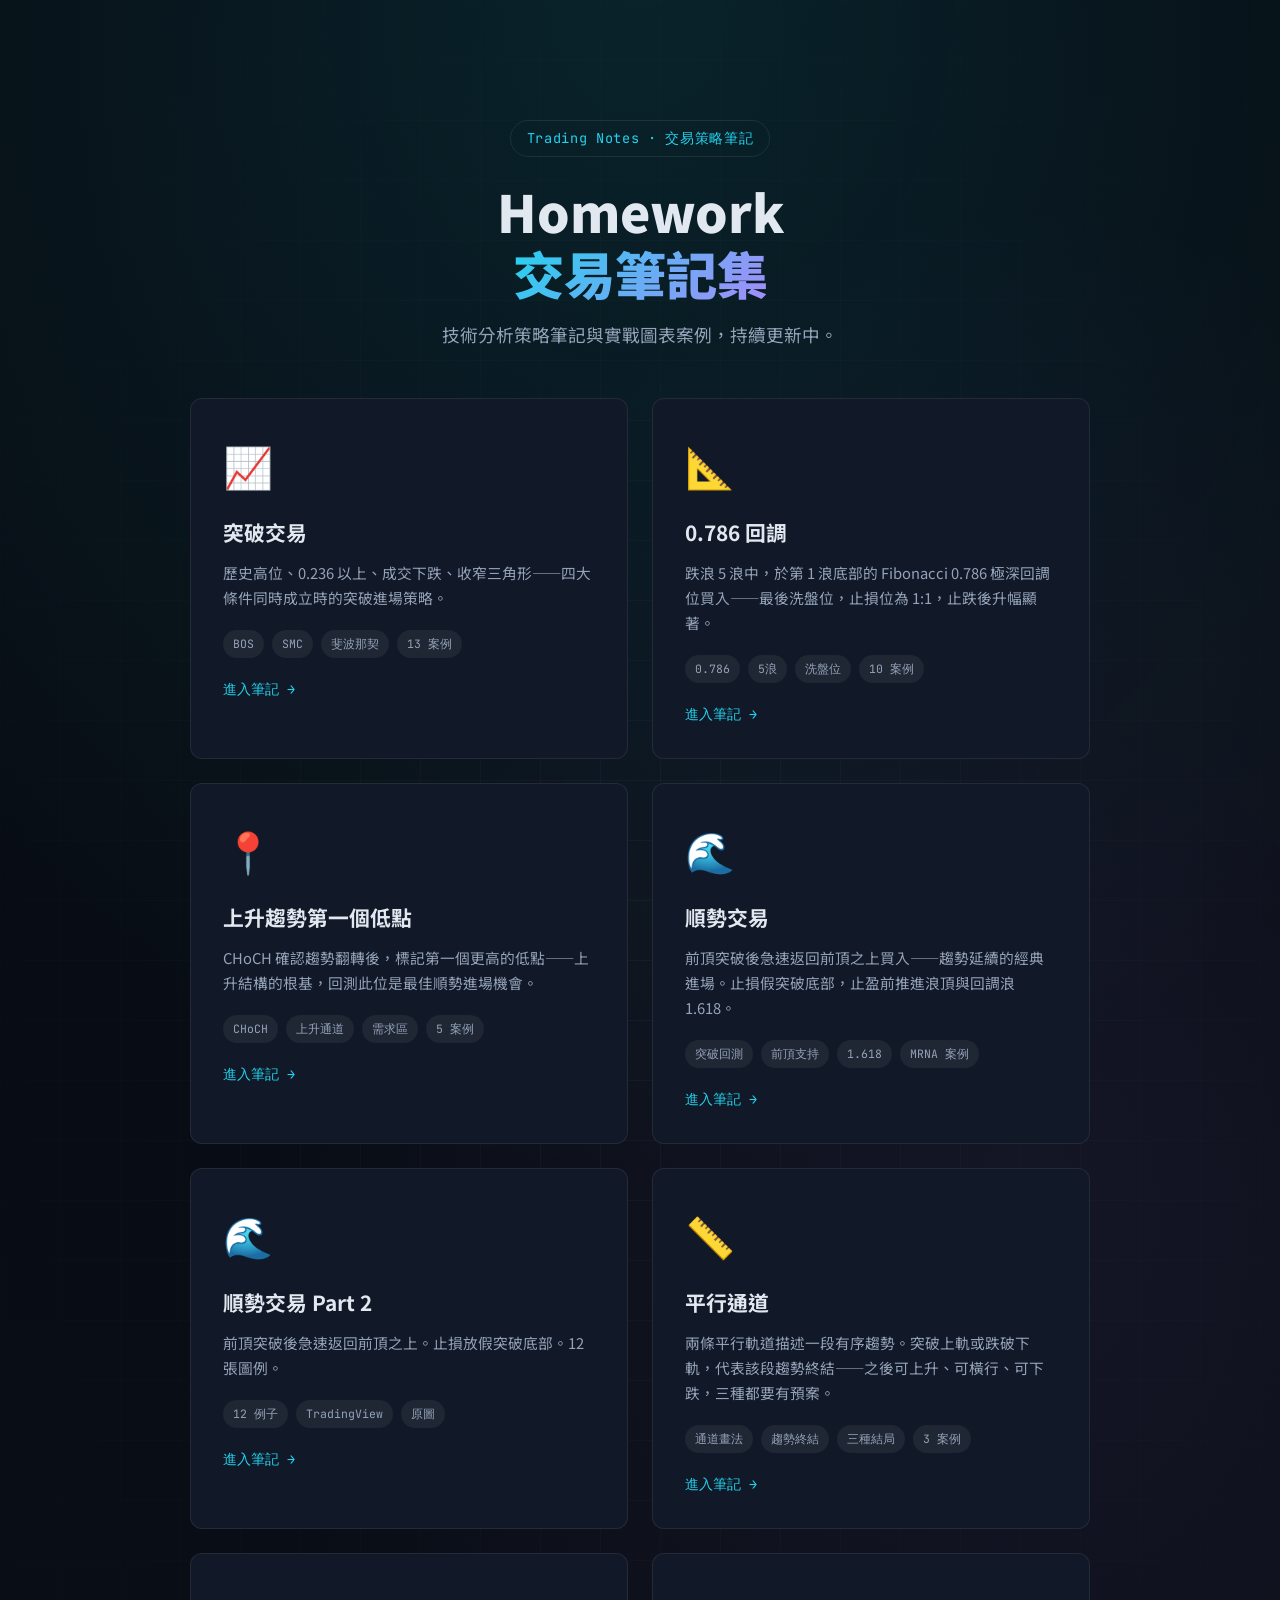
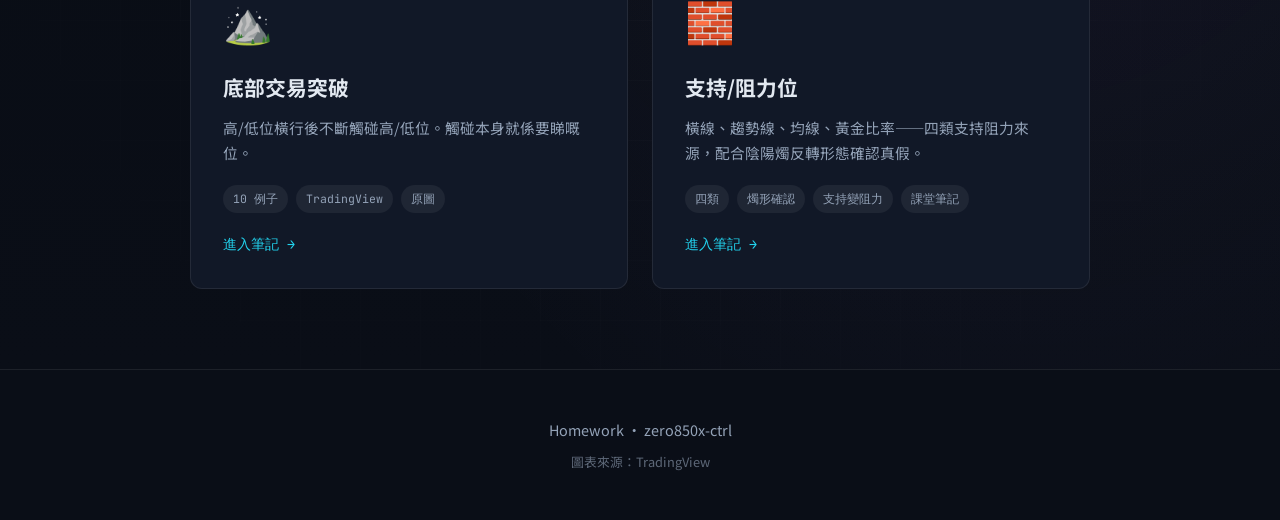
<file: index.html>
<!DOCTYPE html>
<html lang="zh-Hant">
<head>
  <meta charset="UTF-8" />
  <meta name="viewport" content="width=device-width, initial-scale=1.0" />
  <title>Homework · 交易策略筆記</title>
  <link rel="stylesheet" href="styles.css" />
  <link rel="preconnect" href="https://fonts.googleapis.com" />
  <link rel="preconnect" href="https://fonts.gstatic.com" crossorigin />
  <link href="https://fonts.googleapis.com/css2?family=Noto+Sans+TC:wght@300;400;500;700;900&family=JetBrains+Mono:wght@400;600&display=swap" rel="stylesheet" />
  <style>
    .index-hero { min-height: 100vh; display: flex; align-items: center; justify-content: center; padding: 120px 32px 80px; position: relative; overflow: hidden; }
    .index-hero .hero-bg { position: absolute; inset: 0; }
    .index-content { position: relative; max-width: 900px; width: 100%; text-align: center; }
    .index-grid { display: grid; grid-template-columns: repeat(auto-fit, minmax(300px, 1fr)); gap: 24px; margin-top: 48px; text-align: left; }
    .index-card { display: block; text-decoration: none; color: inherit; background: var(--bg-card); border: 1px solid var(--border); border-radius: var(--radius); padding: 32px; transition: transform 0.2s, border-color 0.2s, box-shadow 0.2s; }
    .index-card:hover { transform: translateY(-6px); border-color: rgba(34, 211, 238, 0.4); box-shadow: 0 16px 48px rgba(0, 0, 0, 0.4); }
    .index-card-icon { font-size: 2.5rem; margin-bottom: 16px; }
    .index-card h2 { font-size: 1.3rem; margin-bottom: 10px; }
    .index-card p { color: var(--text-muted); font-size: 0.92rem; margin-bottom: 20px; }
    .index-card-tags { display: flex; flex-wrap: wrap; gap: 8px; }
    .index-card-tags span { font-size: 0.72rem; padding: 4px 10px; border-radius: 999px; background: rgba(255,255,255,0.06); color: var(--text-muted); font-family: var(--mono); }
    .index-card-arrow { margin-top: 20px; color: var(--accent); font-family: var(--mono); font-size: 0.85rem; }
  </style>
</head>
<body>
  <header class="index-hero">
    <div class="hero-bg"></div>
    <div class="index-content">
      <p class="hero-tag">Trading Notes · 交易策略筆記</p>
      <h1 style="font-size:clamp(2rem,5vw,3.2rem);font-weight:900;line-height:1.2;margin-bottom:16px;">
        Homework<br /><span class="gradient-text">交易筆記集</span>
      </h1>
      <p class="hero-desc" style="margin:0 auto;">
        技術分析策略筆記與實戰圖表案例，持續更新中。
      </p>

      <div class="index-grid">
        <a class="index-card" href="突破交易/">
          <div class="index-card-icon">📈</div>
          <h2>突破交易</h2>
          <p>歷史高位、0.236 以上、成交下跌、收窄三角形——四大條件同時成立時的突破進場策略。</p>
          <div class="index-card-tags">
            <span>BOS</span><span>SMC</span><span>斐波那契</span><span>13 案例</span>
          </div>
          <div class="index-card-arrow">進入筆記 →</div>
        </a>

        <a class="index-card" href="0.786回調/">
          <div class="index-card-icon">📐</div>
          <h2>0.786 回調</h2>
          <p>跌浪 5 浪中，於第 1 浪底部的 Fibonacci 0.786 極深回調位買入——最後洗盤位，止損位為 1:1，止跌後升幅顯著。</p>
          <div class="index-card-tags">
            <span>0.786</span><span>5浪</span><span>洗盤位</span><span>10 案例</span>
          </div>
          <div class="index-card-arrow">進入筆記 →</div>
        </a>

        <a class="index-card" href="上升趨勢第一個低點/">
          <div class="index-card-icon">📍</div>
          <h2>上升趨勢第一個低點</h2>
          <p>CHoCH 確認趨勢翻轉後，標記第一個更高的低點——上升結構的根基，回測此位是最佳順勢進場機會。</p>
          <div class="index-card-tags">
            <span>CHoCH</span><span>上升通道</span><span>需求區</span><span>5 案例</span>
          </div>
          <div class="index-card-arrow">進入筆記 →</div>
        </a>

        <a class="index-card" href="順勢交易/">
          <div class="index-card-icon">🌊</div>
          <h2>順勢交易</h2>
          <p>前頂突破後急速返回前頂之上買入——趨勢延續的經典進場。止損假突破底部，止盈前推進浪頂與回調浪 1.618。</p>
          <div class="index-card-tags">
            <span>突破回測</span><span>前頂支持</span><span>1.618</span><span>MRNA 案例</span>
          </div>
          <div class="index-card-arrow">進入筆記 →</div>
        </a>

        <a class="index-card" href="順勢交易part2/">
          <div class="index-card-icon">🌊</div>
          <h2>順勢交易 Part 2</h2>
          <p>前頂突破後急速返回前頂之上。止損放假突破底部。12 張圖例。</p>
          <div class="index-card-tags">
            <span>12 例子</span><span>TradingView</span><span>原圖</span>
          </div>
          <div class="index-card-arrow">進入筆記 →</div>
        </a>

        <a class="index-card" href="平行通道/">
          <div class="index-card-icon">📏</div>
          <h2>平行通道</h2>
          <p>兩條平行軌道描述一段有序趨勢。突破上軌或跌破下軌，代表該段趨勢終結——之後可上升、可橫行、可下跌，三種都要有預案。</p>
          <div class="index-card-tags">
            <span>通道畫法</span><span>趨勢終結</span><span>三種結局</span><span>3 案例</span>
          </div>
          <div class="index-card-arrow">進入筆記 →</div>
        </a>

        <a class="index-card" href="底部交易突破/">
          <div class="index-card-icon">⛰️</div>
          <h2>底部交易突破</h2>
          <p>高/低位橫行後不斷觸碰高/低位。觸碰本身就係要睇嘅位。</p>
          <div class="index-card-tags">
            <span>10 例子</span><span>TradingView</span><span>原圖</span>
          </div>
          <div class="index-card-arrow">進入筆記 →</div>
        </a>

        <a class="index-card" href="支持阻力位/">
          <div class="index-card-icon">🧱</div>
          <h2>支持/阻力位</h2>
          <p>橫線、趨勢線、均線、黃金比率——四類支持阻力來源，配合陰陽燭反轉形態確認真假。</p>
          <div class="index-card-tags">
            <span>四類</span><span>燭形確認</span><span>支持變阻力</span><span>課堂筆記</span>
          </div>
          <div class="index-card-arrow">進入筆記 →</div>
        </a>
      </div>
    </div>
  </header>

  <footer class="footer">
    <div class="container">
      <p>Homework · zero850x-ctrl</p>
      <p class="footer-sub">圖表來源：TradingView</p>
    </div>
  </footer>
</body>
</html>
</file>
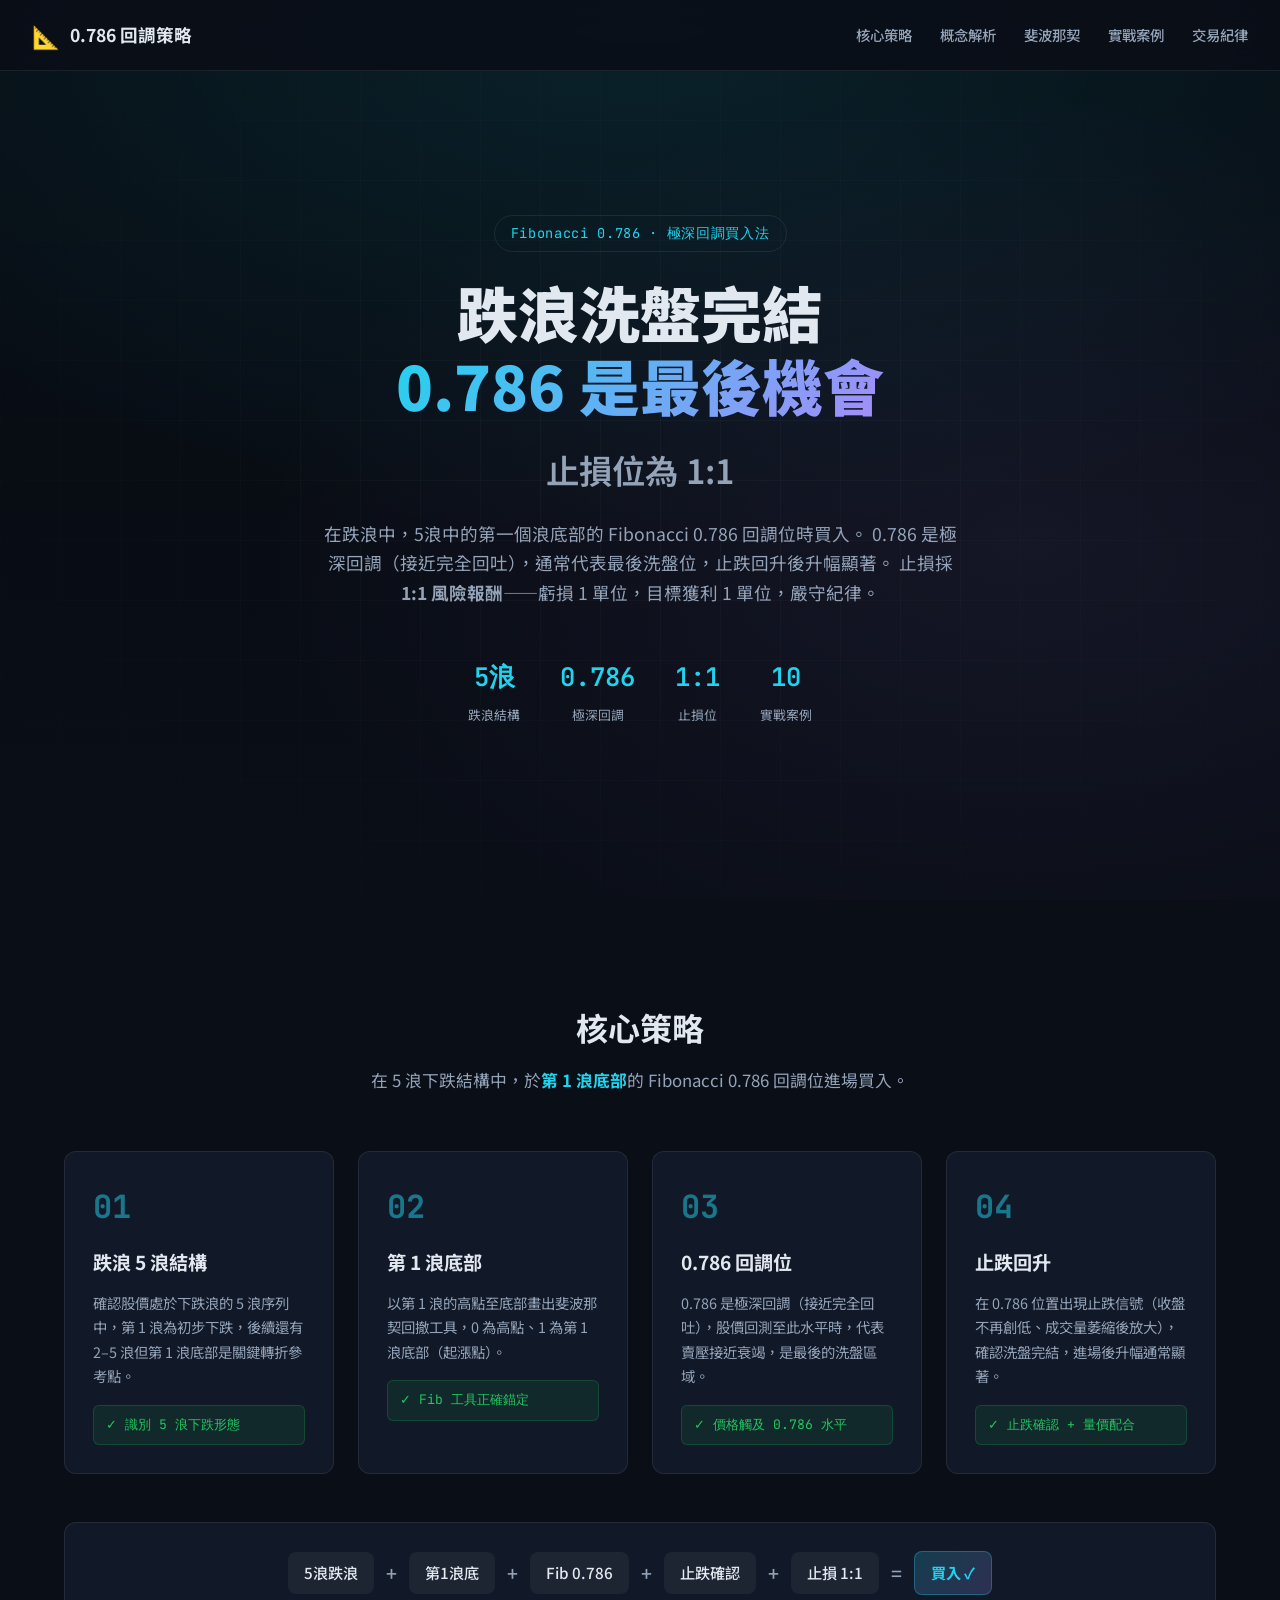
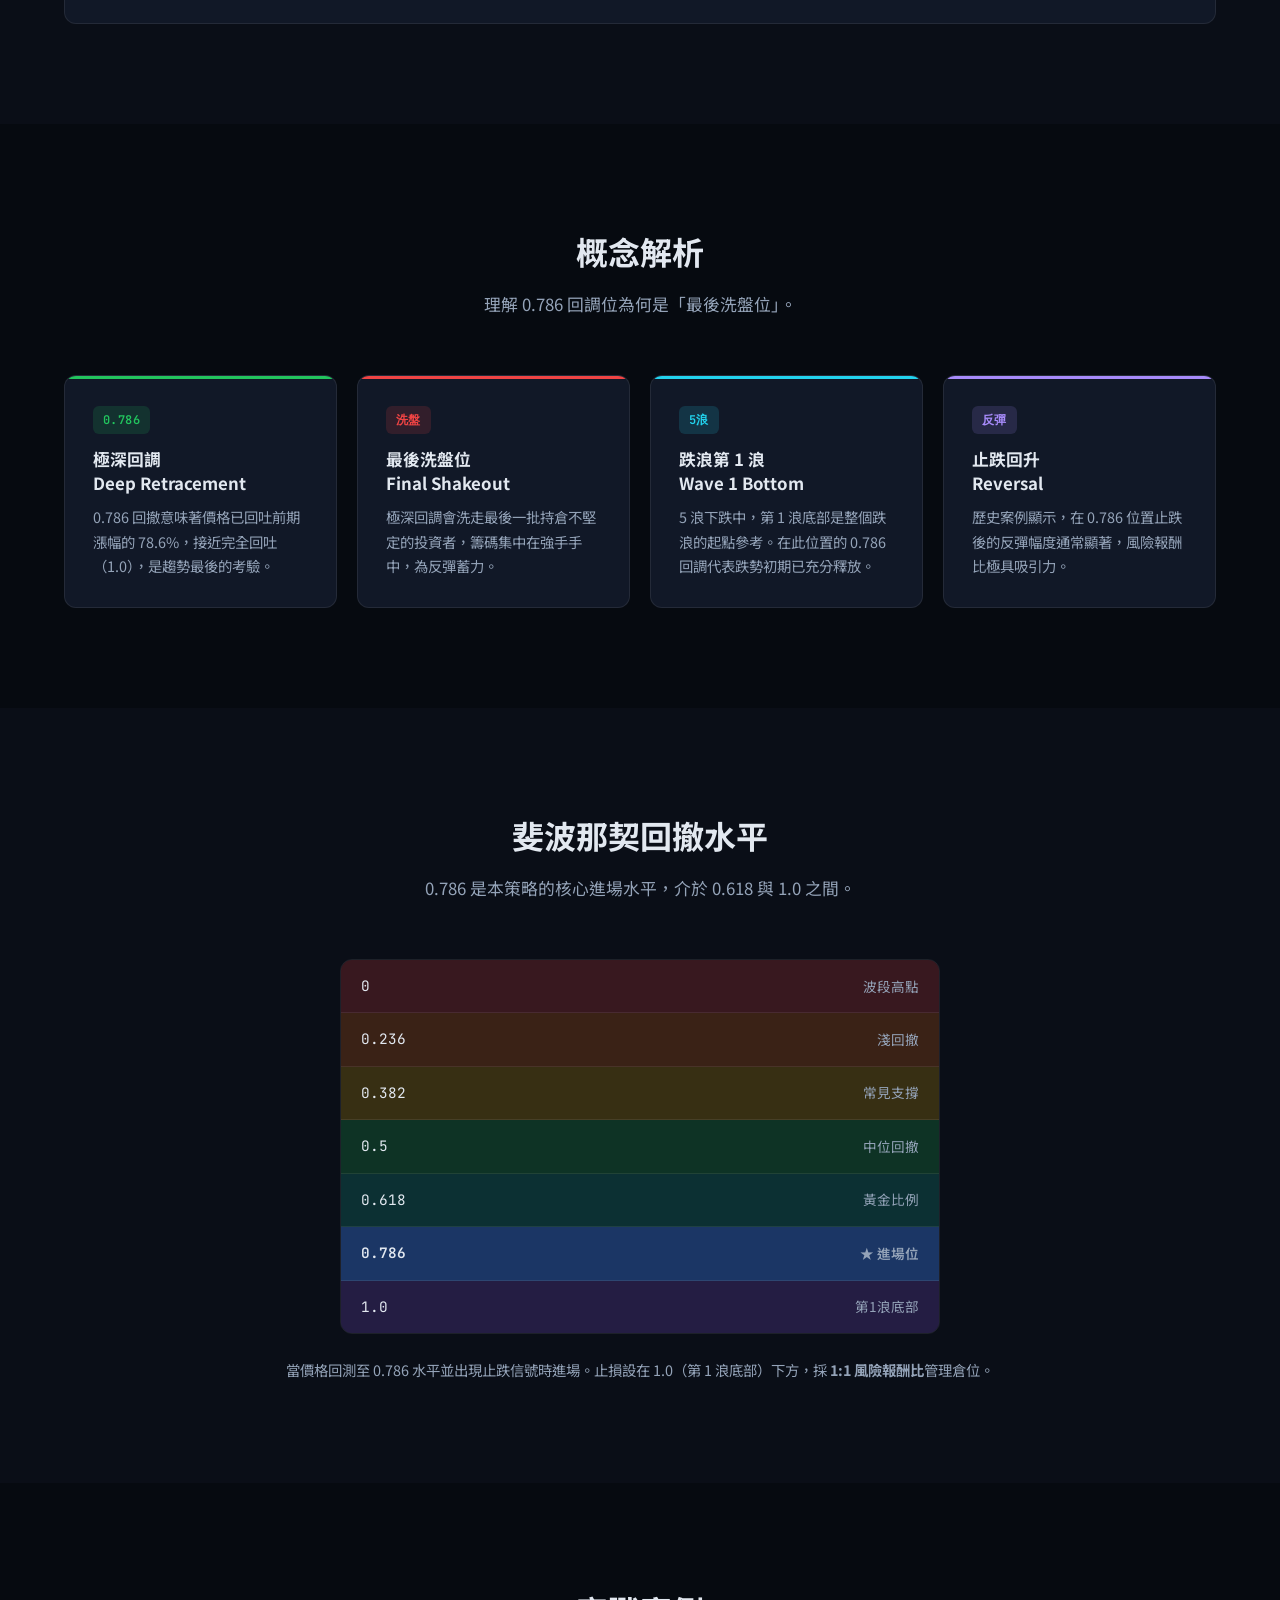
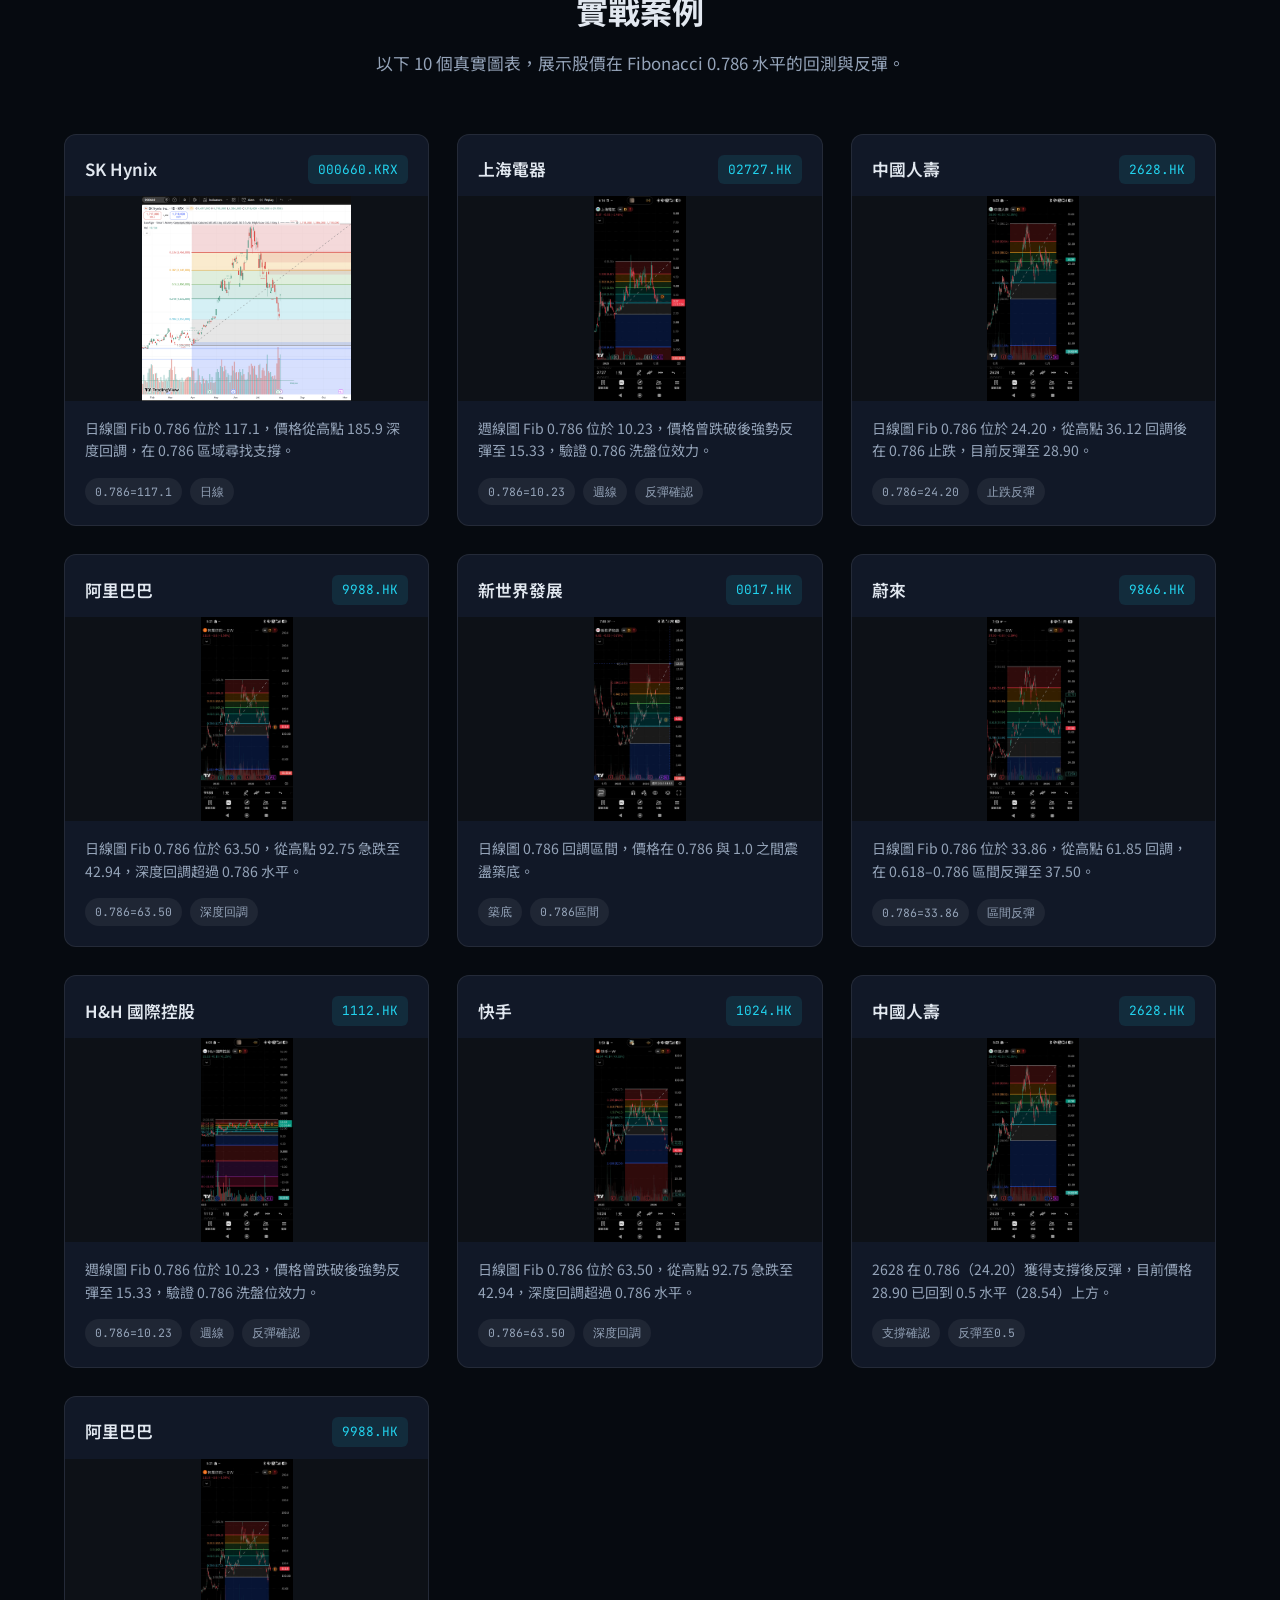
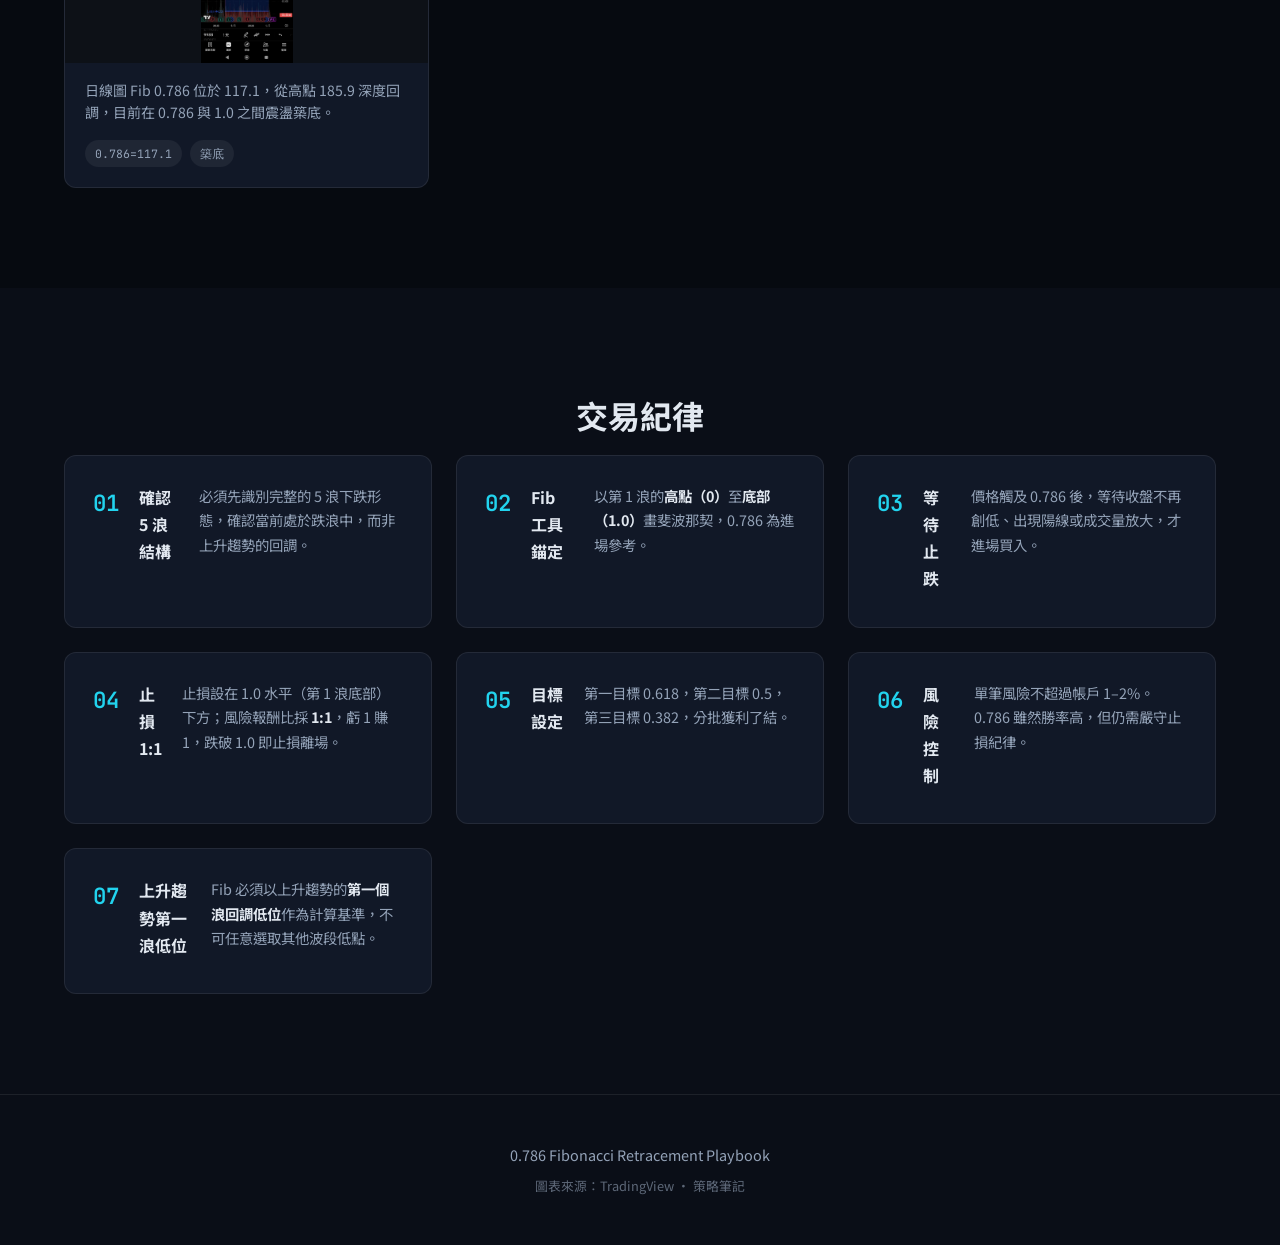
<file: 0.786回調/index.html>
<!DOCTYPE html>
<html lang="zh-Hant">
<head>
  <meta charset="UTF-8" />
  <meta name="viewport" content="width=device-width, initial-scale=1.0" />
  <title>0.786 斐波回調策略 | Fib 0.786 Playbook</title>
  <link rel="stylesheet" href="../styles.css" />
  <link rel="preconnect" href="https://fonts.googleapis.com" />
  <link rel="preconnect" href="https://fonts.gstatic.com" crossorigin />
  <link href="https://fonts.googleapis.com/css2?family=Noto+Sans+TC:wght@300;400;500;700;900&family=JetBrains+Mono:wght@400;600&display=swap" rel="stylesheet" />
</head>
<body>
  <nav class="navbar">
    <div class="nav-brand">
      <span class="brand-icon">📐</span>
      <span>0.786 回調策略</span>
    </div>
    <ul class="nav-links">
      <li><a href="#strategy">核心策略</a></li>
      <li><a href="#concepts">概念解析</a></li>
      <li><a href="#fib">斐波那契</a></li>
      <li><a href="#cases">實戰案例</a></li>
      <li><a href="#rules">交易紀律</a></li>
    </ul>
  </nav>

  <header class="hero">
    <div class="hero-bg"></div>
    <div class="hero-content">
      <p class="hero-tag">Fibonacci 0.786 · 極深回調買入法</p>
      <h1>跌浪洗盤完結<br /><span class="gradient-text">0.786 是最後機會</span><br /><span style="font-size:0.55em;font-weight:600;color:var(--text-muted);margin-top:12px;display:inline-block;">止損位為 1:1</span></h1>
      <p class="hero-desc">
        在跌浪中，5浪中的第一個浪底部的 Fibonacci 0.786 回調位時買入。
        0.786 是極深回調（接近完全回吐），通常代表最後洗盤位，止跌回升後升幅顯著。
        止損採 <strong>1:1 風險報酬</strong>——虧損 1 單位，目標獲利 1 單位，嚴守紀律。
      </p>
      <div class="hero-stats">
        <div class="stat">
          <span class="stat-num">5浪</span>
          <span class="stat-label">跌浪結構</span>
        </div>
        <div class="stat">
          <span class="stat-num">0.786</span>
          <span class="stat-label">極深回調</span>
        </div>
        <div class="stat">
          <span class="stat-num">1:1</span>
          <span class="stat-label">止損位</span>
        </div>
        <div class="stat">
          <span class="stat-num">10</span>
          <span class="stat-label">實戰案例</span>
        </div>
      </div>
    </div>
  </header>

  <section id="strategy" class="section">
    <div class="container">
      <h2 class="section-title">核心策略</h2>
      <p class="section-lead">
        在 5 浪下跌結構中，於<strong>第 1 浪底部</strong>的 Fibonacci 0.786 回調位進場買入。
      </p>
      <div class="conditions-grid">
        <article class="condition-card">
          <div class="condition-num">01</div>
          <h3>跌浪 5 浪結構</h3>
          <p>確認股價處於下跌浪的 5 浪序列中，第 1 浪為初步下跌，後續還有 2–5 浪但第 1 浪底部是關鍵轉折參考點。</p>
          <div class="condition-check">✓ 識別 5 浪下跌形態</div>
        </article>
        <article class="condition-card">
          <div class="condition-num">02</div>
          <h3>第 1 浪底部</h3>
          <p>以第 1 浪的高點至底部畫出斐波那契回撤工具，0 為高點、1 為第 1 浪底部（起漲點）。</p>
          <div class="condition-check">✓ Fib 工具正確錨定</div>
        </article>
        <article class="condition-card">
          <div class="condition-num">03</div>
          <h3>0.786 回調位</h3>
          <p>0.786 是極深回調（接近完全回吐），股價回測至此水平時，代表賣壓接近衰竭，是最後的洗盤區域。</p>
          <div class="condition-check">✓ 價格觸及 0.786 水平</div>
        </article>
        <article class="condition-card">
          <div class="condition-num">04</div>
          <h3>止跌回升</h3>
          <p>在 0.786 位置出現止跌信號（收盤不再創低、成交量萎縮後放大），確認洗盤完結，進場後升幅通常顯著。</p>
          <div class="condition-check">✓ 止跌確認 + 量價配合</div>
        </article>
      </div>
      <div class="conditions-formula">
        <span>5浪跌浪</span>
        <span class="plus">+</span>
        <span>第1浪底</span>
        <span class="plus">+</span>
        <span>Fib 0.786</span>
        <span class="plus">+</span>
        <span>止跌確認</span>
        <span class="plus">+</span>
        <span>止損 1:1</span>
        <span class="equals">=</span>
        <span class="result">買入 ✓</span>
      </div>
    </div>
  </section>

  <section id="concepts" class="section section-dark">
    <div class="container">
      <h2 class="section-title">概念解析</h2>
      <p class="section-lead">理解 0.786 回調位為何是「最後洗盤位」。</p>
      <div class="smc-grid">
        <div class="smc-item bos">
          <span class="smc-badge">0.786</span>
          <h3>極深回調<br />Deep Retracement</h3>
          <p>0.786 回撤意味著價格已回吐前期漲幅的 78.6%，接近完全回吐（1.0），是趨勢最後的考驗。</p>
        </div>
        <div class="smc-item choch">
          <span class="smc-badge">洗盤</span>
          <h3>最後洗盤位<br />Final Shakeout</h3>
          <p>極深回調會洗走最後一批持倉不堅定的投資者，籌碼集中在強手手中，為反彈蓄力。</p>
        </div>
        <div class="smc-item eq">
          <span class="smc-badge">5浪</span>
          <h3>跌浪第 1 浪<br />Wave 1 Bottom</h3>
          <p>5 浪下跌中，第 1 浪底部是整個跌浪的起點參考。在此位置的 0.786 回調代表跌勢初期已充分釋放。</p>
        </div>
        <div class="smc-item zone">
          <span class="smc-badge">反彈</span>
          <h3>止跌回升<br />Reversal</h3>
          <p>歷史案例顯示，在 0.786 位置止跌後的反彈幅度通常顯著，風險報酬比極具吸引力。</p>
        </div>
      </div>
    </div>
  </section>

  <section id="fib" class="section">
    <div class="container">
      <h2 class="section-title">斐波那契回撤水平</h2>
      <p class="section-lead">0.786 是本策略的核心進場水平，介於 0.618 與 1.0 之間。</p>
      <div class="fib-visual">
        <div class="fib-bar" style="--color:#ef4444"><span>0</span><span>波段高點</span></div>
        <div class="fib-bar" style="--color:#f97316"><span>0.236</span><span>淺回撤</span></div>
        <div class="fib-bar" style="--color:#eab308"><span>0.382</span><span>常見支撐</span></div>
        <div class="fib-bar" style="--color:#22c55e"><span>0.5</span><span>中位回撤</span></div>
        <div class="fib-bar" style="--color:#14b8a6"><span>0.618</span><span>黃金比例</span></div>
        <div class="fib-bar highlight" style="--color:#3b82f6"><span>0.786</span><span>★ 進場位</span></div>
        <div class="fib-bar" style="--color:#8b5cf6"><span>1.0</span><span>第1浪底部</span></div>
      </div>
      <p class="fib-note">
        當價格回測至 0.786 水平並出現止跌信號時進場。止損設在 1.0（第 1 浪底部）下方，採 <strong>1:1 風險報酬比</strong>管理倉位。
      </p>
    </div>
  </section>

  <section id="cases" class="section section-dark">
    <div class="container">
      <h2 class="section-title">實戰案例</h2>
      <p class="section-lead">以下 10 個真實圖表，展示股價在 Fibonacci 0.786 水平的回測與反彈。</p>

      <div class="cases-grid">
        <article class="case-card">
          <div class="case-header">
            <h3>SK Hynix</h3>
            <span class="ticker">000660.KRX</span>
          </div>
          <div class="case-chart">
            <img src="../images/fib0786/9988-hk.png" alt="SK Hynix 000660 0.786 回調" loading="lazy" />
          </div>
          <p>日線圖 Fib 0.786 位於 117.1，價格從高點 185.9 深度回調，在 0.786 區域尋找支撐。</p>
          <div class="case-tags"><span>0.786=117.1</span><span>日線</span></div>
        </article>

        <article class="case-card">
          <div class="case-header">
            <h3>上海電器</h3>
            <span class="ticker">02727.HK</span>
          </div>
          <div class="case-chart">
            <img src="../images/fib0786/1112-hk.png" alt="上海電器 02727 0.786 回調" loading="lazy" />
          </div>
          <p>週線圖 Fib 0.786 位於 10.23，價格曾跌破後強勢反彈至 15.33，驗證 0.786 洗盤位效力。</p>
          <div class="case-tags"><span>0.786=10.23</span><span>週線</span><span>反彈確認</span></div>
        </article>

        <article class="case-card">
          <div class="case-header">
            <h3>中國人壽</h3>
            <span class="ticker">2628.HK</span>
          </div>
          <div class="case-chart">
            <img src="../images/fib0786/2628-hk.png" alt="中國人壽 2628 0.786 回調" loading="lazy" />
          </div>
          <p>日線圖 Fib 0.786 位於 24.20，從高點 36.12 回調後在 0.786 止跌，目前反彈至 28.90。</p>
          <div class="case-tags"><span>0.786=24.20</span><span>止跌反彈</span></div>
        </article>

        <article class="case-card">
          <div class="case-header">
            <h3>阿里巴巴</h3>
            <span class="ticker">9988.HK</span>
          </div>
          <div class="case-chart">
            <img src="../images/fib0786/1024-hk.png" alt="阿里巴巴 9988 0.786 回調" loading="lazy" />
          </div>
          <p>日線圖 Fib 0.786 位於 63.50，從高點 92.75 急跌至 42.94，深度回調超過 0.786 水平。</p>
          <div class="case-tags"><span>0.786=63.50</span><span>深度回調</span></div>
        </article>

        <article class="case-card">
          <div class="case-header">
            <h3>新世界發展</h3>
            <span class="ticker">0017.HK</span>
          </div>
          <div class="case-chart">
            <img src="../images/fib0786/9988-hk-2.png" alt="新世界發展 0017 0.786 回調" loading="lazy" />
          </div>
          <p>日線圖 0.786 回調區間，價格在 0.786 與 1.0 之間震盪築底。</p>
          <div class="case-tags"><span>築底</span><span>0.786區間</span></div>
        </article>

        <article class="case-card">
          <div class="case-header">
            <h3>蔚來</h3>
            <span class="ticker">9866.HK</span>
          </div>
          <div class="case-chart">
            <img src="../images/fib0786/9866-hk.png" alt="蔚來 9866 0.786 回調" loading="lazy" />
          </div>
          <p>日線圖 Fib 0.786 位於 33.86，從高點 61.85 回調，在 0.618–0.786 區間反彈至 37.50。</p>
          <div class="case-tags"><span>0.786=33.86</span><span>區間反彈</span></div>
        </article>

        <article class="case-card">
          <div class="case-header">
            <h3>H&amp;H 國際控股</h3>
            <span class="ticker">1112.HK</span>
          </div>
          <div class="case-chart">
            <img src="../images/fib0786/2628-hk-2.png" alt="H&H 1112 0.786 回調" loading="lazy" />
          </div>
          <p>週線圖 Fib 0.786 位於 10.23，價格曾跌破後強勢反彈至 15.33，驗證 0.786 洗盤位效力。</p>
          <div class="case-tags"><span>0.786=10.23</span><span>週線</span><span>反彈確認</span></div>
        </article>

        <article class="case-card">
          <div class="case-header">
            <h3>快手</h3>
            <span class="ticker">1024.HK</span>
          </div>
          <div class="case-chart">
            <img src="../images/fib0786/000660-krx.png" alt="快手 1024 0.786 回調" loading="lazy" />
          </div>
          <p>日線圖 Fib 0.786 位於 63.50，從高點 92.75 急跌至 42.94，深度回調超過 0.786 水平。</p>
          <div class="case-tags"><span>0.786=63.50</span><span>深度回調</span></div>
        </article>

        <article class="case-card">
          <div class="case-header">
            <h3>中國人壽</h3>
            <span class="ticker">2628.HK</span>
          </div>
          <div class="case-chart">
            <img src="../images/fib0786/02727-hk.png" alt="中國人壽 2628 0.786 回調" loading="lazy" />
          </div>
          <p>2628 在 0.786（24.20）獲得支撐後反彈，目前價格 28.90 已回到 0.5 水平（28.54）上方。</p>
          <div class="case-tags"><span>支撐確認</span><span>反彈至0.5</span></div>
        </article>

        <article class="case-card">
          <div class="case-header">
            <h3>阿里巴巴</h3>
            <span class="ticker">9988.HK</span>
          </div>
          <div class="case-chart">
            <img src="../images/fib0786/0017-hk.png" alt="阿里巴巴 9988 0.786 回調" loading="lazy" />
          </div>
          <p>日線圖 Fib 0.786 位於 117.1，從高點 185.9 深度回調，目前在 0.786 與 1.0 之間震盪築底。</p>
          <div class="case-tags"><span>0.786=117.1</span><span>築底</span></div>
        </article>
      </div>
    </div>
  </section>

  <section id="rules" class="section">
    <div class="container">
      <h2 class="section-title">交易紀律</h2>
      <div class="rules-grid">
        <div class="rule">
          <span class="rule-num">01</span>
          <h3>確認 5 浪結構</h3>
          <p>必須先識別完整的 5 浪下跌形態，確認當前處於跌浪中，而非上升趨勢的回調。</p>
        </div>
        <div class="rule">
          <span class="rule-num">02</span>
          <h3>Fib 工具錨定</h3>
          <p>以第 1 浪的<strong>高點（0）</strong>至<strong>底部（1.0）</strong>畫斐波那契，0.786 為進場參考。</p>
        </div>
        <div class="rule">
          <span class="rule-num">03</span>
          <h3>等待止跌</h3>
          <p>價格觸及 0.786 後，等待收盤不再創低、出現陽線或成交量放大，才進場買入。</p>
        </div>
        <div class="rule">
          <span class="rule-num">04</span>
          <h3>止損 1:1</h3>
          <p>止損設在 1.0 水平（第 1 浪底部）下方；風險報酬比採 <strong>1:1</strong>，虧 1 賺 1，跌破 1.0 即止損離場。</p>
        </div>
        <div class="rule">
          <span class="rule-num">05</span>
          <h3>目標設定</h3>
          <p>第一目標 0.618，第二目標 0.5，第三目標 0.382，分批獲利了結。</p>
        </div>
        <div class="rule">
          <span class="rule-num">06</span>
          <h3>風險控制</h3>
          <p>單筆風險不超過帳戶 1–2%。0.786 雖然勝率高，但仍需嚴守止損紀律。</p>
        </div>
        <div class="rule">
          <span class="rule-num">07</span>
          <h3>上升趨勢第一浪低位</h3>
          <p>Fib 必須以上升趨勢的<strong>第一個浪回調低位</strong>作為計算基準，不可任意選取其他波段低點。</p>
        </div>
      </div>
    </div>
  </section>

  <footer class="footer">
    <div class="container">
      <p>0.786 Fibonacci Retracement Playbook</p>
      <p class="footer-sub">圖表來源：TradingView · 策略筆記</p>
    </div>
  </footer>

  <script src="../script.js"></script>
</body>
</html>
</file>
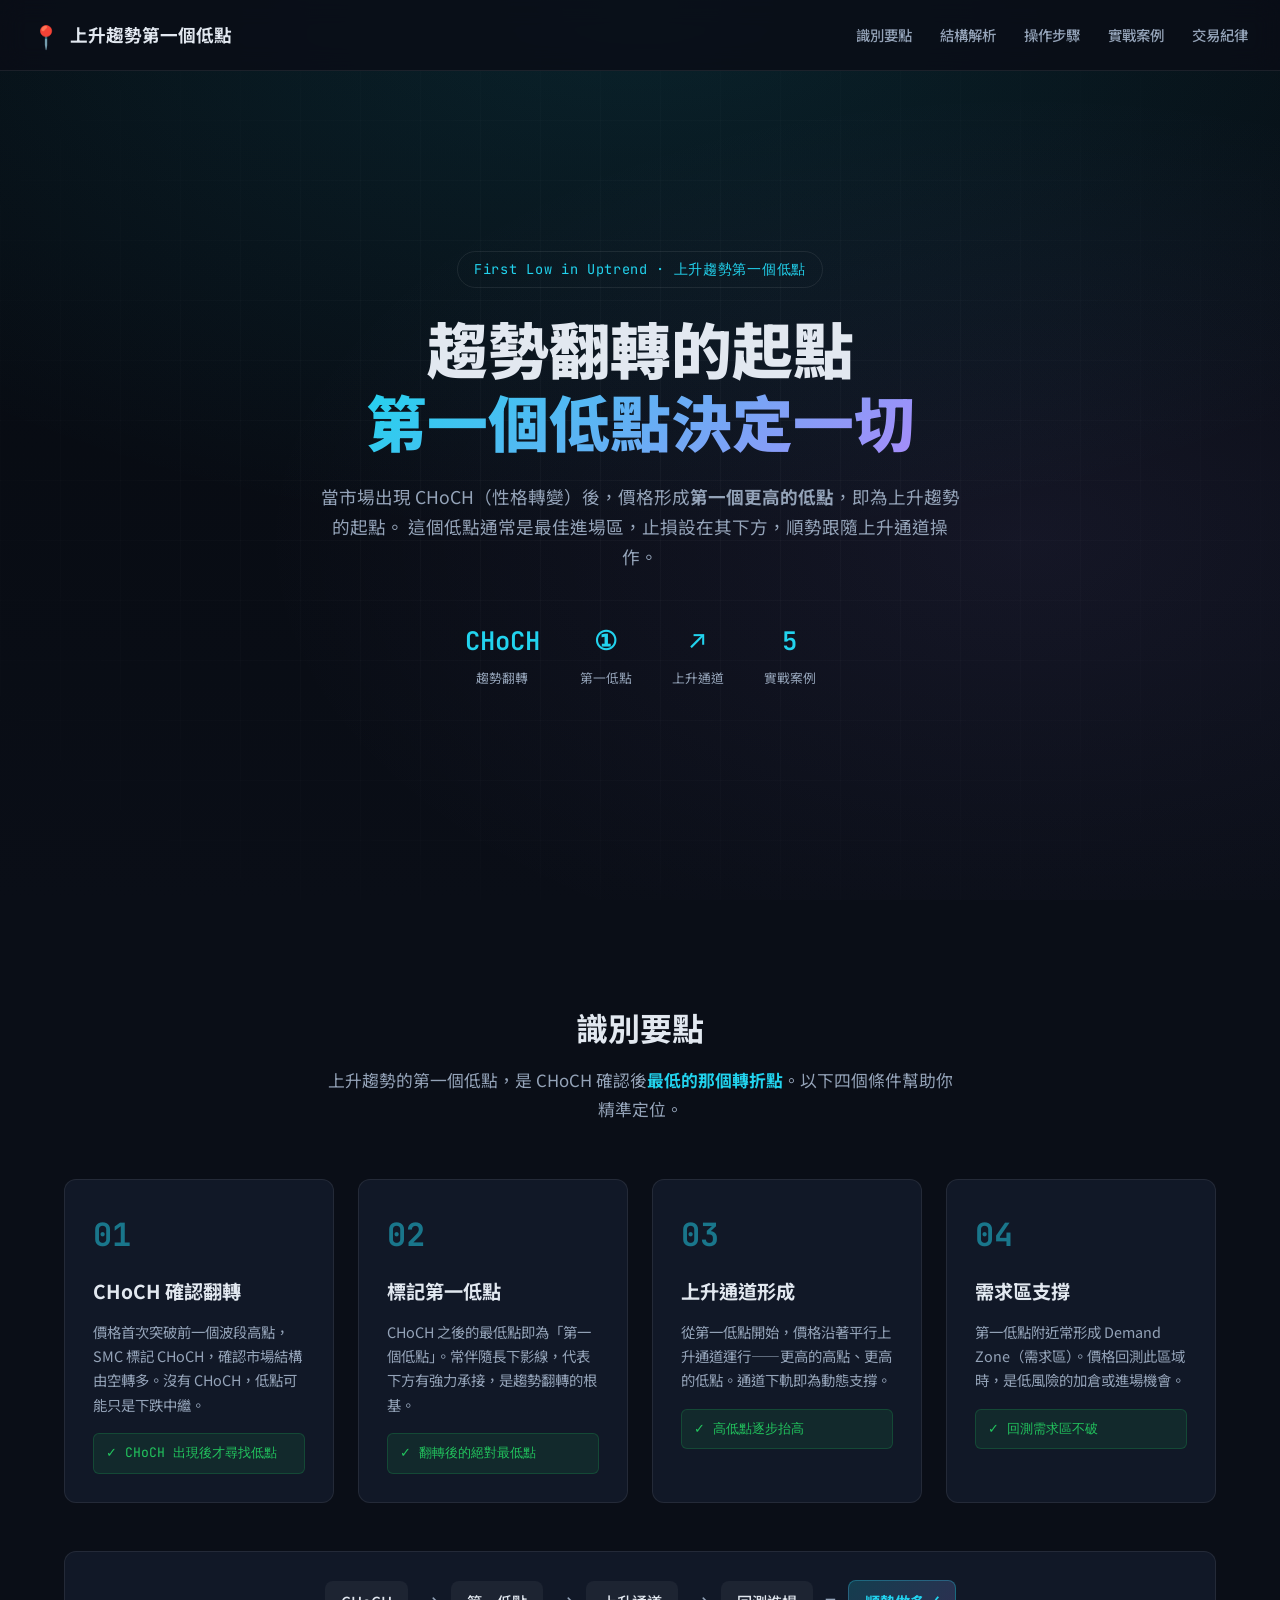
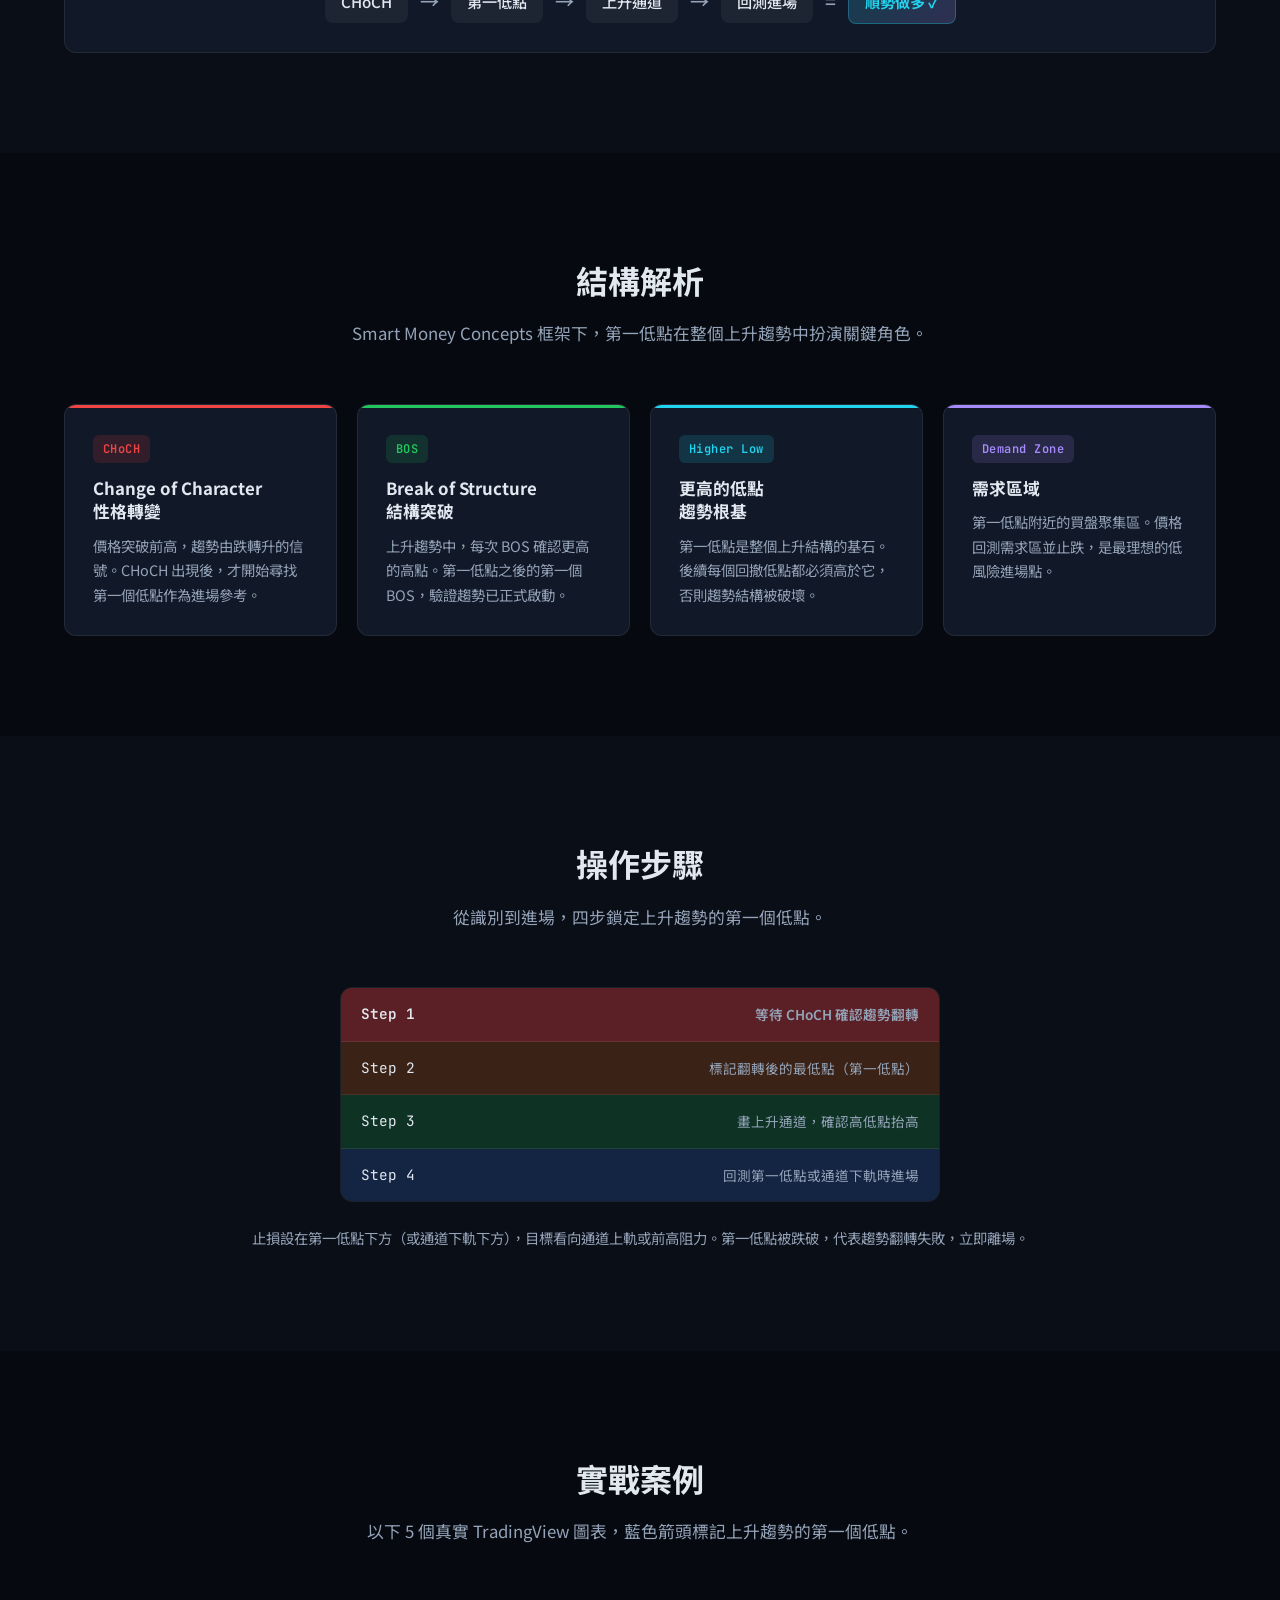
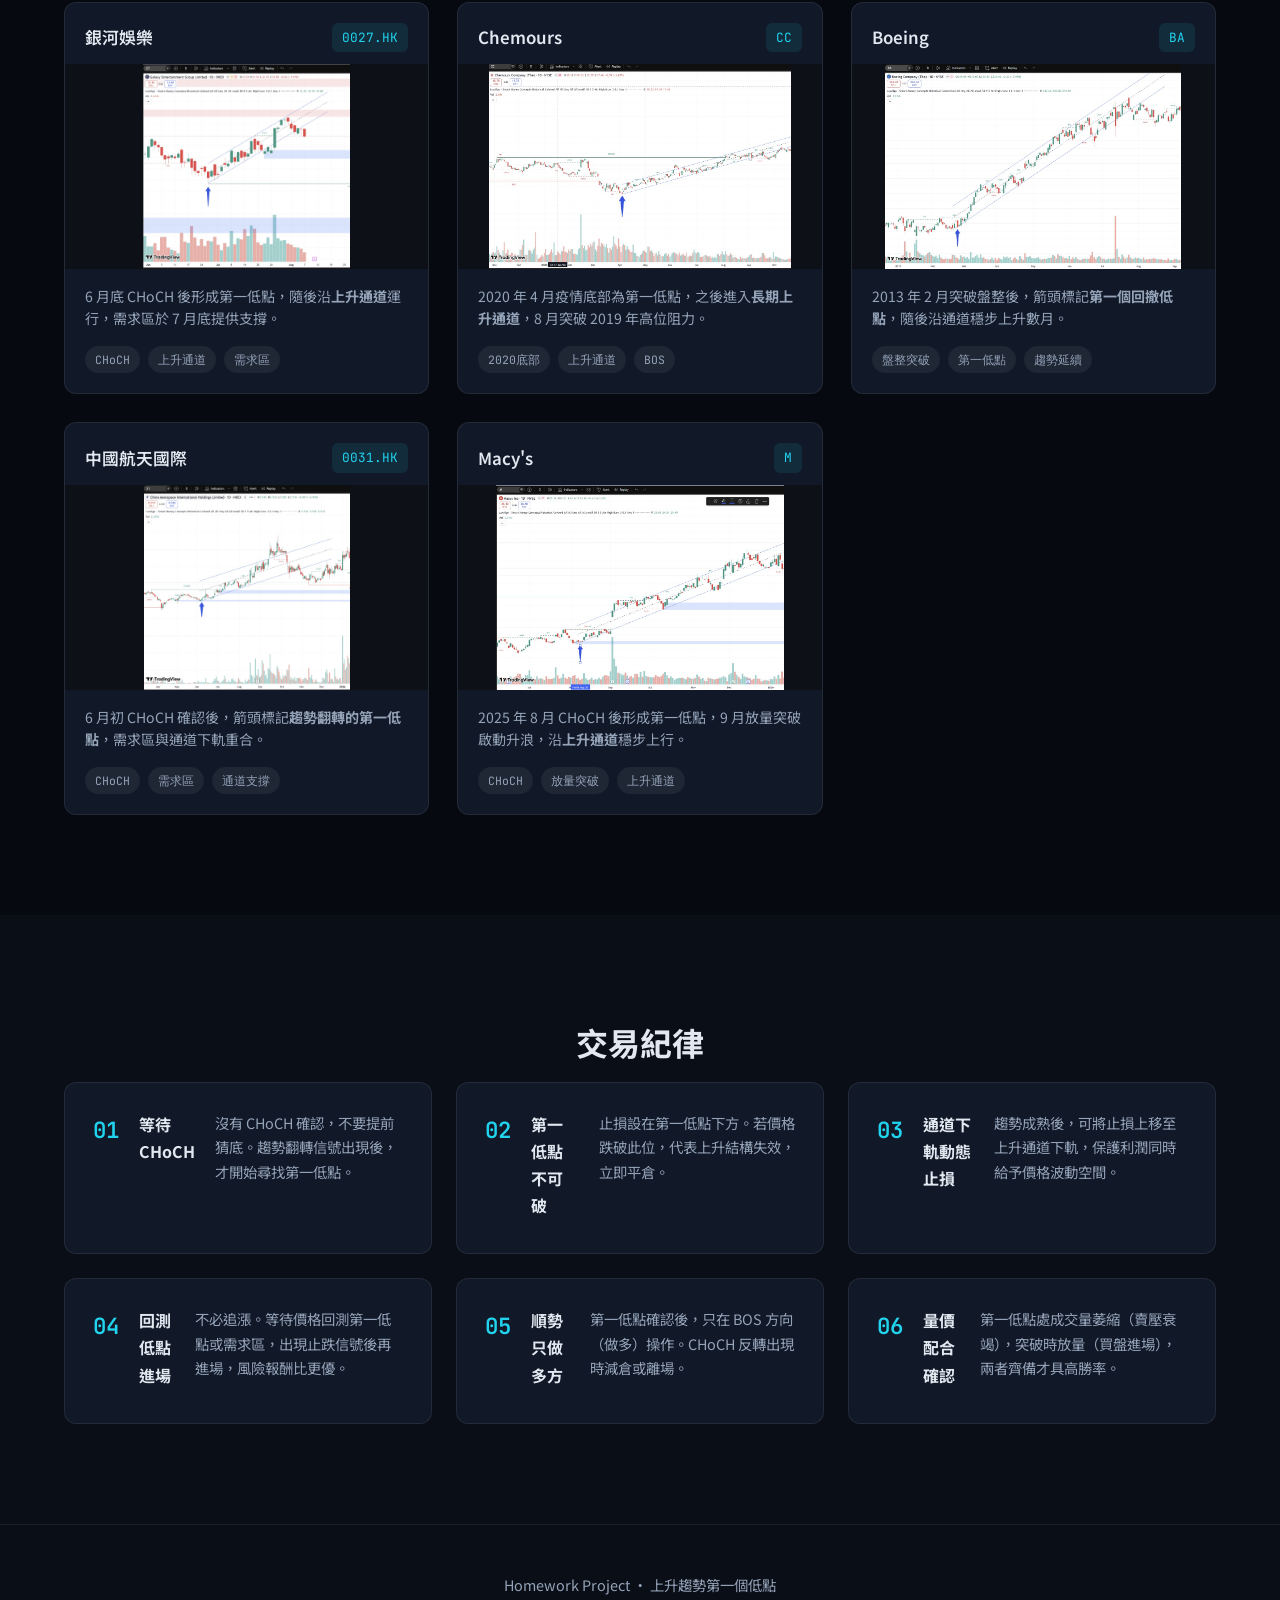
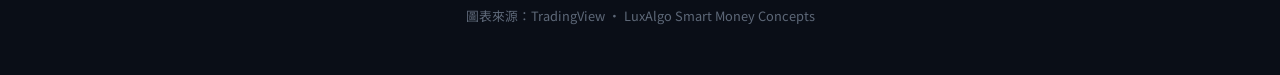
<file: 上升趨勢第一個低點/index.html>
<!DOCTYPE html>
<html lang="zh-Hant">
<head>
  <meta charset="UTF-8" />
  <meta name="viewport" content="width=device-width, initial-scale=1.0" />
  <title>上升趨勢第一個低點 | First Low in Uptrend</title>
  <link rel="stylesheet" href="../styles.css" />
  <link rel="preconnect" href="https://fonts.googleapis.com" />
  <link rel="preconnect" href="https://fonts.gstatic.com" crossorigin />
  <link href="https://fonts.googleapis.com/css2?family=Noto+Sans+TC:wght@300;400;500;700;900&family=JetBrains+Mono:wght@400;600&display=swap" rel="stylesheet" />
</head>
<body>
  <nav class="navbar">
    <div class="nav-brand">
      <span class="brand-icon">📍</span>
      <span>上升趨勢第一個低點</span>
    </div>
    <ul class="nav-links">
      <li><a href="#conditions">識別要點</a></li>
      <li><a href="#concepts">結構解析</a></li>
      <li><a href="#steps">操作步驟</a></li>
      <li><a href="#cases">實戰案例</a></li>
      <li><a href="#rules">交易紀律</a></li>
    </ul>
  </nav>

  <header class="hero">
    <div class="hero-bg"></div>
    <div class="hero-content">
      <p class="hero-tag">First Low in Uptrend · 上升趨勢第一個低點</p>
      <h1>趨勢翻轉的起點<br /><span class="gradient-text">第一個低點決定一切</span></h1>
      <p class="hero-desc">
        當市場出現 CHoCH（性格轉變）後，價格形成<strong>第一個更高的低點</strong>，即為上升趨勢的起點。
        這個低點通常是最佳進場區，止損設在其下方，順勢跟隨上升通道操作。
      </p>
      <div class="hero-stats">
        <div class="stat">
          <span class="stat-num">CHoCH</span>
          <span class="stat-label">趨勢翻轉</span>
        </div>
        <div class="stat">
          <span class="stat-num">①</span>
          <span class="stat-label">第一低點</span>
        </div>
        <div class="stat">
          <span class="stat-num">↗</span>
          <span class="stat-label">上升通道</span>
        </div>
        <div class="stat">
          <span class="stat-num">5</span>
          <span class="stat-label">實戰案例</span>
        </div>
      </div>
    </div>
  </header>

  <section id="conditions" class="section">
    <div class="container">
      <h2 class="section-title">識別要點</h2>
      <p class="section-lead">
        上升趨勢的第一個低點，是 CHoCH 確認後<strong>最低的那個轉折點</strong>。以下四個條件幫助你精準定位。
      </p>
      <div class="conditions-grid">
        <article class="condition-card">
          <div class="condition-num">01</div>
          <h3>CHoCH 確認翻轉</h3>
          <p>價格首次突破前一個波段高點，SMC 標記 CHoCH，確認市場結構由空轉多。沒有 CHoCH，低點可能只是下跌中繼。</p>
          <div class="condition-check">✓ CHoCH 出現後才尋找低點</div>
        </article>
        <article class="condition-card">
          <div class="condition-num">02</div>
          <h3>標記第一低點</h3>
          <p>CHoCH 之後的最低點即為「第一個低點」。常伴隨長下影線，代表下方有強力承接，是趨勢翻轉的根基。</p>
          <div class="condition-check">✓ 翻轉後的絕對最低點</div>
        </article>
        <article class="condition-card">
          <div class="condition-num">03</div>
          <h3>上升通道形成</h3>
          <p>從第一低點開始，價格沿著平行上升通道運行——更高的高點、更高的低點。通道下軌即為動態支撐。</p>
          <div class="condition-check">✓ 高低點逐步抬高</div>
        </article>
        <article class="condition-card">
          <div class="condition-num">04</div>
          <h3>需求區支撐</h3>
          <p>第一低點附近常形成 Demand Zone（需求區）。價格回測此區域時，是低風險的加倉或進場機會。</p>
          <div class="condition-check">✓ 回測需求區不破</div>
        </article>
      </div>
      <div class="conditions-formula">
        <span>CHoCH</span>
        <span class="plus">→</span>
        <span>第一低點</span>
        <span class="plus">→</span>
        <span>上升通道</span>
        <span class="plus">→</span>
        <span>回測進場</span>
        <span class="equals">=</span>
        <span class="result">順勢做多 ✓</span>
      </div>
    </div>
  </section>

  <section id="concepts" class="section section-dark">
    <div class="container">
      <h2 class="section-title">結構解析</h2>
      <p class="section-lead">Smart Money Concepts 框架下，第一低點在整個上升趨勢中扮演關鍵角色。</p>
      <div class="smc-grid">
        <div class="smc-item choch">
          <span class="smc-badge">CHoCH</span>
          <h3>Change of Character<br />性格轉變</h3>
          <p>價格突破前高，趨勢由跌轉升的信號。CHoCH 出現後，才開始尋找第一個低點作為進場參考。</p>
        </div>
        <div class="smc-item bos">
          <span class="smc-badge">BOS</span>
          <h3>Break of Structure<br />結構突破</h3>
          <p>上升趨勢中，每次 BOS 確認更高的高點。第一低點之後的第一個 BOS，驗證趨勢已正式啟動。</p>
        </div>
        <div class="smc-item eq">
          <span class="smc-badge">Higher Low</span>
          <h3>更高的低點<br />趨勢根基</h3>
          <p>第一低點是整個上升結構的基石。後續每個回撤低點都必須高於它，否則趨勢結構被破壞。</p>
        </div>
        <div class="smc-item zone">
          <span class="smc-badge">Demand Zone</span>
          <h3>需求區域</h3>
          <p>第一低點附近的買盤聚集區。價格回測需求區並止跌，是最理想的低風險進場點。</p>
        </div>
      </div>
    </div>
  </section>

  <section id="steps" class="section">
    <div class="container">
      <h2 class="section-title">操作步驟</h2>
      <p class="section-lead">從識別到進場，四步鎖定上升趨勢的第一個低點。</p>
      <div class="fib-visual">
        <div class="fib-bar highlight" style="--color:#ef4444"><span>Step 1</span><span>等待 CHoCH 確認趨勢翻轉</span></div>
        <div class="fib-bar" style="--color:#f97316"><span>Step 2</span><span>標記翻轉後的最低點（第一低點）</span></div>
        <div class="fib-bar" style="--color:#22c55e"><span>Step 3</span><span>畫上升通道，確認高低點抬高</span></div>
        <div class="fib-bar" style="--color:#3b82f6"><span>Step 4</span><span>回測第一低點或通道下軌時進場</span></div>
      </div>
      <p class="fib-note">
        止損設在第一低點下方（或通道下軌下方），目標看向通道上軌或前高阻力。第一低點被跌破，代表趨勢翻轉失敗，立即離場。
      </p>
    </div>
  </section>

  <section id="cases" class="section section-dark">
    <div class="container">
      <h2 class="section-title">實戰案例</h2>
      <p class="section-lead">以下 5 個真實 TradingView 圖表，藍色箭頭標記上升趨勢的第一個低點。</p>

      <div class="cases-grid">
        <article class="case-card">
          <div class="case-header">
            <h3>銀河娛樂</h3>
            <span class="ticker">0027.HK</span>
          </div>
          <div class="case-chart">
            <img src="../images/firstlow/0027-hk.png" alt="銀河娛樂 0027 第一低點" loading="lazy" />
          </div>
          <p>6 月底 CHoCH 後形成第一低點，隨後沿<strong>上升通道</strong>運行，需求區於 7 月底提供支撐。</p>
          <div class="case-tags"><span>CHoCH</span><span>上升通道</span><span>需求區</span></div>
        </article>

        <article class="case-card">
          <div class="case-header">
            <h3>Chemours</h3>
            <span class="ticker">CC</span>
          </div>
          <div class="case-chart">
            <img src="../images/firstlow/cc.png" alt="Chemours CC 第一低點" loading="lazy" />
          </div>
          <p>2020 年 4 月疫情底部為第一低點，之後進入<strong>長期上升通道</strong>，8 月突破 2019 年高位阻力。</p>
          <div class="case-tags"><span>2020底部</span><span>上升通道</span><span>BOS</span></div>
        </article>

        <article class="case-card">
          <div class="case-header">
            <h3>Boeing</h3>
            <span class="ticker">BA</span>
          </div>
          <div class="case-chart">
            <img src="../images/firstlow/ba.png" alt="Boeing BA 第一低點" loading="lazy" />
          </div>
          <p>2013 年 2 月突破盤整後，箭頭標記<strong>第一個回撤低點</strong>，隨後沿通道穩步上升數月。</p>
          <div class="case-tags"><span>盤整突破</span><span>第一低點</span><span>趨勢延續</span></div>
        </article>

        <article class="case-card">
          <div class="case-header">
            <h3>中國航天國際</h3>
            <span class="ticker">0031.HK</span>
          </div>
          <div class="case-chart">
            <img src="../images/firstlow/0031-hk.png" alt="中國航天國際 0031 第一低點" loading="lazy" />
          </div>
          <p>6 月初 CHoCH 確認後，箭頭標記<strong>趨勢翻轉的第一低點</strong>，需求區與通道下軌重合。</p>
          <div class="case-tags"><span>CHoCH</span><span>需求區</span><span>通道支撐</span></div>
        </article>

        <article class="case-card">
          <div class="case-header">
            <h3>Macy's</h3>
            <span class="ticker">M</span>
          </div>
          <div class="case-chart">
            <img src="../images/firstlow/m.png" alt="Macy's M 第一低點" loading="lazy" />
          </div>
          <p>2025 年 8 月 CHoCH 後形成第一低點，9 月放量突破啟動升浪，沿<strong>上升通道</strong>穩步上行。</p>
          <div class="case-tags"><span>CHoCH</span><span>放量突破</span><span>上升通道</span></div>
        </article>
      </div>
    </div>
  </section>

  <section id="rules" class="section">
    <div class="container">
      <h2 class="section-title">交易紀律</h2>
      <div class="rules-grid">
        <div class="rule">
          <span class="rule-num">01</span>
          <h3>等待 CHoCH</h3>
          <p>沒有 CHoCH 確認，不要提前猜底。趨勢翻轉信號出現後，才開始尋找第一低點。</p>
        </div>
        <div class="rule">
          <span class="rule-num">02</span>
          <h3>第一低點不可破</h3>
          <p>止損設在第一低點下方。若價格跌破此位，代表上升結構失效，立即平倉。</p>
        </div>
        <div class="rule">
          <span class="rule-num">03</span>
          <h3>通道下軌動態止損</h3>
          <p>趨勢成熟後，可將止損上移至上升通道下軌，保護利潤同時給予價格波動空間。</p>
        </div>
        <div class="rule">
          <span class="rule-num">04</span>
          <h3>回測低點進場</h3>
          <p>不必追漲。等待價格回測第一低點或需求區，出現止跌信號後再進場，風險報酬比更優。</p>
        </div>
        <div class="rule">
          <span class="rule-num">05</span>
          <h3>順勢只做多方</h3>
          <p>第一低點確認後，只在 BOS 方向（做多）操作。CHoCH 反轉出現時減倉或離場。</p>
        </div>
        <div class="rule">
          <span class="rule-num">06</span>
          <h3>量價配合確認</h3>
          <p>第一低點處成交量萎縮（賣壓衰竭），突破時放量（買盤進場），兩者齊備才具高勝率。</p>
        </div>
      </div>
    </div>
  </section>

  <footer class="footer">
    <div class="container">
      <p>Homework Project · 上升趨勢第一個低點</p>
      <p class="footer-sub">圖表來源：TradingView · LuxAlgo Smart Money Concepts</p>
    </div>
  </footer>

  <script src="../script.js"></script>
</body>
</html>
</file>
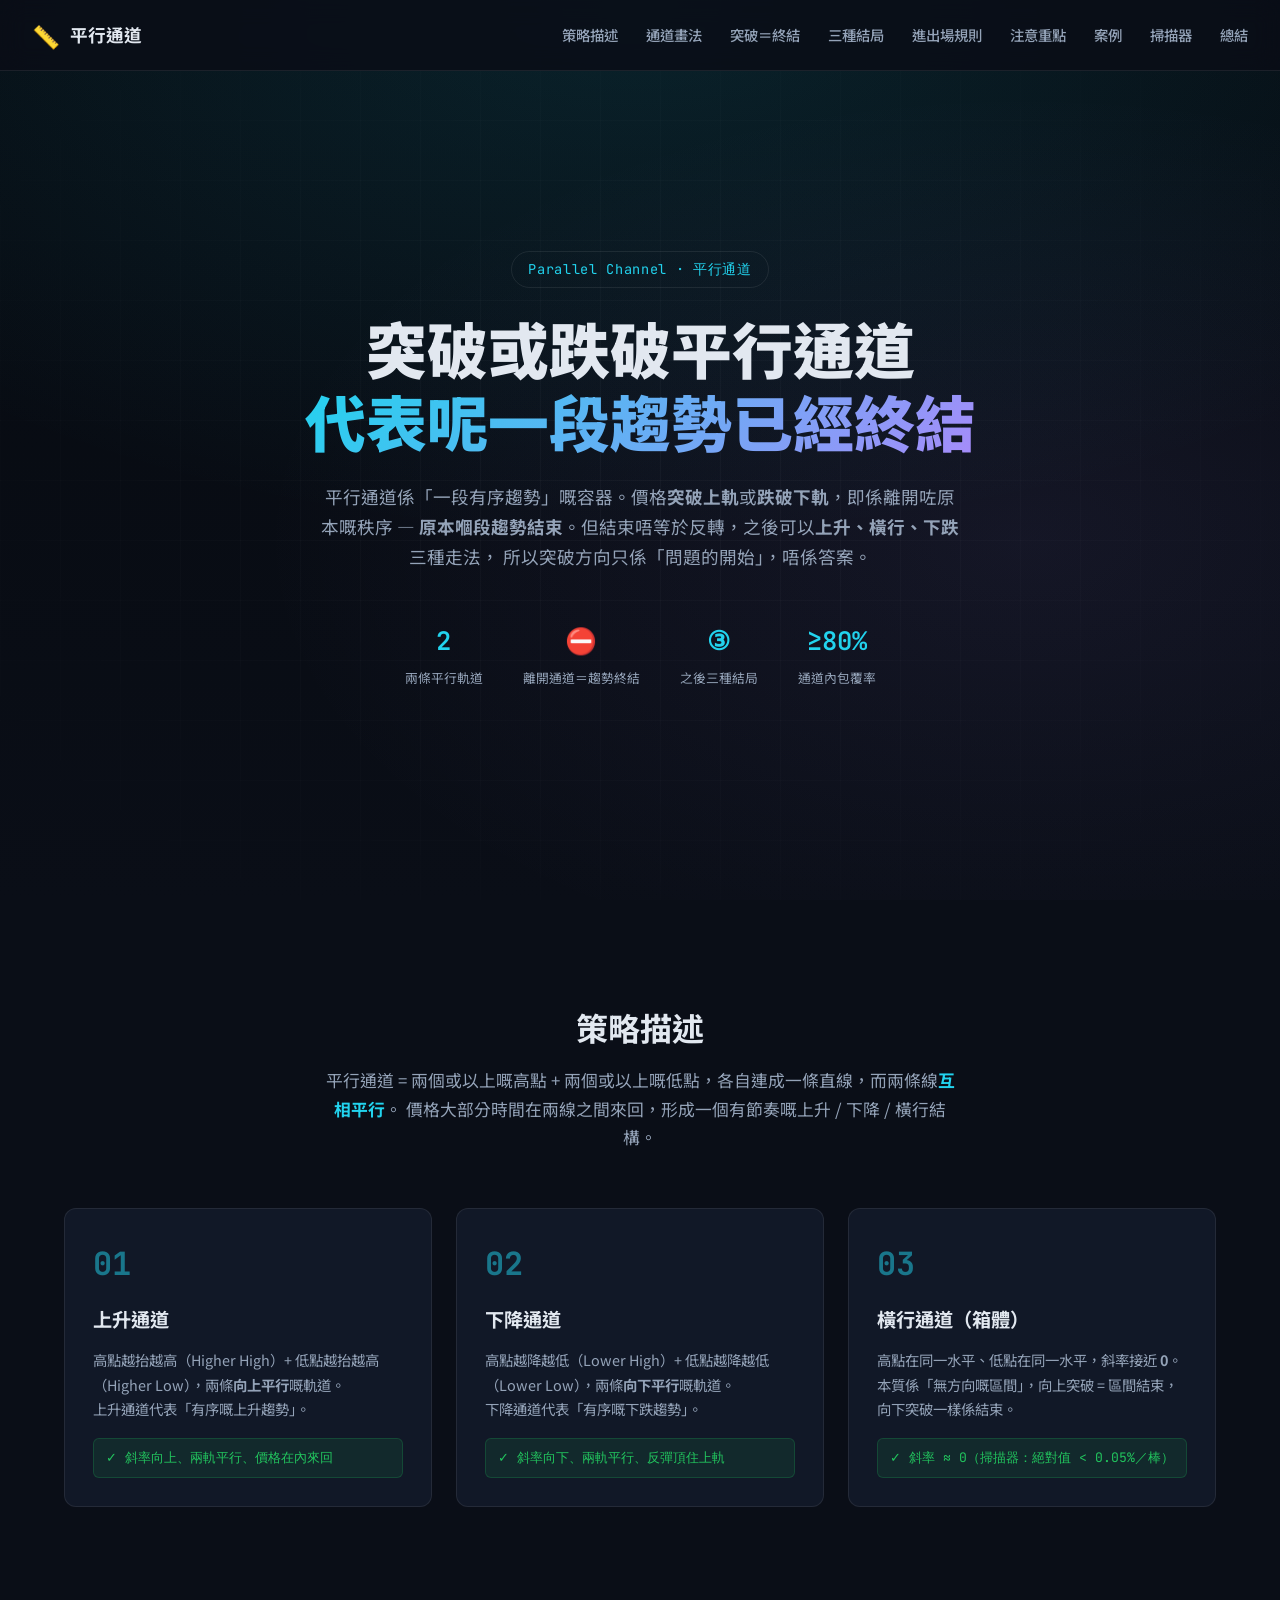
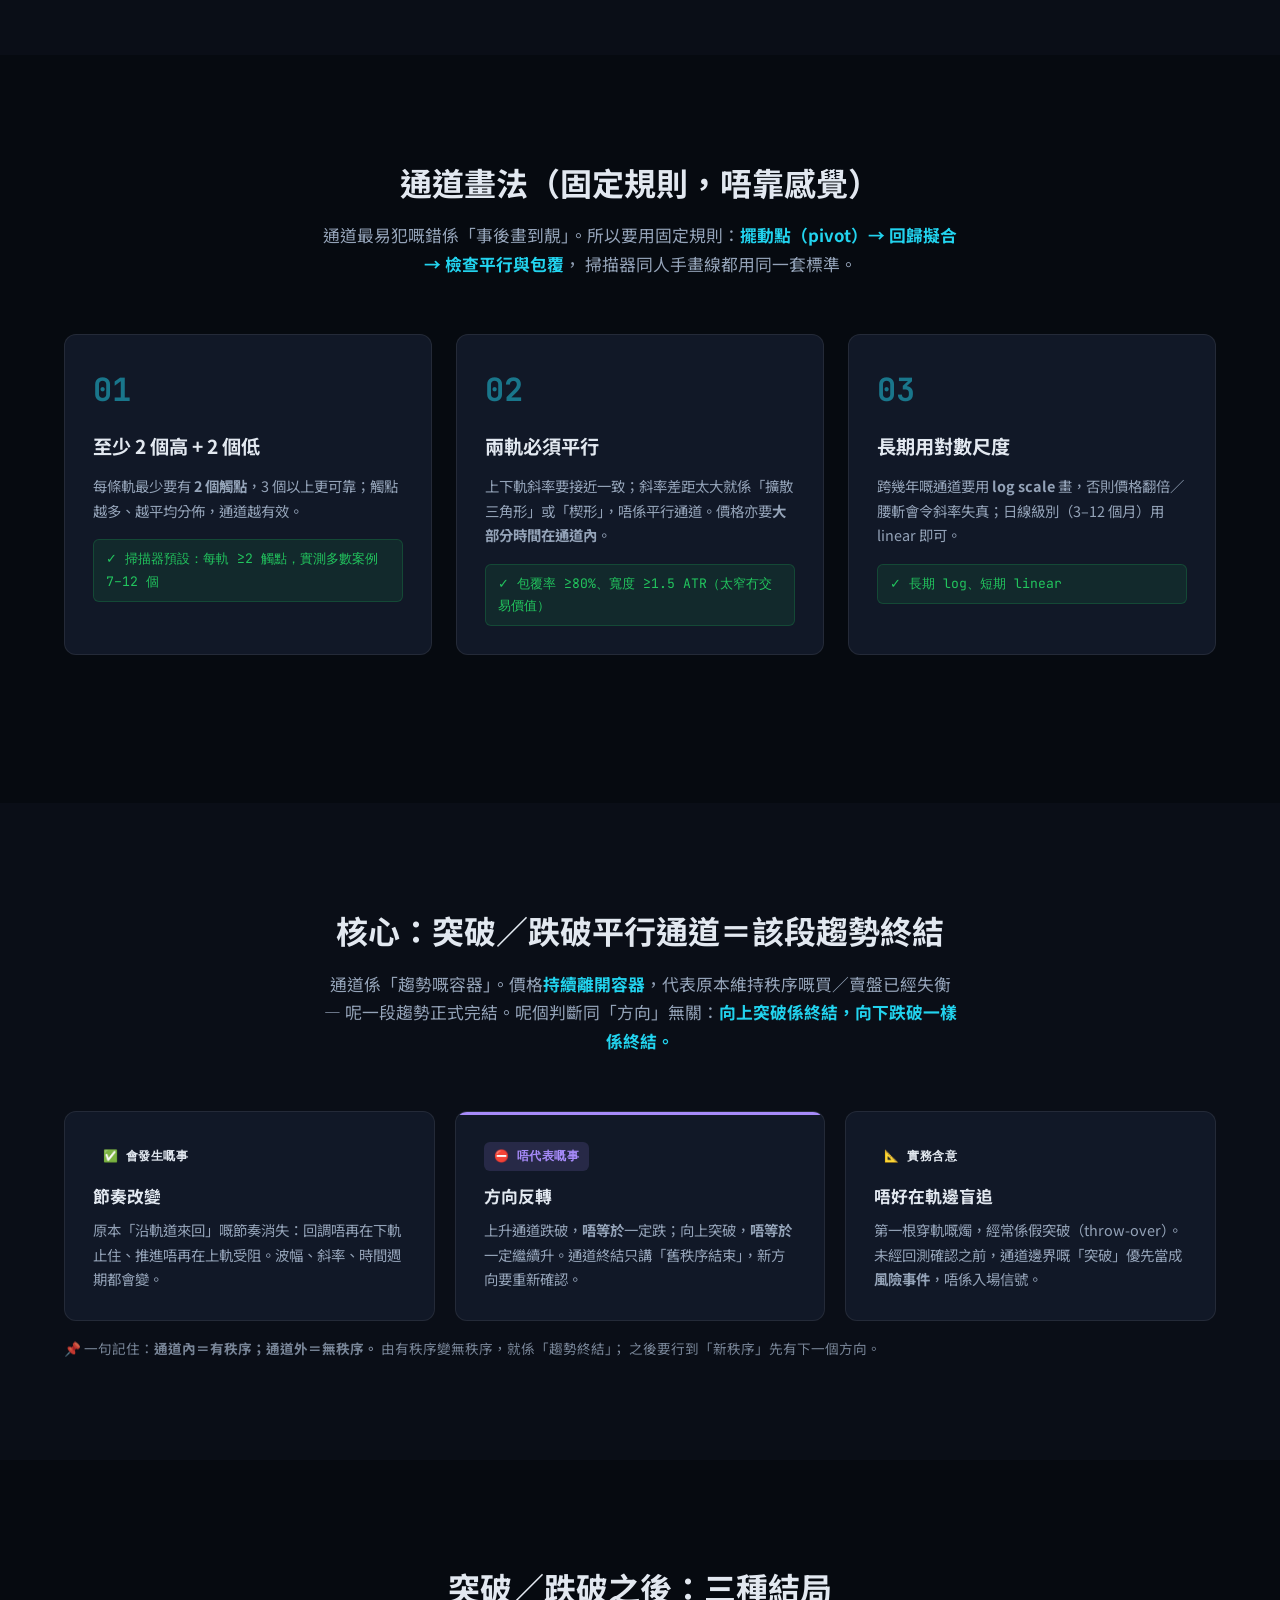
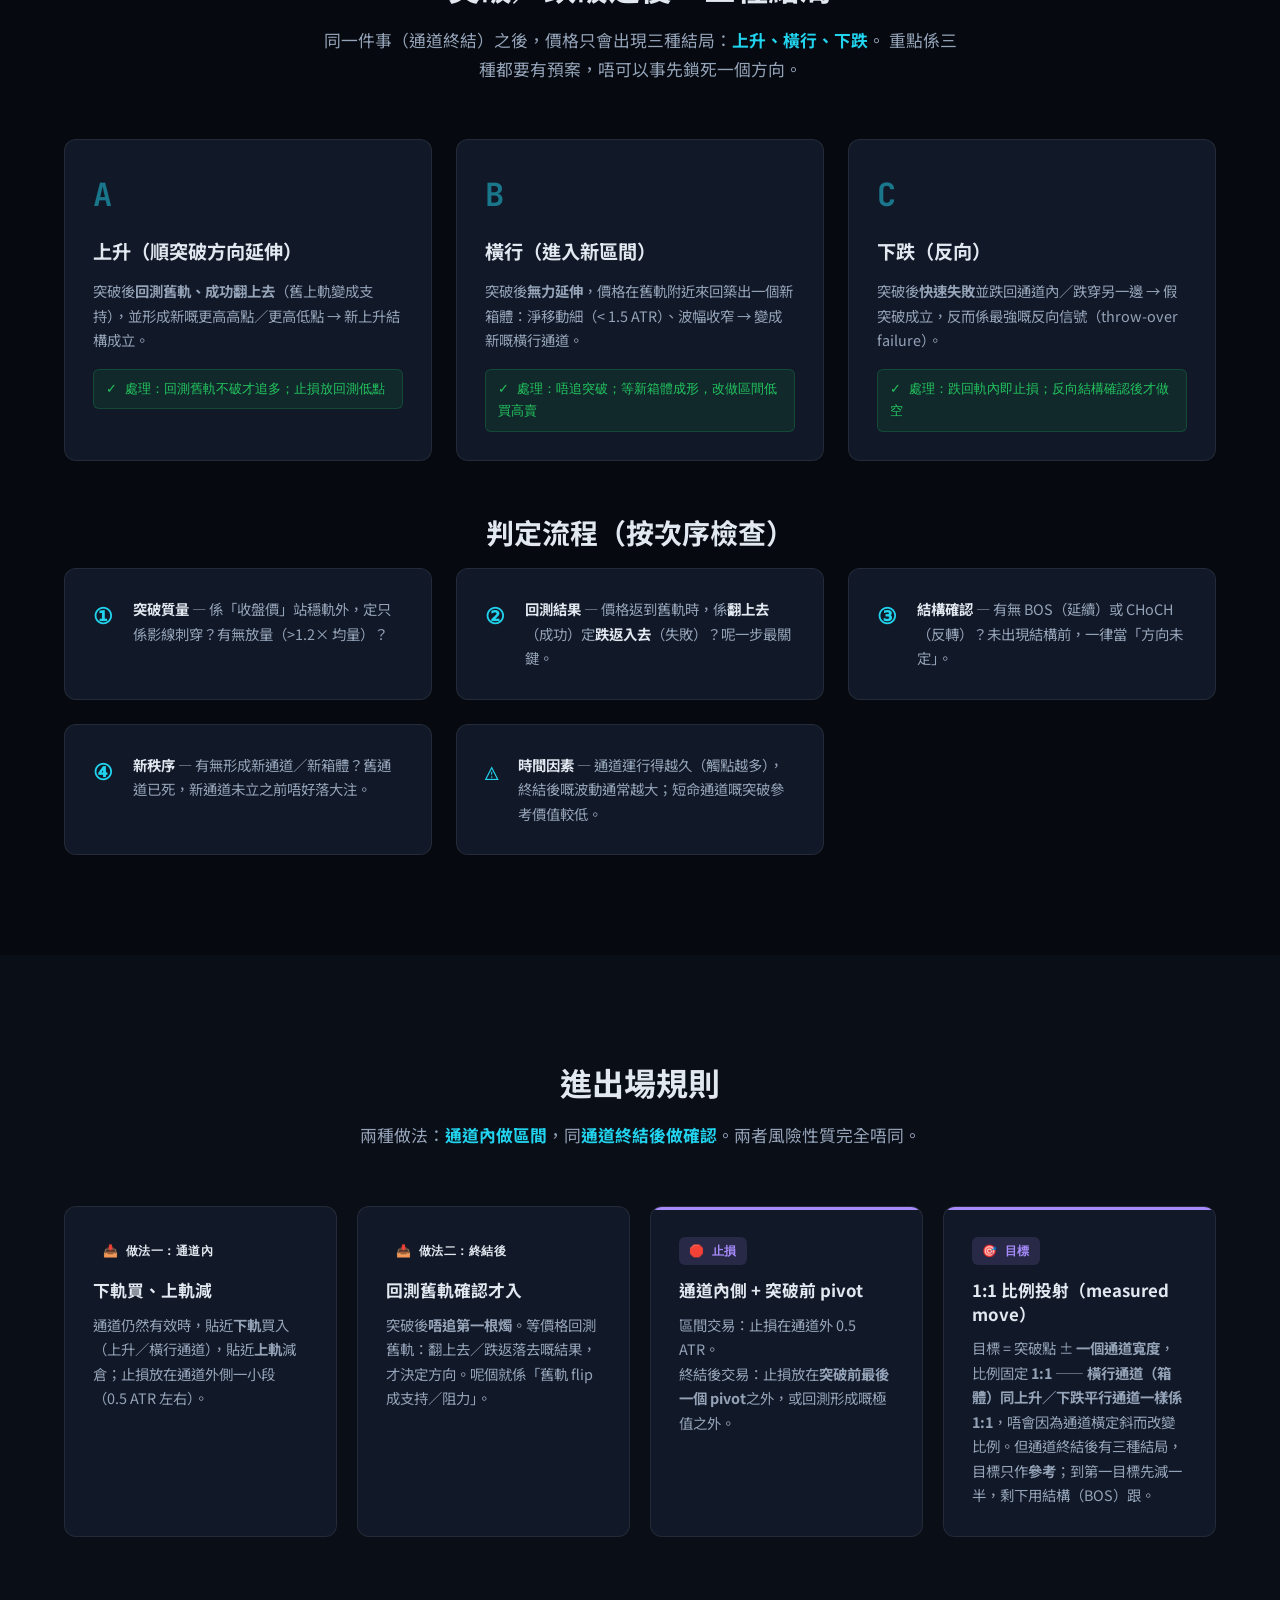
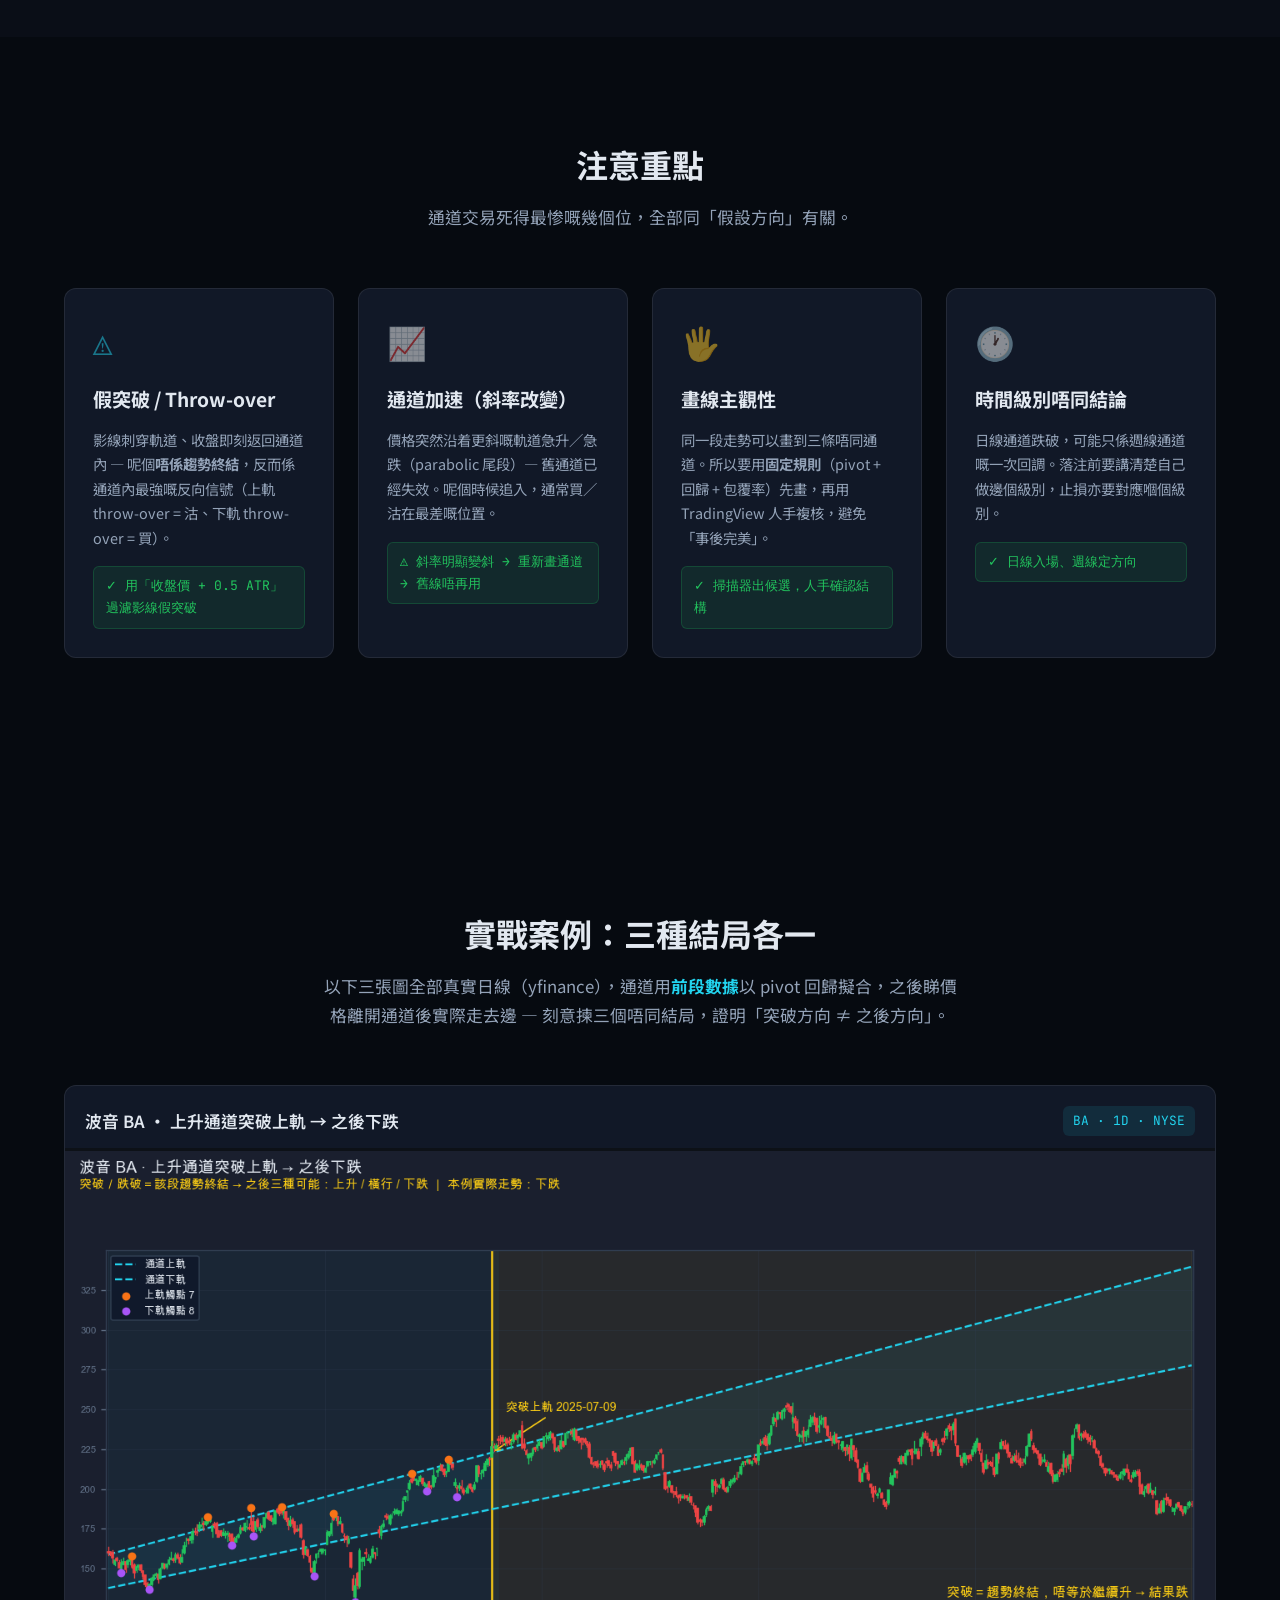
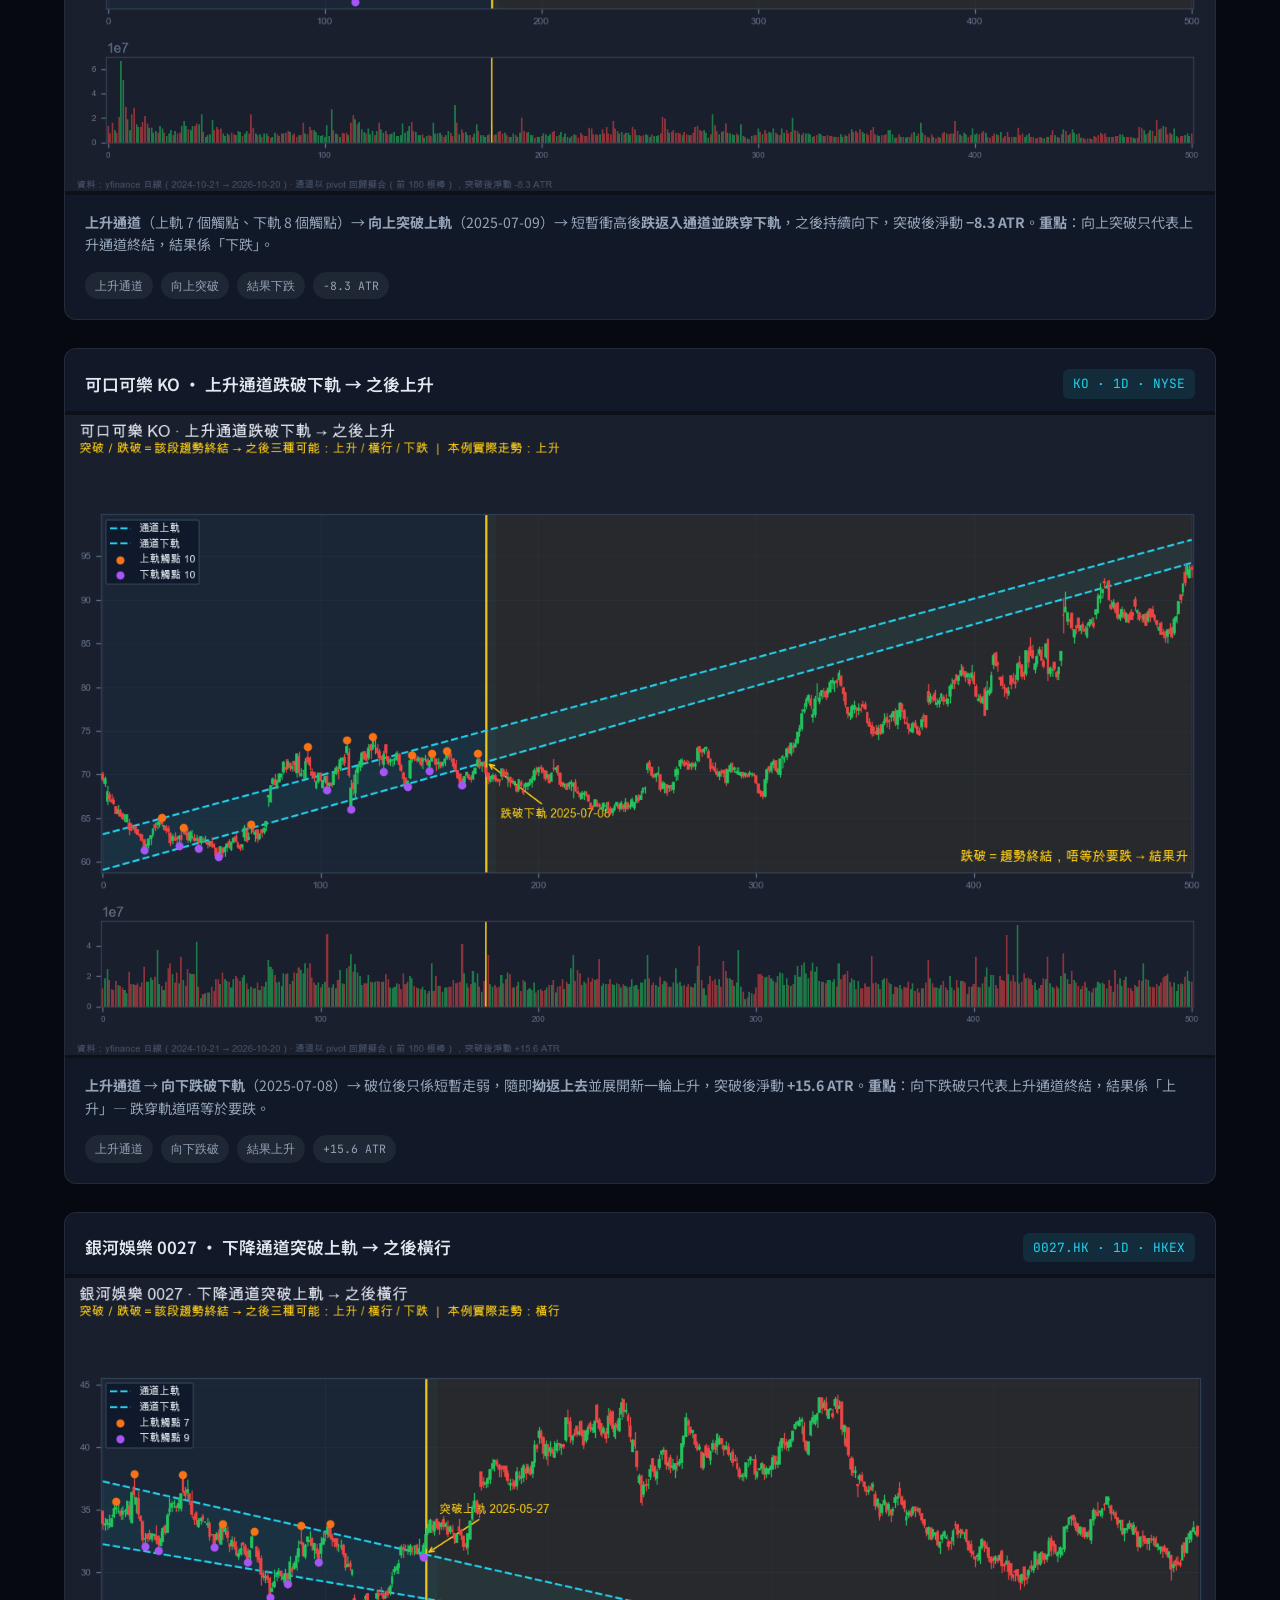
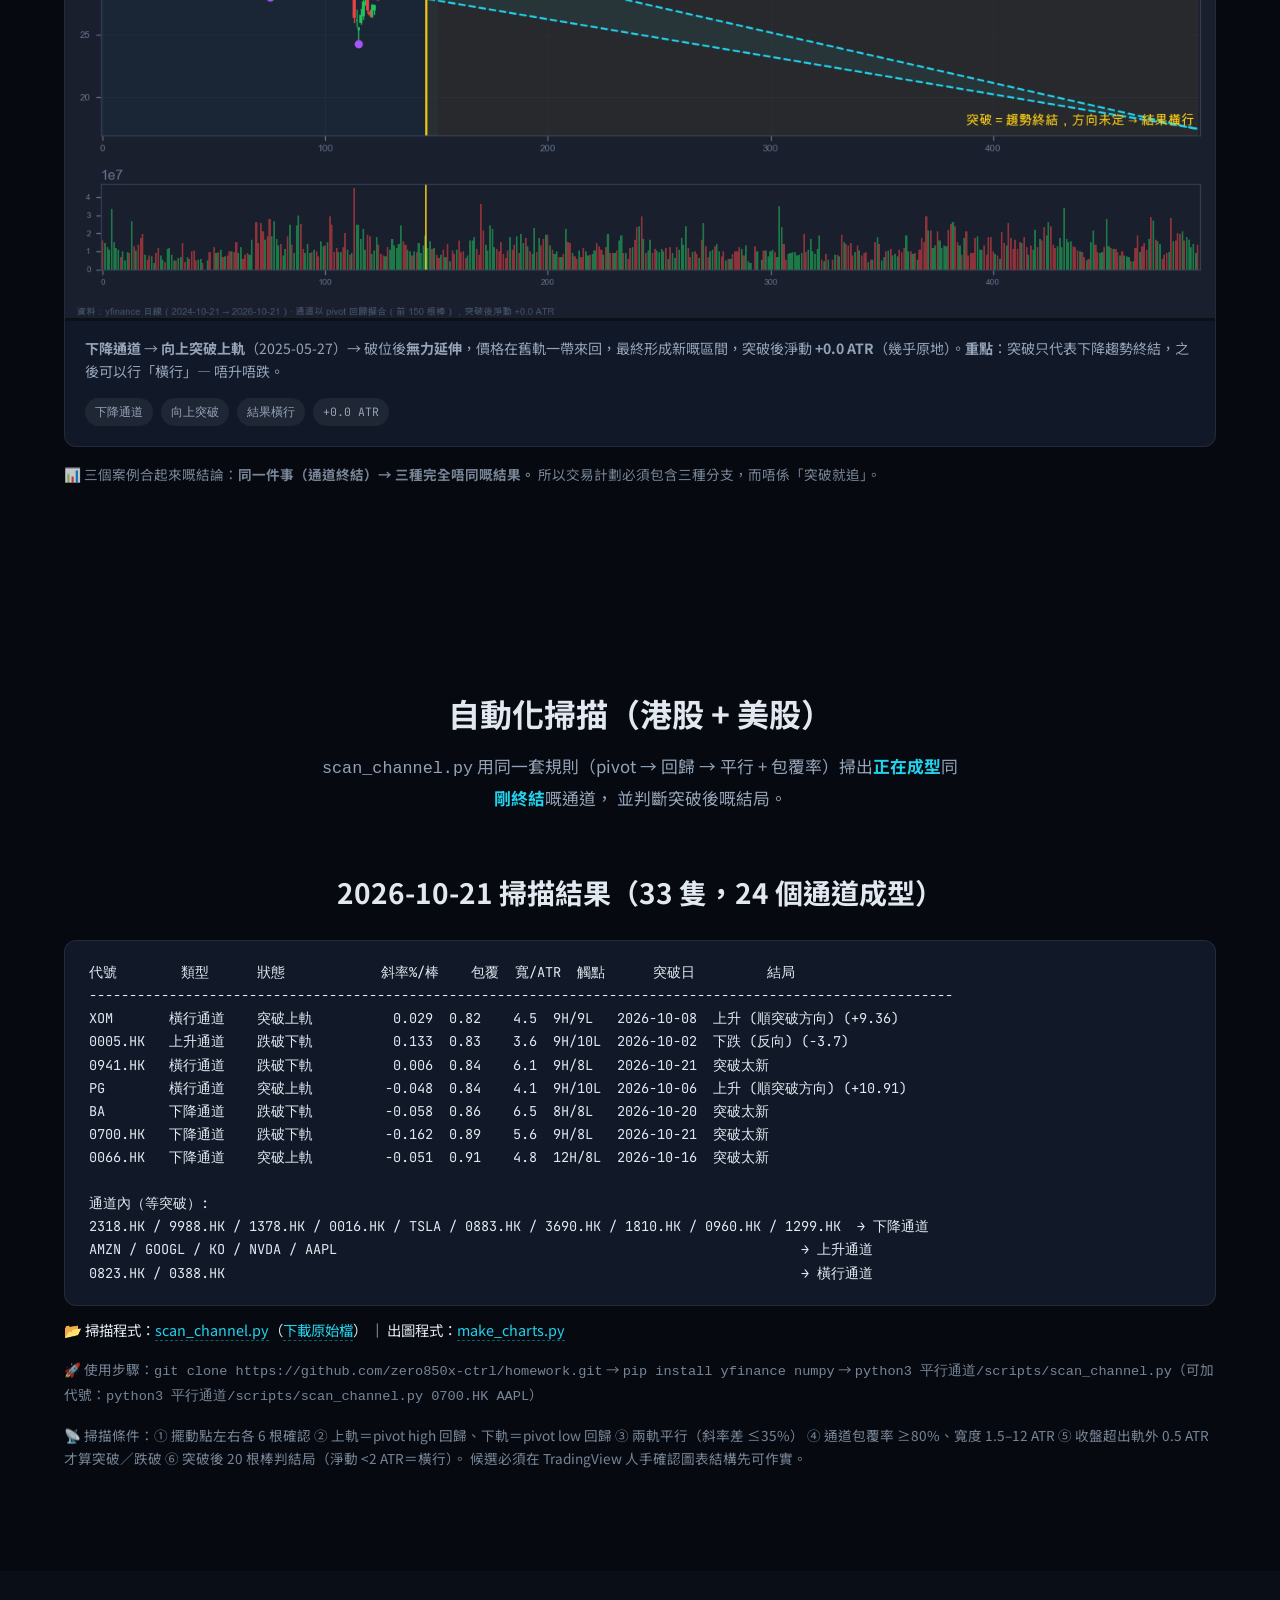
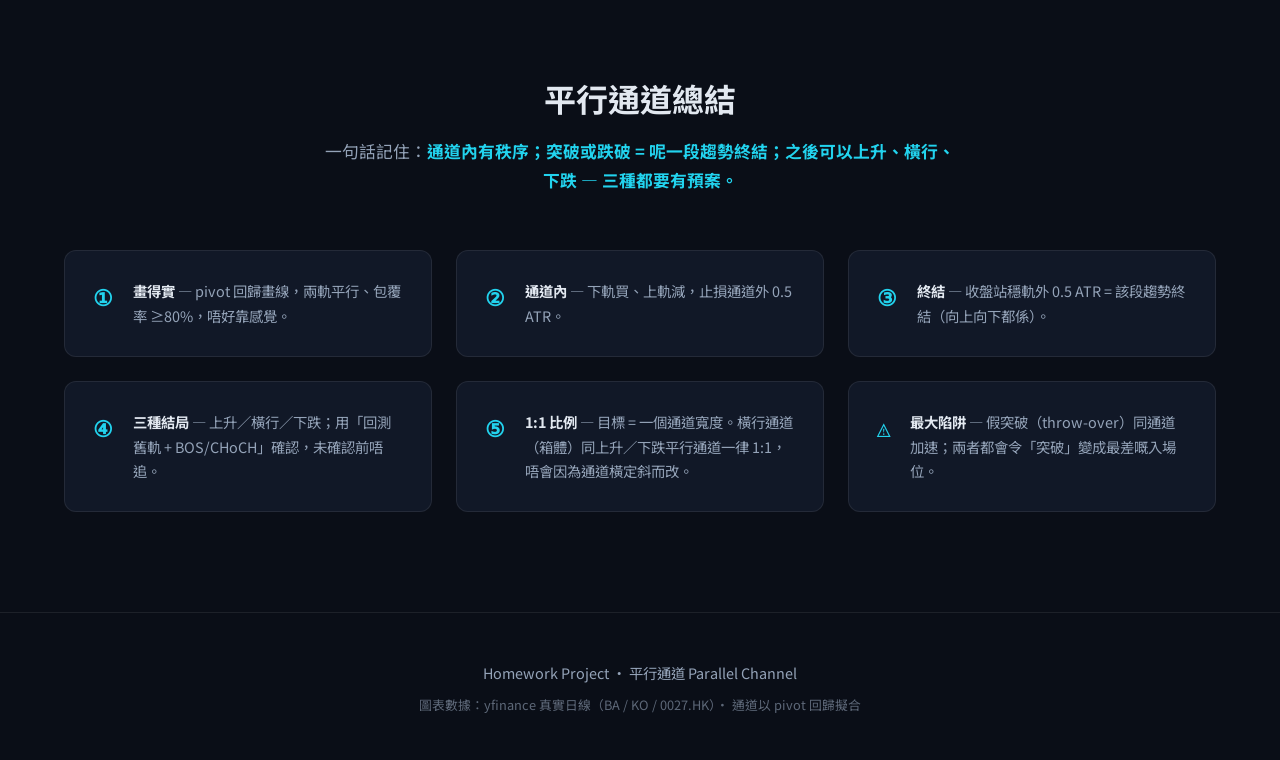
<file: 平行通道/index.html>
<!DOCTYPE html>
<html lang="zh-Hant">
<head>
  <meta charset="UTF-8" />
  <meta name="viewport" content="width=device-width, initial-scale=1.0" />
  <title>平行通道 | Parallel Channel</title>
  <link rel="stylesheet" href="../styles.css" />
  <link rel="preconnect" href="https://fonts.googleapis.com" />
  <link rel="preconnect" href="https://fonts.gstatic.com" crossorigin />
  <link href="https://fonts.googleapis.com/css2?family=Noto+Sans+TC:wght@300;400;500;700;900&family=JetBrains+Mono:wght@400;600&display=swap" rel="stylesheet" />
</head>
<body>
  <nav class="navbar">
    <div class="nav-brand">
      <span class="brand-icon">📏</span>
      <span>平行通道</span>
    </div>
    <ul class="nav-links">
      <li><a href="#strategy">策略描述</a></li>
      <li><a href="#draw">通道畫法</a></li>
      <li><a href="#termination">突破＝終結</a></li>
      <li><a href="#outcomes">三種結局</a></li>
      <li><a href="#entry">進出場規則</a></li>
      <li><a href="#attention">注意重點</a></li>
      <li><a href="#cases">案例</a></li>
      <li><a href="#scan">掃描器</a></li>
      <li><a href="#summary">總結</a></li>
    </ul>
  </nav>

  <header class="hero">
    <div class="hero-bg"></div>
    <div class="hero-content">
      <p class="hero-tag">Parallel Channel · 平行通道</p>
      <h1>突破或跌破平行通道<br /><span class="gradient-text">代表呢一段趨勢已經終結</span></h1>
      <p class="hero-desc">
        平行通道係「一段有序趨勢」嘅容器。價格<strong>突破上軌</strong>或<strong>跌破下軌</strong>，即係離開咗原本嘅秩序 —
        <strong>原本嗰段趨勢結束</strong>。但結束唔等於反轉，之後可以<strong>上升、橫行、下跌</strong>三種走法，
        所以突破方向只係「問題的開始」，唔係答案。
      </p>
      <div class="hero-stats">
        <div class="stat">
          <span class="stat-num">2</span>
          <span class="stat-label">兩條平行軌道</span>
        </div>
        <div class="stat">
          <span class="stat-num">⛔</span>
          <span class="stat-label">離開通道＝趨勢終結</span>
        </div>
        <div class="stat">
          <span class="stat-num">③</span>
          <span class="stat-label">之後三種結局</span>
        </div>
        <div class="stat">
          <span class="stat-num">≥80%</span>
          <span class="stat-label">通道內包覆率</span>
        </div>
      </div>
    </div>
  </header>

  <section id="strategy" class="section">
    <div class="container">
      <h2 class="section-title">策略描述</h2>
      <p class="section-lead">
        平行通道 = 兩個或以上嘅高點 + 兩個或以上嘅低點，各自連成一條直線，而兩條線<strong>互相平行</strong>。
        價格大部分時間在兩線之間來回，形成一個有節奏嘅上升 / 下降 / 橫行結構。
      </p>

      <div class="conditions-grid">
        <article class="condition-card">
          <div class="condition-num">01</div>
          <h3>上升通道</h3>
          <p>高點越抬越高（Higher High）+ 低點越抬越高（Higher Low），兩條<strong>向上平行</strong>嘅軌道。<br />上升通道代表「有序嘅上升趨勢」。</p>
          <div class="condition-check">✓ 斜率向上、兩軌平行、價格在內來回</div>
        </article>
        <article class="condition-card">
          <div class="condition-num">02</div>
          <h3>下降通道</h3>
          <p>高點越降越低（Lower High）+ 低點越降越低（Lower Low），兩條<strong>向下平行</strong>嘅軌道。<br />下降通道代表「有序嘅下跌趨勢」。</p>
          <div class="condition-check">✓ 斜率向下、兩軌平行、反彈頂住上軌</div>
        </article>
        <article class="condition-card">
          <div class="condition-num">03</div>
          <h3>橫行通道（箱體）</h3>
          <p>高點在同一水平、低點在同一水平，斜率接近 <strong>0</strong>。<br />本質係「無方向嘅區間」，向上突破 = 區間結束，向下突破一樣係結束。</p>
          <div class="condition-check">✓ 斜率 ≈ 0（掃描器：絕對值 &lt; 0.05%／棒）</div>
        </article>
      </div>
    </div>
  </section>

  <section id="draw" class="section section-dark">
    <div class="container">
      <h2 class="section-title">通道畫法（固定規則，唔靠感覺）</h2>
      <p class="section-lead">
        通道最易犯嘅錯係「事後畫到靚」。所以要用固定規則：<strong>擺動點（pivot）→ 回歸擬合 → 檢查平行與包覆</strong>，
        掃描器同人手畫線都用同一套標準。
      </p>

      <div class="conditions-grid">
        <article class="condition-card">
          <div class="condition-num">01</div>
          <h3>至少 2 個高 + 2 個低</h3>
          <p>每條軌最少要有 <strong>2 個觸點</strong>，3 個以上更可靠；觸點越多、越平均分佈，通道越有效。</p>
          <div class="condition-check">✓ 掃描器預設：每軌 ≥2 觸點，實測多數案例 7–12 個</div>
        </article>
        <article class="condition-card">
          <div class="condition-num">02</div>
          <h3>兩軌必須平行</h3>
          <p>上下軌斜率要接近一致；斜率差距太大就係「擴散三角形」或「楔形」，唔係平行通道。價格亦要<strong>大部分時間在通道內</strong>。</p>
          <div class="condition-check">✓ 包覆率 ≥80%、寬度 ≥1.5 ATR（太窄冇交易價值）</div>
        </article>
        <article class="condition-card">
          <div class="condition-num">03</div>
          <h3>長期用對數尺度</h3>
          <p>跨幾年嘅通道要用 <strong>log scale</strong> 畫，否則價格翻倍／腰斬會令斜率失真；日線級別（3–12 個月）用 linear 即可。</p>
          <div class="condition-check">✓ 長期 log、短期 linear</div>
        </article>
      </div>
    </div>
  </section>

  <section id="termination" class="section">
    <div class="container">
      <h2 class="section-title">核心：突破／跌破平行通道＝該段趨勢終結</h2>
      <p class="section-lead">
        通道係「趨勢嘅容器」。價格<strong>持續離開容器</strong>，代表原本維持秩序嘅買／賣盤已經失衡 —
        呢一段趨勢正式完結。呢個判斷同「方向」無關：<strong>向上突破係終結，向下跌破一樣係終結。</strong>
      </p>

      <div class="smc-grid">
        <div class="smc-item">
          <span class="smc-badge">✅ 會發生嘅事</span>
          <h3>節奏改變</h3>
          <p>原本「沿軌道來回」嘅節奏消失：回調唔再在下軌止住、推進唔再在上軌受阻。波幅、斜率、時間週期都會變。</p>
        </div>
        <div class="smc-item zone">
          <span class="smc-badge">⛔ 唔代表嘅事</span>
          <h3>方向反轉</h3>
          <p>上升通道跌破，<strong>唔等於</strong>一定跌；向上突破，<strong>唔等於</strong>一定繼續升。通道終結只講「舊秩序結束」，新方向要重新確認。</p>
        </div>
        <div class="smc-item">
          <span class="smc-badge">📐 實務含意</span>
          <h3>唔好在軌邊盲追</h3>
          <p>第一根穿軌嘅燭，經常係假突破（throw-over）。未經回測確認之前，通道邊界嘅「突破」優先當成<strong>風險事件</strong>，唔係入場信號。</p>
        </div>
      </div>

      <p class="tool-note">
        📌 一句記住：<strong>通道內＝有秩序；通道外＝無秩序。</strong> 由有秩序變無秩序，就係「趨勢終結」；
        之後要行到「新秩序」先有下一個方向。
      </p>
    </div>
  </section>

  <section id="outcomes" class="section section-dark">
    <div class="container">
      <h2 class="section-title">突破／跌破之後：三種結局</h2>
      <p class="section-lead">
        同一件事（通道終結）之後，價格只會出現三種結局：<strong>上升、橫行、下跌</strong>。
        重點係三種都要有預案，唔可以事先鎖死一個方向。
      </p>

      <div class="conditions-grid">
        <article class="condition-card">
          <div class="condition-num">A</div>
          <h3>上升（順突破方向延伸）</h3>
          <p>突破後<strong>回測舊軌、成功翻上去</strong>（舊上軌變成支持），並形成新嘅更高高點／更高低點 → 新上升結構成立。</p>
          <div class="condition-check">✓ 處理：回測舊軌不破才追多；止損放回測低點</div>
        </article>
        <article class="condition-card">
          <div class="condition-num">B</div>
          <h3>橫行（進入新區間）</h3>
          <p>突破後<strong>無力延伸</strong>，價格在舊軌附近來回築出一個新箱體：淨移動細（&lt; 1.5 ATR）、波幅收窄 → 變成新嘅橫行通道。</p>
          <div class="condition-check">✓ 處理：唔追突破；等新箱體成形，改做區間低買高賣</div>
        </article>
        <article class="condition-card">
          <div class="condition-num">C</div>
          <h3>下跌（反向）</h3>
          <p>突破後<strong>快速失敗</strong>並跌回通道內／跌穿另一邊 → 假突破成立，反而係最強嘅反向信號（throw-over failure）。</p>
          <div class="condition-check">✓ 處理：跌回軌內即止損；反向結構確認後才做空</div>
        </article>
      </div>

      <h3 class="subsection-title">判定流程（按次序檢查）</h3>
      <div class="rules-grid">
        <div class="rule">
          <span class="rule-num">①</span>
          <p><strong>突破質量</strong> — 係「收盤價」站穩軌外，定只係影線刺穿？有無放量（&gt;1.2× 均量）？</p>
        </div>
        <div class="rule">
          <span class="rule-num">②</span>
          <p><strong>回測結果</strong> — 價格返到舊軌時，係<strong>翻上去</strong>（成功）定<strong>跌返入去</strong>（失敗）？呢一步最關鍵。</p>
        </div>
        <div class="rule">
          <span class="rule-num">③</span>
          <p><strong>結構確認</strong> — 有無 BOS（延續）或 CHoCH（反轉）？未出現結構前，一律當「方向未定」。</p>
        </div>
        <div class="rule">
          <span class="rule-num">④</span>
          <p><strong>新秩序</strong> — 有無形成新通道／新箱體？舊通道已死，新通道未立之前唔好落大注。</p>
        </div>
        <div class="rule">
          <span class="rule-num">⚠</span>
          <p><strong>時間因素</strong> — 通道運行得越久（觸點越多），終結後嘅波動通常越大；短命通道嘅突破參考價值較低。</p>
        </div>
      </div>
    </div>
  </section>

  <section id="entry" class="section">
    <div class="container">
      <h2 class="section-title">進出場規則</h2>
      <p class="section-lead">兩種做法：<strong>通道內做區間</strong>，同<strong>通道終結後做確認</strong>。兩者風險性質完全唔同。</p>

      <div class="smc-grid">
        <div class="smc-item">
          <span class="smc-badge">📥 做法一：通道內</span>
          <h3>下軌買、上軌減</h3>
          <p>通道仍然有效時，貼近<strong>下軌</strong>買入（上升／橫行通道），貼近<strong>上軌</strong>減倉；止損放在通道外側一小段（0.5 ATR 左右）。</p>
        </div>
        <div class="smc-item">
          <span class="smc-badge">📥 做法二：終結後</span>
          <h3>回測舊軌確認才入</h3>
          <p>突破後<strong>唔追第一根燭</strong>。等價格回測舊軌：翻上去／跌返落去嘅結果，才決定方向。呢個就係「舊軌 flip 成支持／阻力」。</p>
        </div>
        <div class="smc-item zone">
          <span class="smc-badge">🛑 止損</span>
          <h3>通道內側 + 突破前 pivot</h3>
          <p>區間交易：止損在通道外 0.5 ATR。<br />終結後交易：止損放在<strong>突破前最後一個 pivot</strong>之外，或回測形成嘅極值之外。</p>
        </div>
        <div class="smc-item zone">
          <span class="smc-badge">🎯 目標</span>
          <h3>1:1 比例投射（measured move）</h3>
          <p>目標 = 突破點 ± <strong>一個通道寬度</strong>，比例固定 <strong>1:1</strong> —— <strong>橫行通道（箱體）同上升／下跌平行通道一樣係 1:1</strong>，唔會因為通道橫定斜而改變比例。但通道終結後有三種結局，目標只作<strong>參考</strong>；到第一目標先減一半，剩下用結構（BOS）跟。</p>
        </div>
      </div>
    </div>
  </section>

  <section id="attention" class="section section-dark">
    <div class="container">
      <h2 class="section-title">注意重點</h2>
      <p class="section-lead">通道交易死得最惨嘅幾個位，全部同「假設方向」有關。</p>

      <div class="conditions-grid">
        <article class="condition-card">
          <div class="condition-num">⚠️</div>
          <h3>假突破 / Throw-over</h3>
          <p>影線刺穿軌道、收盤即刻返回通道內 — 呢個<strong>唔係趨勢終結</strong>，反而係通道內最強嘅反向信號（上軌 throw-over = 沽、下軌 throw-over = 買）。</p>
          <div class="condition-check">✓ 用「收盤價 + 0.5 ATR」過濾影線假突破</div>
        </article>
        <article class="condition-card">
          <div class="condition-num">📈</div>
          <h3>通道加速（斜率改變）</h3>
          <p>價格突然沿着更斜嘅軌道急升／急跌（parabolic 尾段）— 舊通道已經失效。呢個時候追入，通常買／沽在最差嘅位置。</p>
          <div class="condition-check">⚠ 斜率明顯變斜 → 重新畫通道 → 舊線唔再用</div>
        </article>
        <article class="condition-card">
          <div class="condition-num">🖐</div>
          <h3>畫線主觀性</h3>
          <p>同一段走勢可以畫到三條唔同通道。所以要用<strong>固定規則</strong>（pivot + 回歸 + 包覆率）先畫，再用 TradingView 人手複核，避免「事後完美」。 </p>
          <div class="condition-check">✓ 掃描器出候選，人手確認結構</div>
        </article>
        <article class="condition-card">
          <div class="condition-num">🕐</div>
          <h3>時間級別唔同結論</h3>
          <p>日線通道跌破，可能只係週線通道嘅一次回調。落注前要講清楚自己做邊個級別，止損亦要對應嗰個級別。</p>
          <div class="condition-check">✓ 日線入場、週線定方向</div>
        </article>
      </div>
    </div>
  </section>

  <section id="cases" class="section section-dark">
    <div class="container">
      <h2 class="section-title">實戰案例：三種結局各一</h2>
      <p class="section-lead">
        以下三張圖全部真實日線（yfinance），通道用<strong>前段數據</strong>以 pivot 回歸擬合，之後睇價格離開通道後實際走去邊 —
        刻意揀三個唔同結局，證明「突破方向 ≠ 之後方向」。
      </p>

      <div class="cases-grid" style="grid-template-columns:1fr;">
        <article class="case-card">
          <div class="case-header">
            <h3>波音 BA · 上升通道突破上軌 → 之後下跌</h3>
            <span class="ticker">BA · 1D · NYSE</span>
          </div>
          <div class="case-chart">
            <img src="../images/channel/ba-channel-breakout-down.png" alt="BA 上升通道突破上軌後下跌" loading="lazy" />
          </div>
          <p><strong>上升通道</strong>（上軌 7 個觸點、下軌 8 個觸點）→ <strong>向上突破上軌</strong>（2025-07-09）→ 短暫衝高後<strong>跌返入通道並跌穿下軌</strong>，之後持續向下，突破後淨動 <strong>−8.3 ATR</strong>。<strong>重點</strong>：向上突破只代表上升通道終結，結果係「下跌」。</p>
          <div class="case-tags"><span>上升通道</span><span>向上突破</span><span>結果下跌</span><span>−8.3 ATR</span></div>
        </article>

        <article class="case-card">
          <div class="case-header">
            <h3>可口可樂 KO · 上升通道跌破下軌 → 之後上升</h3>
            <span class="ticker">KO · 1D · NYSE</span>
          </div>
          <div class="case-chart">
            <img src="../images/channel/ko-channel-breakdown-up.png" alt="KO 上升通道跌破下軌後上升" loading="lazy" />
          </div>
          <p><strong>上升通道</strong> → <strong>向下跌破下軌</strong>（2025-07-08）→ 破位後只係短暫走弱，隨即<strong>拗返上去</strong>並展開新一輪上升，突破後淨動 <strong>+15.6 ATR</strong>。<strong>重點</strong>：向下跌破只代表上升通道終結，結果係「上升」— 跌穿軌道唔等於要跌。</p>
          <div class="case-tags"><span>上升通道</span><span>向下跌破</span><span>結果上升</span><span>+15.6 ATR</span></div>
        </article>

        <article class="case-card">
          <div class="case-header">
            <h3>銀河娛樂 0027 · 下降通道突破上軌 → 之後橫行</h3>
            <span class="ticker">0027.HK · 1D · HKEX</span>
          </div>
          <div class="case-chart">
            <img src="../images/channel/0027-hk-channel-break-flat.png" alt="0027 下降通道突破上軌後橫行" loading="lazy" />
          </div>
          <p><strong>下降通道</strong> → <strong>向上突破上軌</strong>（2025-05-27）→ 破位後<strong>無力延伸</strong>，價格在舊軌一帶來回，最終形成新嘅區間，突破後淨動 <strong>+0.0 ATR</strong>（幾乎原地）。<strong>重點</strong>：突破只代表下降趨勢終結，之後可以行「橫行」— 唔升唔跌。</p>
          <div class="case-tags"><span>下降通道</span><span>向上突破</span><span>結果橫行</span><span>+0.0 ATR</span></div>
        </article>
      </div>

      <p class="tool-note">
        📊 三個案例合起來嘅結論：<strong>同一件事（通道終結）→ 三種完全唔同嘅結果。</strong>
        所以交易計劃必須包含三種分支，而唔係「突破就追」。
      </p>
    </div>
  </section>

  <section id="scan" class="section section-dark">
    <div class="container">
      <h2 class="section-title">自動化掃描（港股 + 美股）</h2>
      <p class="section-lead">
        <code>scan_channel.py</code> 用同一套規則（pivot → 回歸 → 平行 + 包覆率）掃出<strong>正在成型</strong>同<strong>剛終結</strong>嘅通道，
        並判斷突破後嘅結局。
      </p>

      <h3 class="subsection-title">2026-10-21 掃描結果（33 隻，24 個通道成型）</h3>
      <div class="tool-code"><pre>代號        類型      狀態            斜率%/棒    包覆  寬/ATR  觸點      突破日         結局
------------------------------------------------------------------------------------------------------------
XOM       橫行通道    突破上軌          0.029  0.82    4.5  9H/9L   2026-10-08  上升 (順突破方向) (+9.36)
0005.HK   上升通道    跌破下軌          0.133  0.83    3.6  9H/10L  2026-10-02  下跌 (反向) (-3.7)
0941.HK   橫行通道    跌破下軌          0.006  0.84    6.1  9H/8L   2026-10-21  突破太新
PG        橫行通道    突破上軌         -0.048  0.84    4.1  9H/10L  2026-10-06  上升 (順突破方向) (+10.91)
BA        下降通道    跌破下軌         -0.058  0.86    6.5  8H/8L   2026-10-20  突破太新
0700.HK   下降通道    跌破下軌         -0.162  0.89    5.6  9H/8L   2026-10-21  突破太新
0066.HK   下降通道    突破上軌         -0.051  0.91    4.8  12H/8L  2026-10-16  突破太新

通道內（等突破）:
2318.HK / 9988.HK / 1378.HK / 0016.HK / TSLA / 0883.HK / 3690.HK / 1810.HK / 0960.HK / 1299.HK  → 下降通道
AMZN / GOOGL / KO / NVDA / AAPL                                                          → 上升通道
0823.HK / 0388.HK                                                                        → 橫行通道</pre></div>

      <div class="tool-links">
        📂 掃描程式：<a href="https://github.com/zero850x-ctrl/homework/blob/master/平行通道/scripts/scan_channel.py" target="_blank" rel="noopener">scan_channel.py</a>（<a href="https://raw.githubusercontent.com/zero850x-ctrl/homework/master/平行通道/scripts/scan_channel.py" target="_blank" rel="noopener">下載原始檔</a>）
        ｜ 出圖程式：<a href="https://github.com/zero850x-ctrl/homework/blob/master/平行通道/scripts/make_charts.py" target="_blank" rel="noopener">make_charts.py</a>
      </div>

      <p class="tool-note">
        🚀 使用步驟：<code>git clone https://github.com/zero850x-ctrl/homework.git</code> → <code>pip install yfinance numpy</code> →
        <code>python3 平行通道/scripts/scan_channel.py</code>（可加代號：<code>python3 平行通道/scripts/scan_channel.py 0700.HK AAPL</code>）
      </p>

      <p class="tool-note">
        📡 掃描條件：① 擺動點左右各 6 根確認 ② 上軌＝pivot high 回歸、下軌＝pivot low 回歸 ③ 兩軌平行（斜率差 ≤35%）
        ④ 通道包覆率 ≥80%、寬度 1.5–12 ATR ⑤ 收盤超出軌外 0.5 ATR 才算突破／跌破 ⑥ 突破後 20 根棒判結局（淨動 &lt;2 ATR＝橫行）。
        候選必須在 TradingView 人手確認圖表結構先可作實。
      </p>
    </div>
  </section>

  <section id="summary" class="section">
    <div class="container">
      <h2 class="section-title">平行通道總結</h2>
      <p class="section-lead">
        一句話記住：<strong>通道內有秩序；突破或跌破 = 呢一段趨勢終結；之後可以上升、橫行、下跌 — 三種都要有預案。</strong>
      </p>

      <div class="rules-grid">
        <div class="rule">
          <span class="rule-num">①</span>
          <p><strong>畫得實</strong> — pivot 回歸畫線，兩軌平行、包覆率 ≥80%，唔好靠感覺。</p>
        </div>
        <div class="rule">
          <span class="rule-num">②</span>
          <p><strong>通道內</strong> — 下軌買、上軌減，止損通道外 0.5 ATR。</p>
        </div>
        <div class="rule">
          <span class="rule-num">③</span>
          <p><strong>終結</strong> — 收盤站穩軌外 0.5 ATR = 該段趨勢終結（向上向下都係）。</p>
        </div>
        <div class="rule">
          <span class="rule-num">④</span>
          <p><strong>三種結局</strong> — 上升／橫行／下跌；用「回測舊軌 + BOS/CHoCH」確認，未確認前唔追。</p>
        </div>
        <div class="rule">
          <span class="rule-num">⑤</span>
          <p><strong>1:1 比例</strong> — 目標 = 一個通道寬度。橫行通道（箱體）同上升／下跌平行通道一律 1:1，唔會因為通道橫定斜而改。</p>
        </div>
        <div class="rule">
          <span class="rule-num">⚠</span>
          <p><strong>最大陷阱</strong> — 假突破（throw-over）同通道加速；兩者都會令「突破」變成最差嘅入場位。</p>
        </div>
      </div>
    </div>
  </section>

  <footer class="footer">
    <div class="container">
      <p>Homework Project · 平行通道 Parallel Channel</p>
      <p class="footer-sub">圖表數據：yfinance 真實日線（BA / KO / 0027.HK）· 通道以 pivot 回歸擬合</p>
    </div>
  </footer>

  <script src="../script.js"></script>
</body>
</html>
</file>
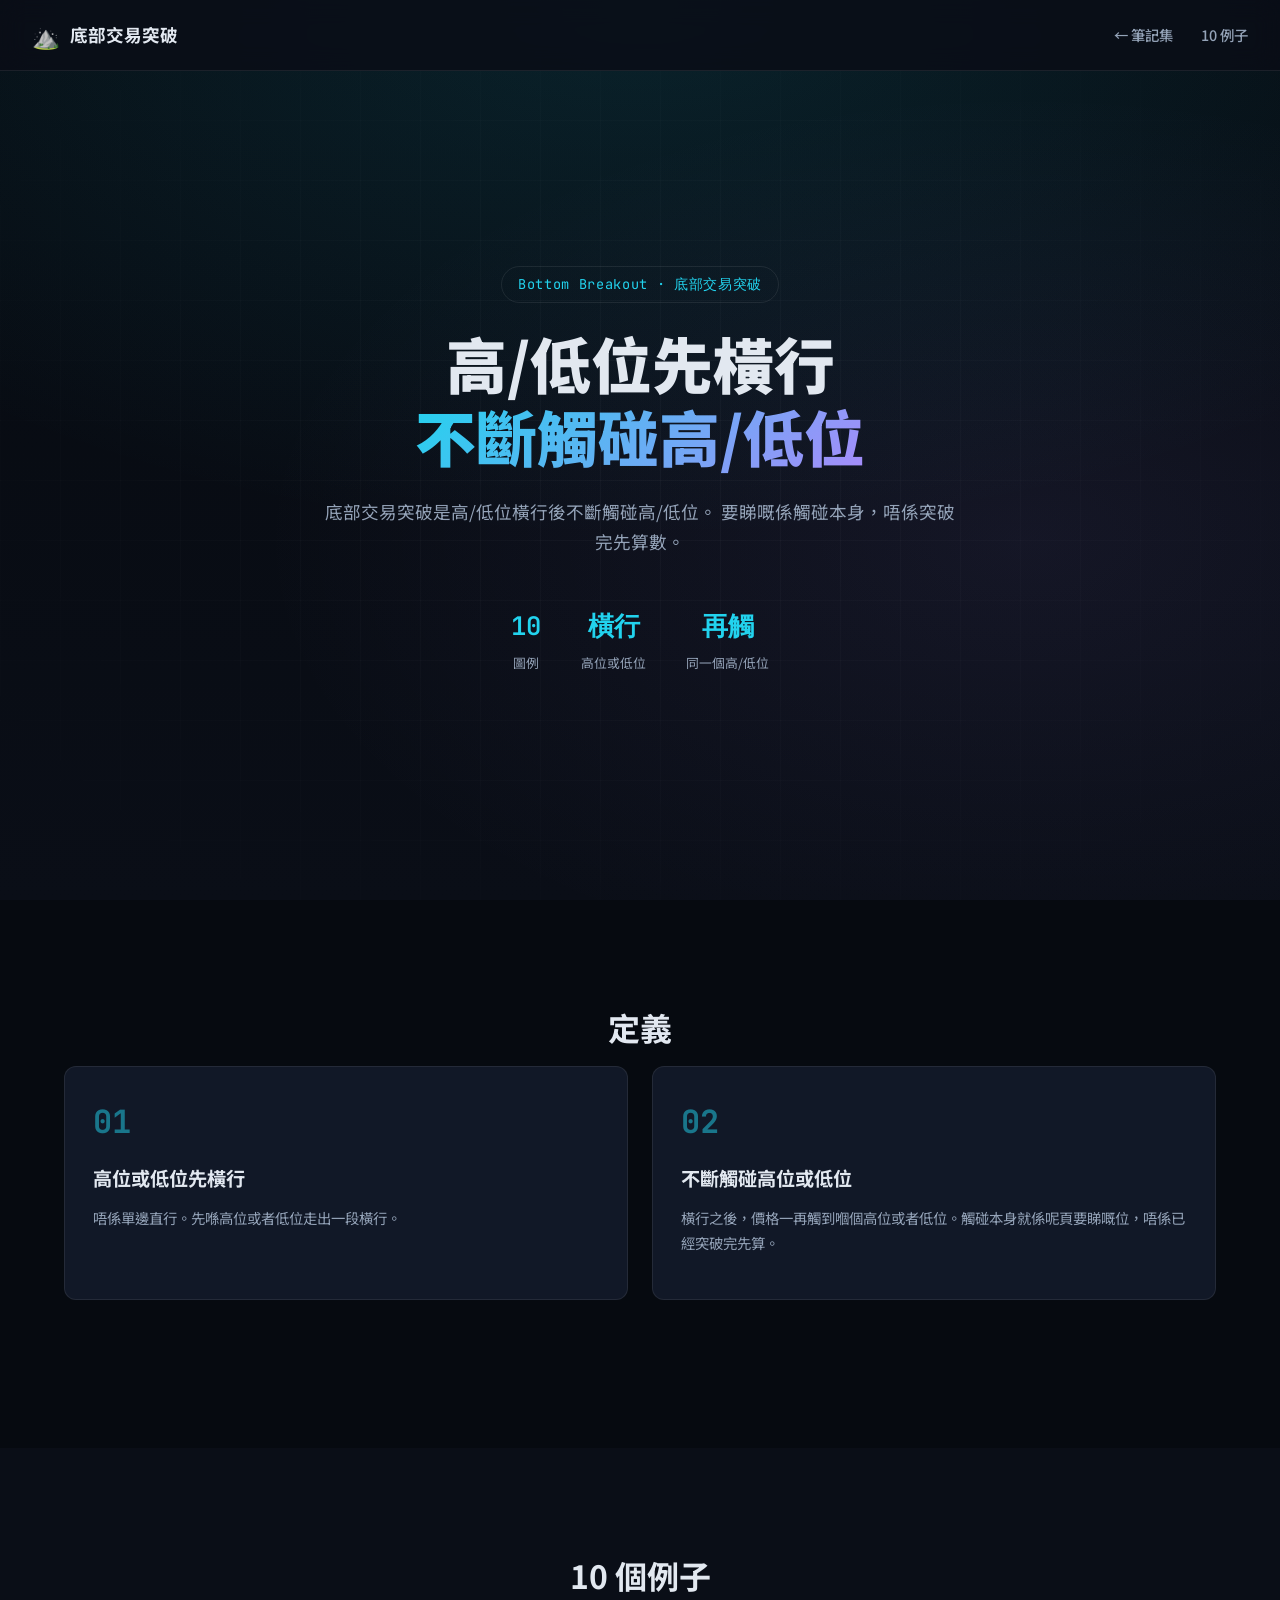
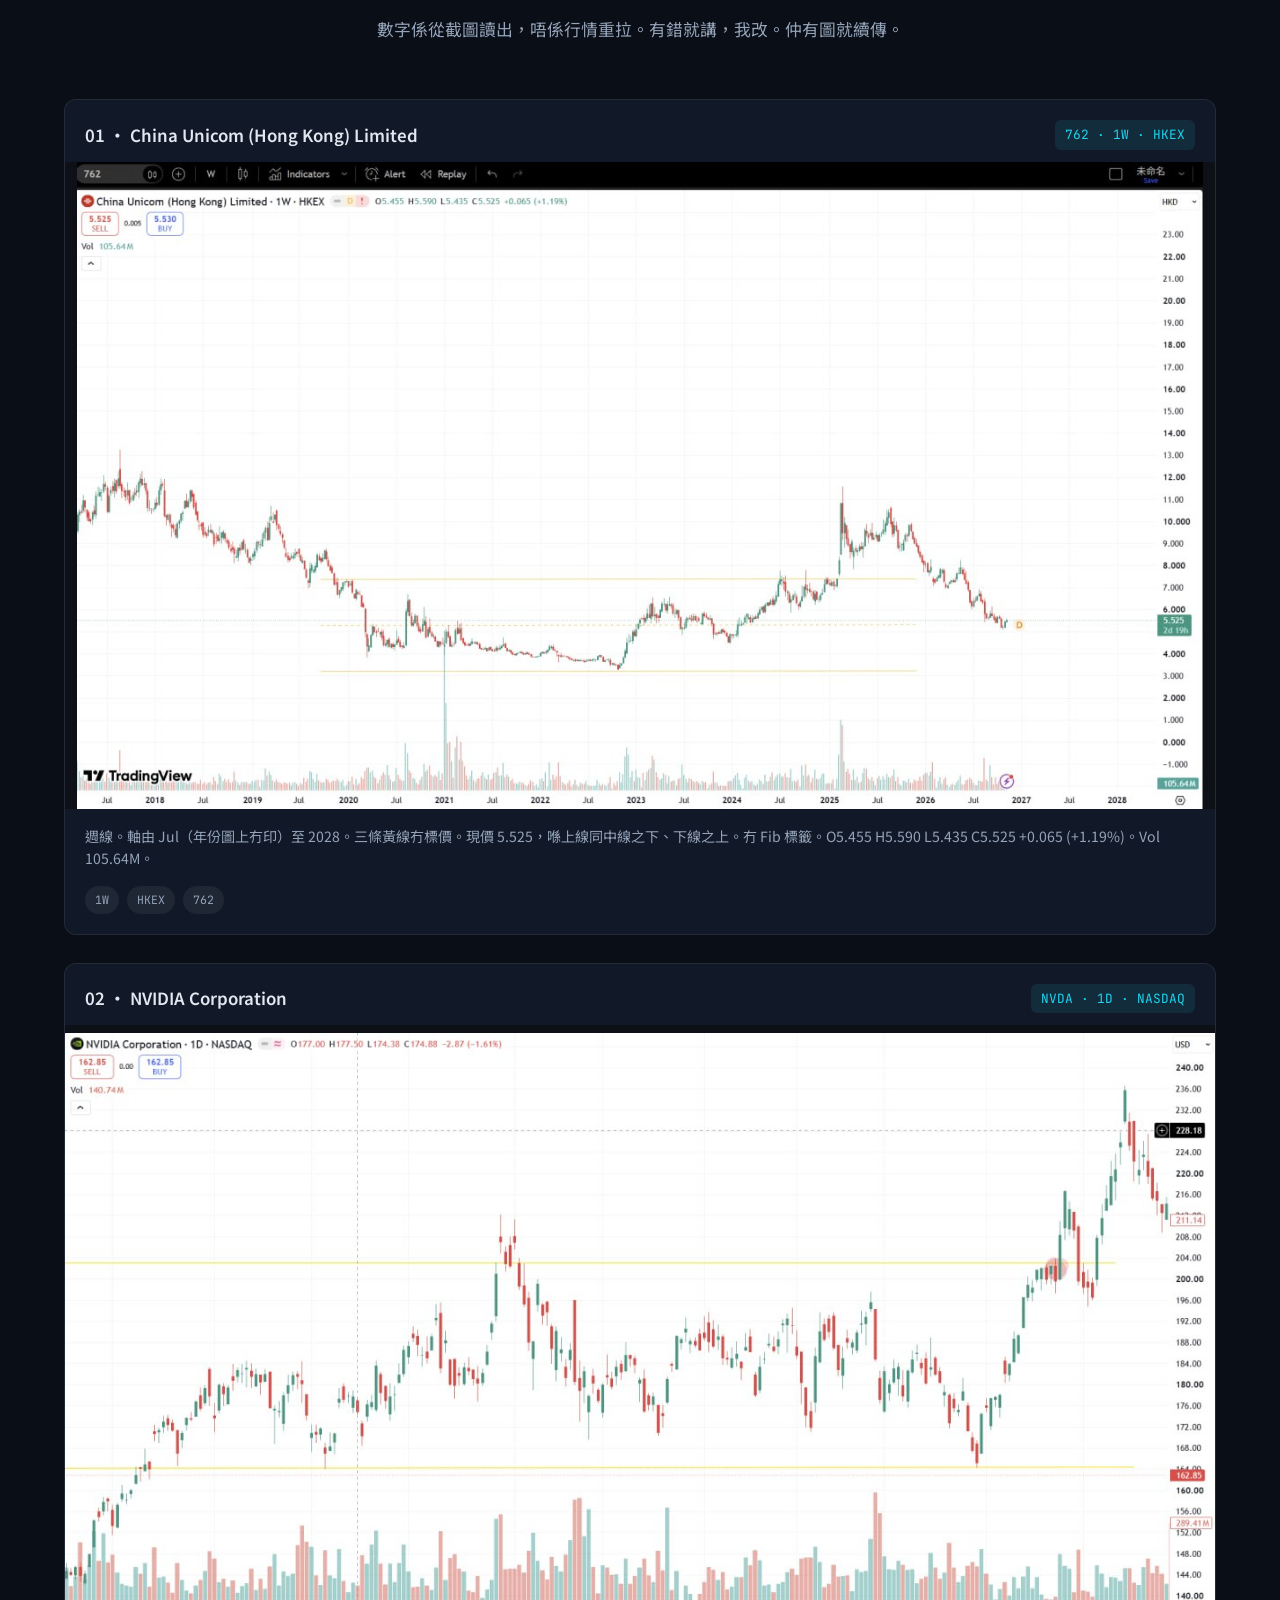
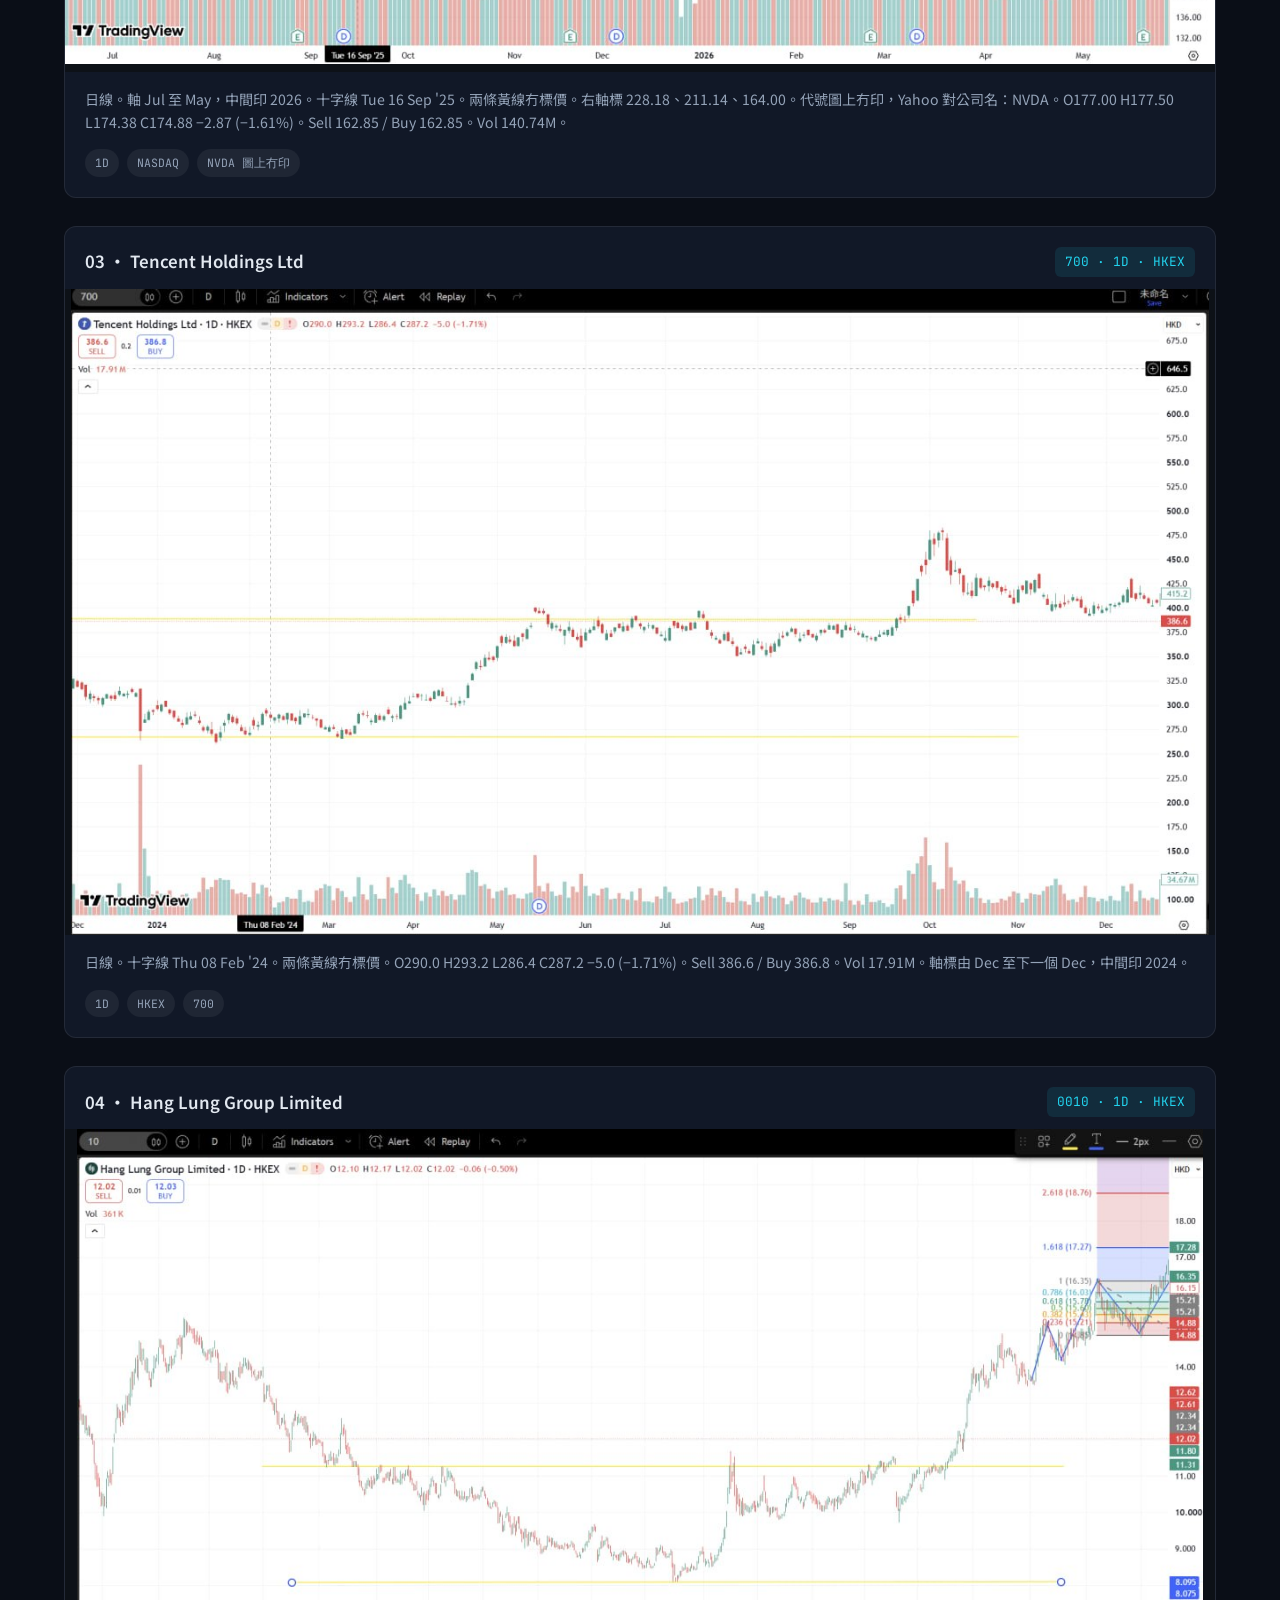
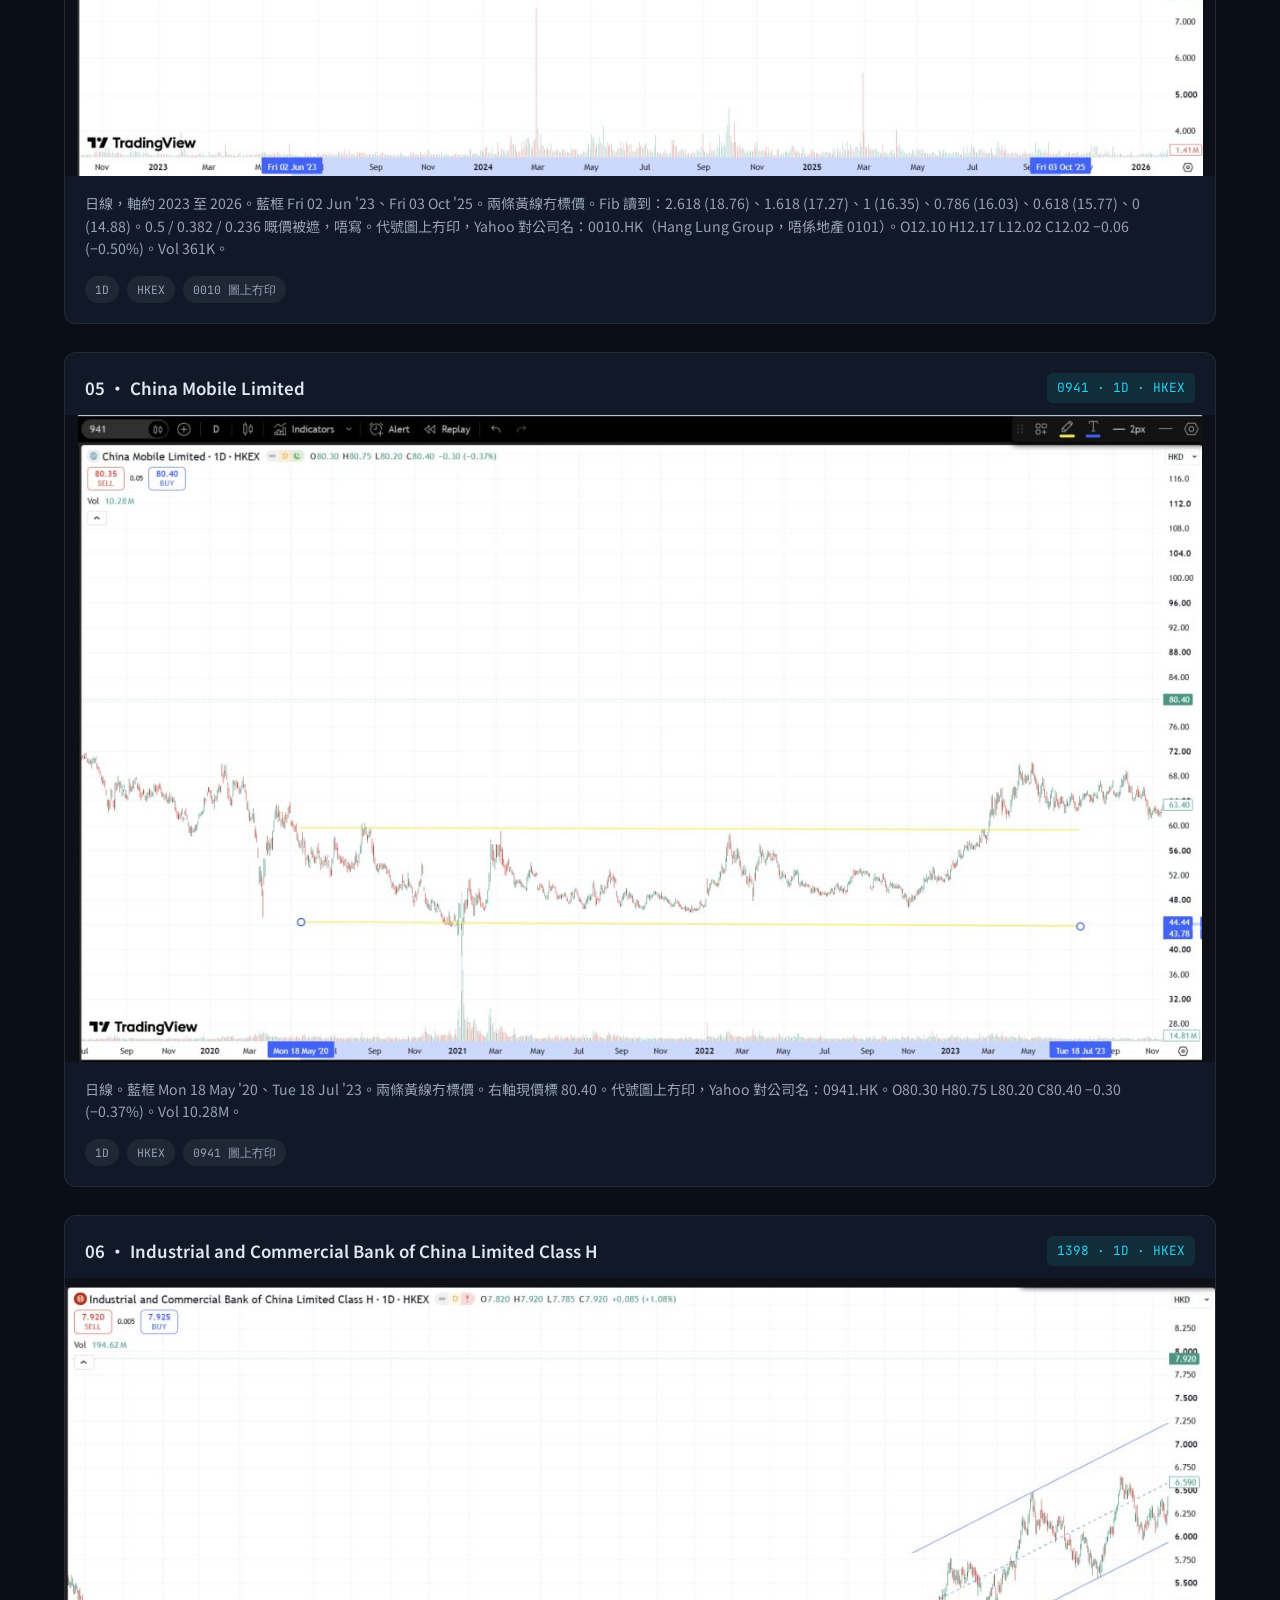
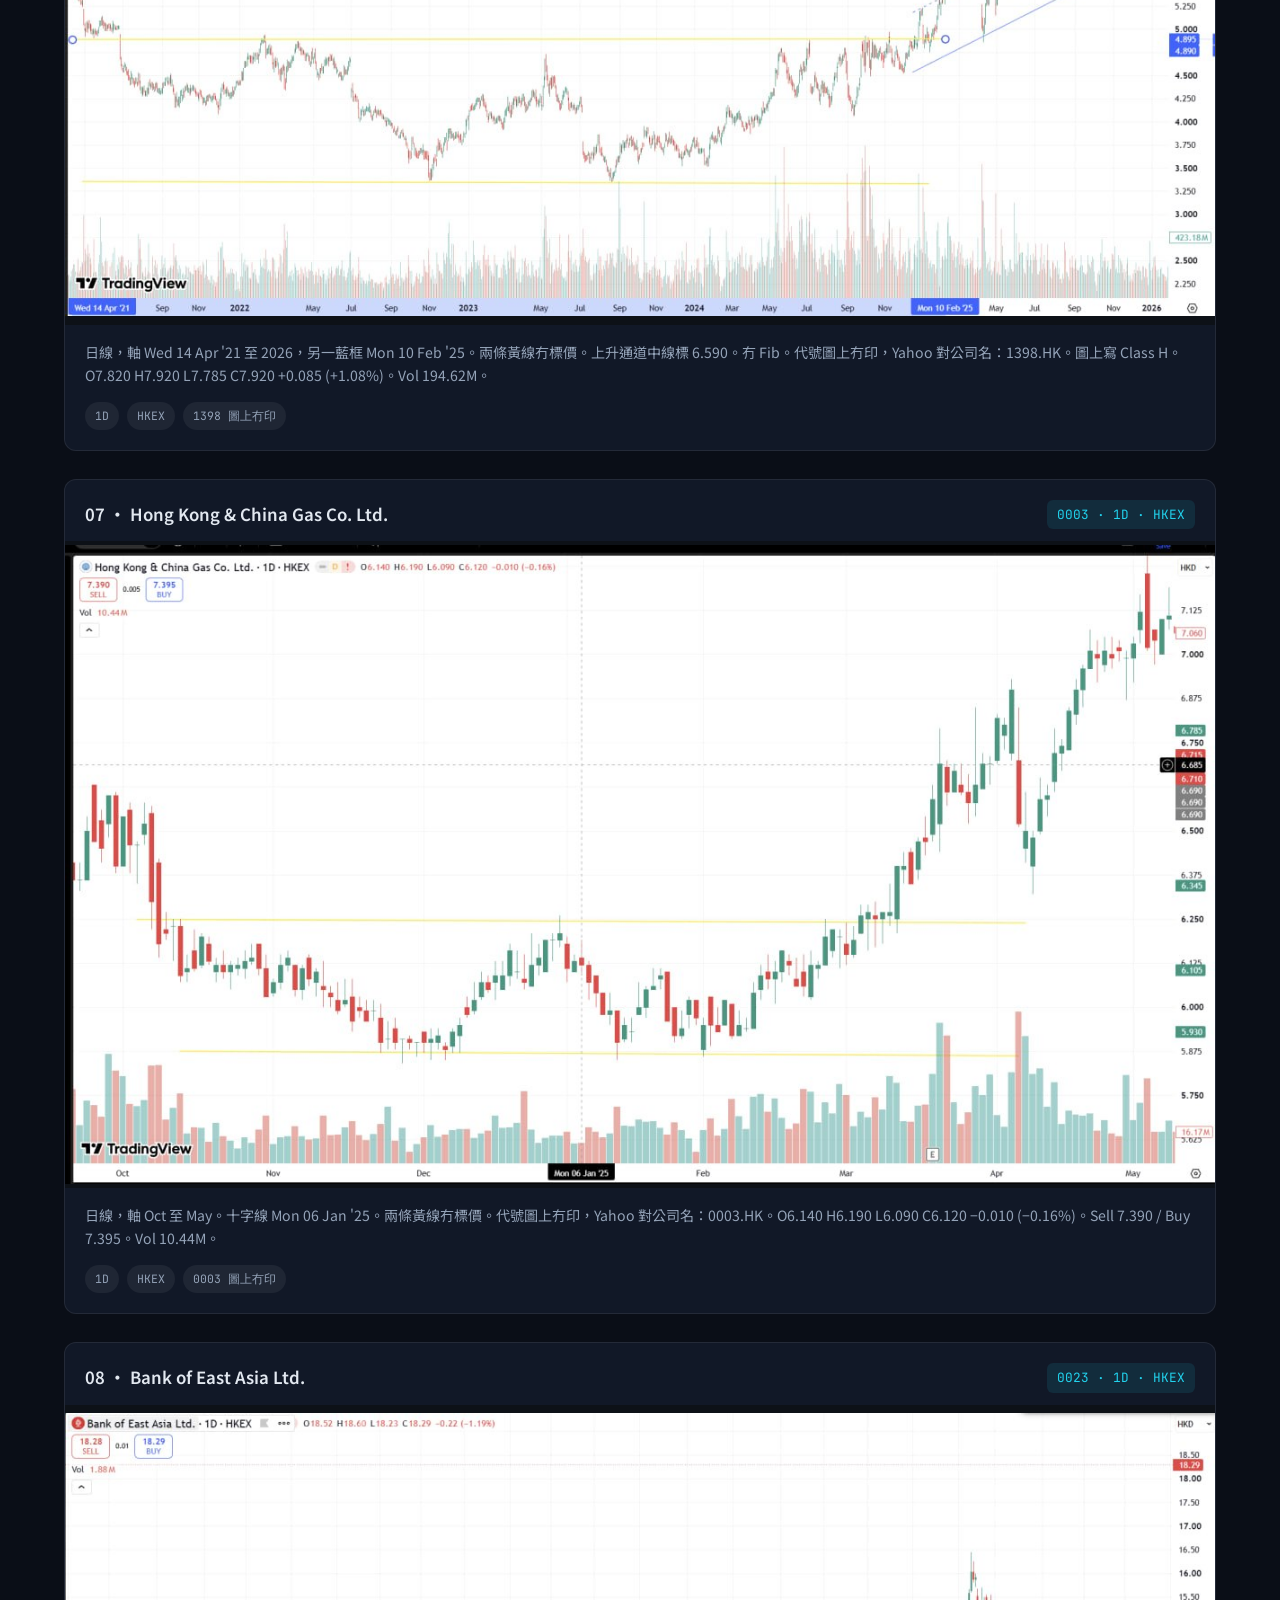
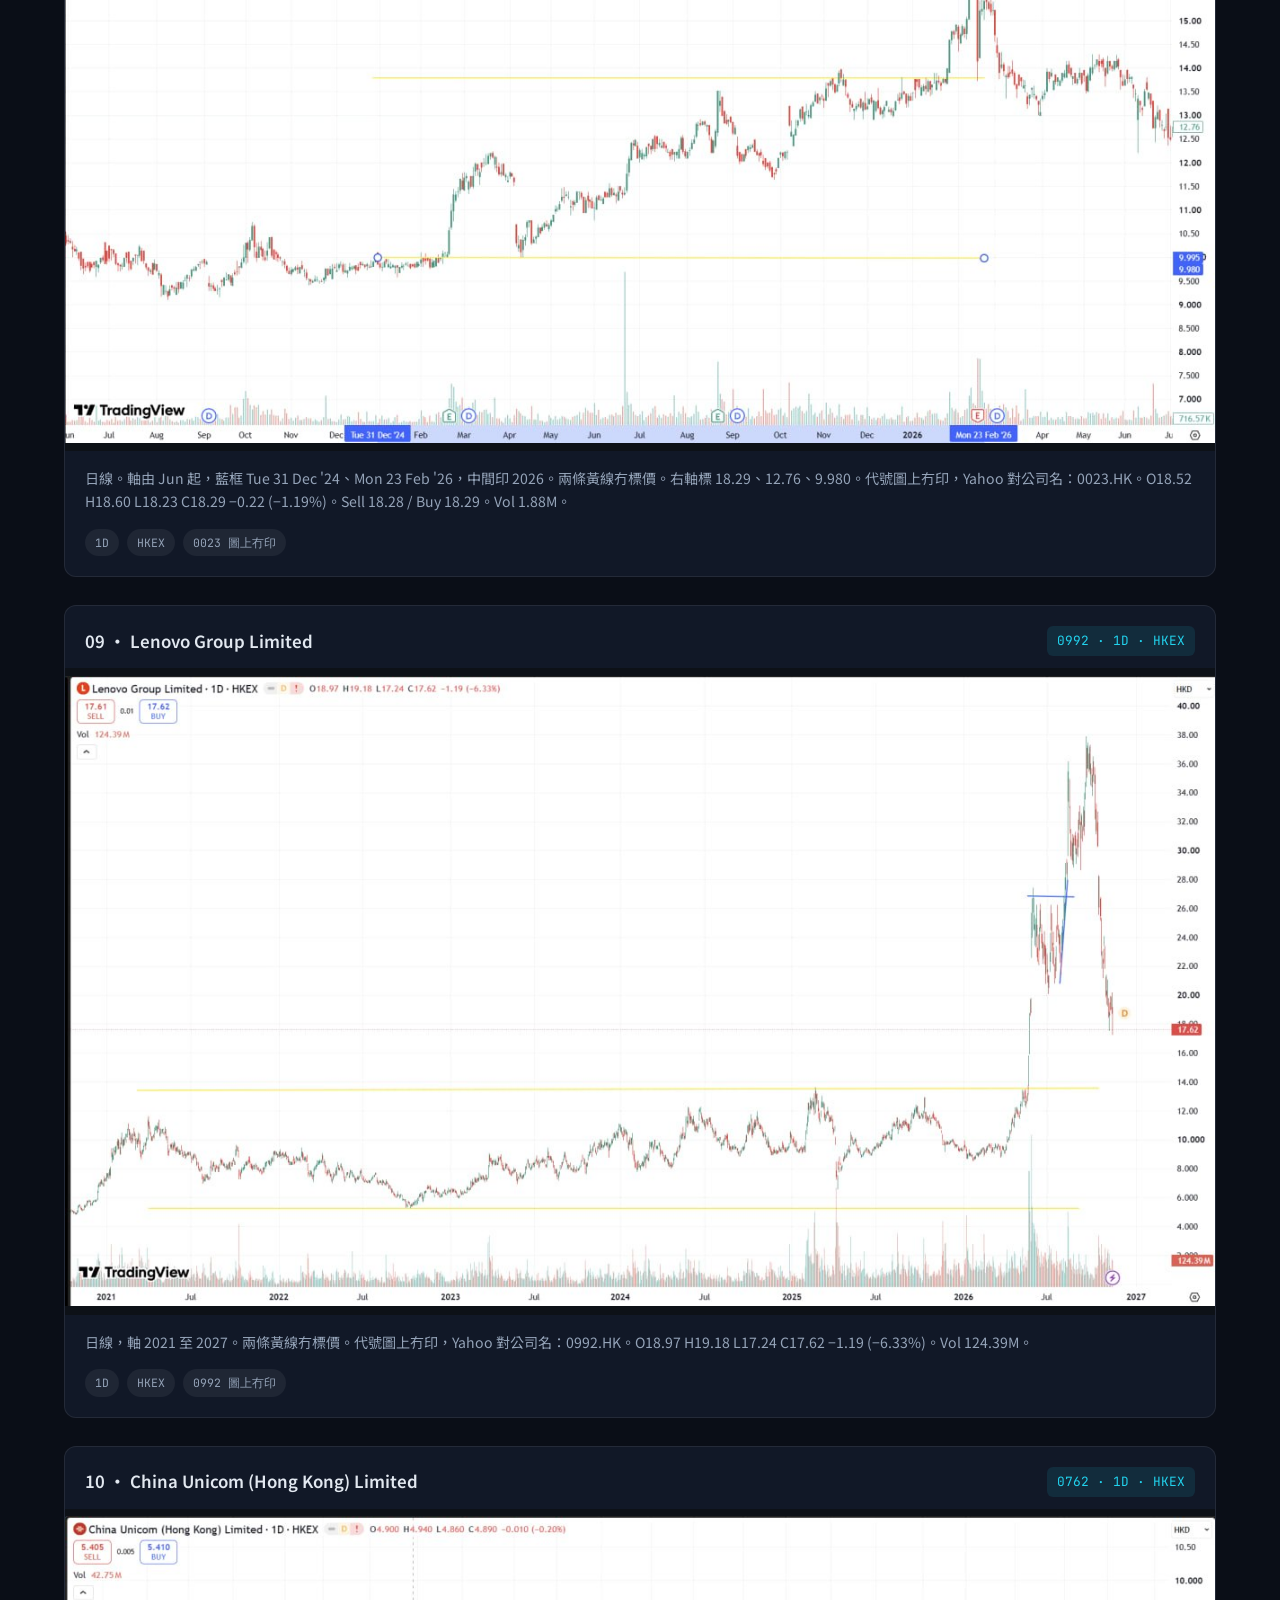
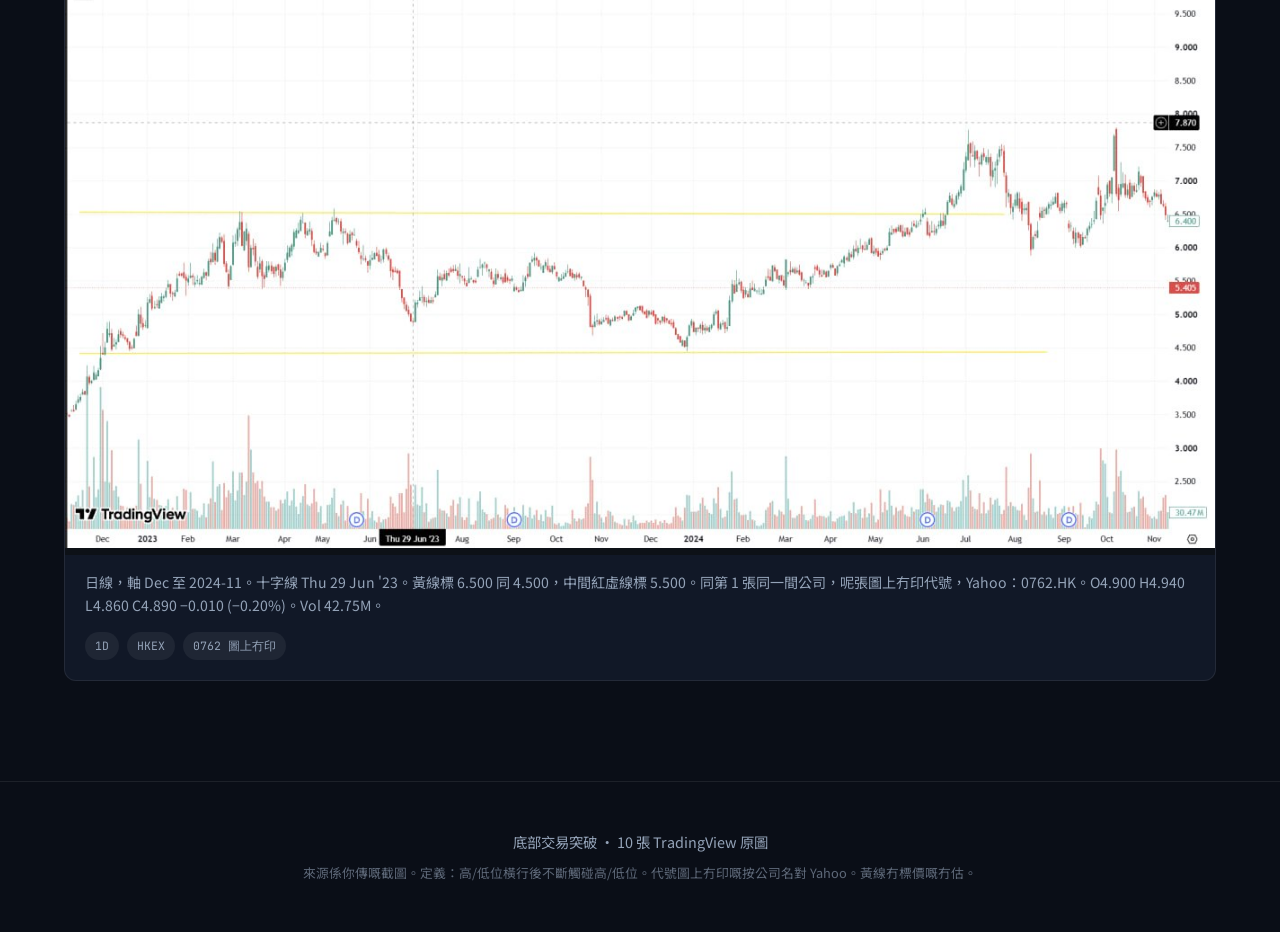
<file: 底部交易突破/index.html>
<!DOCTYPE html>
<html lang="zh-Hant">
<head>
  <meta charset="UTF-8" />
  <meta name="viewport" content="width=device-width, initial-scale=1.0" />
  <title>底部交易突破 | 高/低位橫行後再觸</title>
  <link rel="stylesheet" href="../styles.css" />
  <link rel="preconnect" href="https://fonts.googleapis.com" />
  <link rel="preconnect" href="https://fonts.gstatic.com" crossorigin />
  <link href="https://fonts.googleapis.com/css2?family=Noto+Sans+TC:wght@300;400;500;700;900&family=JetBrains+Mono:wght@400;600&display=swap" rel="stylesheet" />
</head>
<body>
  <nav class="navbar">
    <div class="nav-brand">
      <span class="brand-icon">⛰️</span>
      <span>底部交易突破</span>
    </div>
    <ul class="nav-links">
      <li><a href="../">← 筆記集</a></li>
      <li><a href="#cases">10 例子</a></li>
    </ul>
  </nav>

  <header class="hero">
    <div class="hero-bg"></div>
    <div class="hero-content">
      <p class="hero-tag">Bottom Breakout · 底部交易突破</p>
      <h1>高/低位先橫行<br /><span class="gradient-text">不斷觸碰高/低位</span></h1>
      <p class="hero-desc">
        底部交易突破是高/低位橫行後不斷觸碰高/低位。
        要睇嘅係觸碰本身，唔係突破完先算數。
      </p>
      <div class="hero-stats">
        <div class="stat">
          <span class="stat-num">10</span>
          <span class="stat-label">圖例</span>
        </div>
        <div class="stat">
          <span class="stat-num">橫行</span>
          <span class="stat-label">高位或低位</span>
        </div>
        <div class="stat">
          <span class="stat-num">再觸</span>
          <span class="stat-label">同一個高/低位</span>
        </div>
      </div>
    </div>
  </header>

  <section class="section section-dark">
    <div class="container">
      <h2 class="section-title">定義</h2>
      <div class="conditions-grid">
        <div class="condition-card">
          <div class="condition-num">01</div>
          <h3>高位或低位先橫行</h3>
          <p>唔係單邊直行。先喺高位或者低位走出一段橫行。</p>
        </div>
        <div class="condition-card">
          <div class="condition-num">02</div>
          <h3>不斷觸碰高位或低位</h3>
          <p>橫行之後，價格一再觸到嗰個高位或者低位。觸碰本身就係呢頁要睇嘅位，唔係已經突破完先算。</p>
        </div>
      </div>
    </div>
  </section>

  <section id="cases" class="section">
    <div class="container">
      <h2 class="section-title">10 個例子</h2>
      <p class="section-lead">數字係從截圖讀出，唔係行情重拉。有錯就講，我改。仲有圖就續傳。</p>
      <div class="cases-grid" style="grid-template-columns:1fr;">

        <article class="case-card">
          <div class="case-header"><h3>01 · China Unicom (Hong Kong) Limited</h3><span class="ticker">762 · 1W · HKEX</span></div>
          <div class="case-chart"><img src="../images/底部交易突破/01.jpg" alt="762 China Unicom 1W" /></div>
          <p>週線。軸由 Jul（年份圖上冇印）至 2028。三條黃線冇標價。現價 5.525，喺上線同中線之下、下線之上。冇 Fib 標籤。O5.455 H5.590 L5.435 C5.525 +0.065 (+1.19%)。Vol 105.64M。</p>
          <div class="case-tags"><span>1W</span><span>HKEX</span><span>762</span></div>
        </article>

        <article class="case-card">
          <div class="case-header"><h3>02 · NVIDIA Corporation</h3><span class="ticker">NVDA · 1D · NASDAQ</span></div>
          <div class="case-chart"><img src="../images/底部交易突破/02.jpg" alt="NVIDIA 1D NASDAQ" /></div>
          <p>日線。軸 Jul 至 May，中間印 2026。十字線 Tue 16 Sep '25。兩條黃線冇標價。右軸標 228.18、211.14、164.00。代號圖上冇印，Yahoo 對公司名：NVDA。O177.00 H177.50 L174.38 C174.88 −2.87 (−1.61%)。Sell 162.85 / Buy 162.85。Vol 140.74M。</p>
          <div class="case-tags"><span>1D</span><span>NASDAQ</span><span>NVDA 圖上冇印</span></div>
        </article>

        <article class="case-card">
          <div class="case-header"><h3>03 · Tencent Holdings Ltd</h3><span class="ticker">700 · 1D · HKEX</span></div>
          <div class="case-chart"><img src="../images/底部交易突破/03.jpg" alt="700 Tencent 1D" /></div>
          <p>日線。十字線 Thu 08 Feb '24。兩條黃線冇標價。O290.0 H293.2 L286.4 C287.2 −5.0 (−1.71%)。Sell 386.6 / Buy 386.8。Vol 17.91M。軸標由 Dec 至下一個 Dec，中間印 2024。</p>
          <div class="case-tags"><span>1D</span><span>HKEX</span><span>700</span></div>
        </article>

        <article class="case-card">
          <div class="case-header"><h3>04 · Hang Lung Group Limited</h3><span class="ticker">0010 · 1D · HKEX</span></div>
          <div class="case-chart"><img src="../images/底部交易突破/04.jpg" alt="Hang Lung 1D" /></div>
          <p>日線，軸約 2023 至 2026。藍框 Fri 02 Jun '23、Fri 03 Oct '25。兩條黃線冇標價。Fib 讀到：2.618 (18.76)、1.618 (17.27)、1 (16.35)、0.786 (16.03)、0.618 (15.77)、0 (14.88)。0.5 / 0.382 / 0.236 嘅價被遮，唔寫。代號圖上冇印，Yahoo 對公司名：0010.HK（Hang Lung Group，唔係地產 0101）。O12.10 H12.17 L12.02 C12.02 −0.06 (−0.50%)。Vol 361K。</p>
          <div class="case-tags"><span>1D</span><span>HKEX</span><span>0010 圖上冇印</span></div>
        </article>

        <article class="case-card">
          <div class="case-header"><h3>05 · China Mobile Limited</h3><span class="ticker">0941 · 1D · HKEX</span></div>
          <div class="case-chart"><img src="../images/底部交易突破/05.jpg" alt="China Mobile 1D" /></div>
          <p>日線。藍框 Mon 18 May '20、Tue 18 Jul '23。兩條黃線冇標價。右軸現價標 80.40。代號圖上冇印，Yahoo 對公司名：0941.HK。O80.30 H80.75 L80.20 C80.40 −0.30 (−0.37%)。Vol 10.28M。</p>
          <div class="case-tags"><span>1D</span><span>HKEX</span><span>0941 圖上冇印</span></div>
        </article>

        <article class="case-card">
          <div class="case-header"><h3>06 · Industrial and Commercial Bank of China Limited Class H</h3><span class="ticker">1398 · 1D · HKEX</span></div>
          <div class="case-chart"><img src="../images/底部交易突破/06.jpg" alt="ICBC H 1D" /></div>
          <p>日線，軸 Wed 14 Apr '21 至 2026，另一藍框 Mon 10 Feb '25。兩條黃線冇標價。上升通道中線標 6.590。冇 Fib。代號圖上冇印，Yahoo 對公司名：1398.HK。圖上寫 Class H。O7.820 H7.920 L7.785 C7.920 +0.085 (+1.08%)。Vol 194.62M。</p>
          <div class="case-tags"><span>1D</span><span>HKEX</span><span>1398 圖上冇印</span></div>
        </article>

        <article class="case-card">
          <div class="case-header"><h3>07 · Hong Kong &amp; China Gas Co. Ltd.</h3><span class="ticker">0003 · 1D · HKEX</span></div>
          <div class="case-chart"><img src="../images/底部交易突破/07.jpg" alt="HK and China Gas 1D" /></div>
          <p>日線，軸 Oct 至 May。十字線 Mon 06 Jan '25。兩條黃線冇標價。代號圖上冇印，Yahoo 對公司名：0003.HK。O6.140 H6.190 L6.090 C6.120 −0.010 (−0.16%)。Sell 7.390 / Buy 7.395。Vol 10.44M。</p>
          <div class="case-tags"><span>1D</span><span>HKEX</span><span>0003 圖上冇印</span></div>
        </article>

        <article class="case-card">
          <div class="case-header"><h3>08 · Bank of East Asia Ltd.</h3><span class="ticker">0023 · 1D · HKEX</span></div>
          <div class="case-chart"><img src="../images/底部交易突破/08.jpg" alt="Bank of East Asia 1D" /></div>
          <p>日線。軸由 Jun 起，藍框 Tue 31 Dec '24、Mon 23 Feb '26，中間印 2026。兩條黃線冇標價。右軸標 18.29、12.76、9.980。代號圖上冇印，Yahoo 對公司名：0023.HK。O18.52 H18.60 L18.23 C18.29 −0.22 (−1.19%)。Sell 18.28 / Buy 18.29。Vol 1.88M。</p>
          <div class="case-tags"><span>1D</span><span>HKEX</span><span>0023 圖上冇印</span></div>
        </article>

        <article class="case-card">
          <div class="case-header"><h3>09 · Lenovo Group Limited</h3><span class="ticker">0992 · 1D · HKEX</span></div>
          <div class="case-chart"><img src="../images/底部交易突破/09.jpg" alt="Lenovo 1D" /></div>
          <p>日線，軸 2021 至 2027。兩條黃線冇標價。代號圖上冇印，Yahoo 對公司名：0992.HK。O18.97 H19.18 L17.24 C17.62 −1.19 (−6.33%)。Vol 124.39M。</p>
          <div class="case-tags"><span>1D</span><span>HKEX</span><span>0992 圖上冇印</span></div>
        </article>

        <article class="case-card">
          <div class="case-header"><h3>10 · China Unicom (Hong Kong) Limited</h3><span class="ticker">0762 · 1D · HKEX</span></div>
          <div class="case-chart"><img src="../images/底部交易突破/10.jpg" alt="China Unicom 1D" /></div>
          <p>日線，軸 Dec 至 2024-11。十字線 Thu 29 Jun '23。黃線標 6.500 同 4.500，中間紅虛線標 5.500。同第 1 張同一間公司，呢張圖上冇印代號，Yahoo：0762.HK。O4.900 H4.940 L4.860 C4.890 −0.010 (−0.20%)。Vol 42.75M。</p>
          <div class="case-tags"><span>1D</span><span>HKEX</span><span>0762 圖上冇印</span></div>
        </article>

      </div>
    </div>
  </section>

  <footer class="footer">
    <div class="container">
      <p>底部交易突破 · 10 張 TradingView 原圖</p>
      <p class="footer-sub">來源係你傳嘅截圖。定義：高/低位橫行後不斷觸碰高/低位。代號圖上冇印嘅按公司名對 Yahoo。黃線冇標價嘅冇估。</p>
    </div>
  </footer>
</body>
</html>
</file>
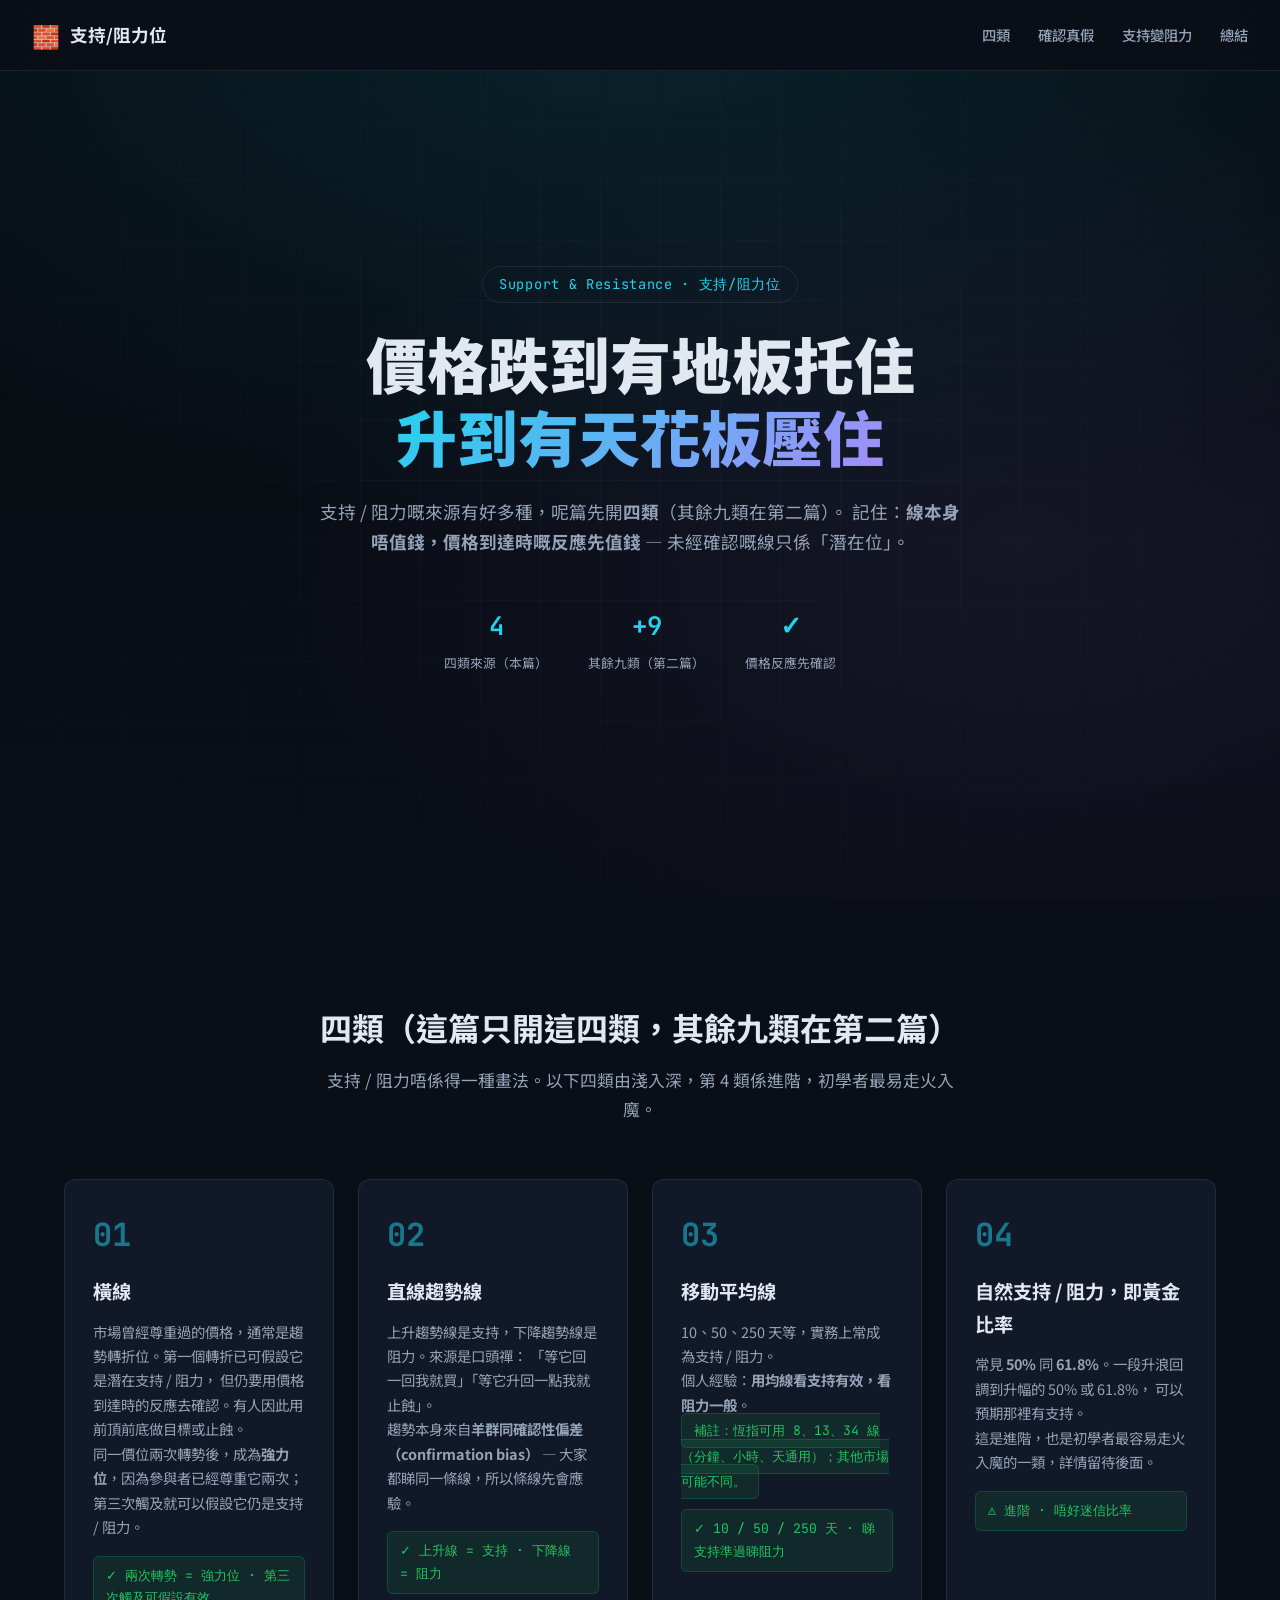
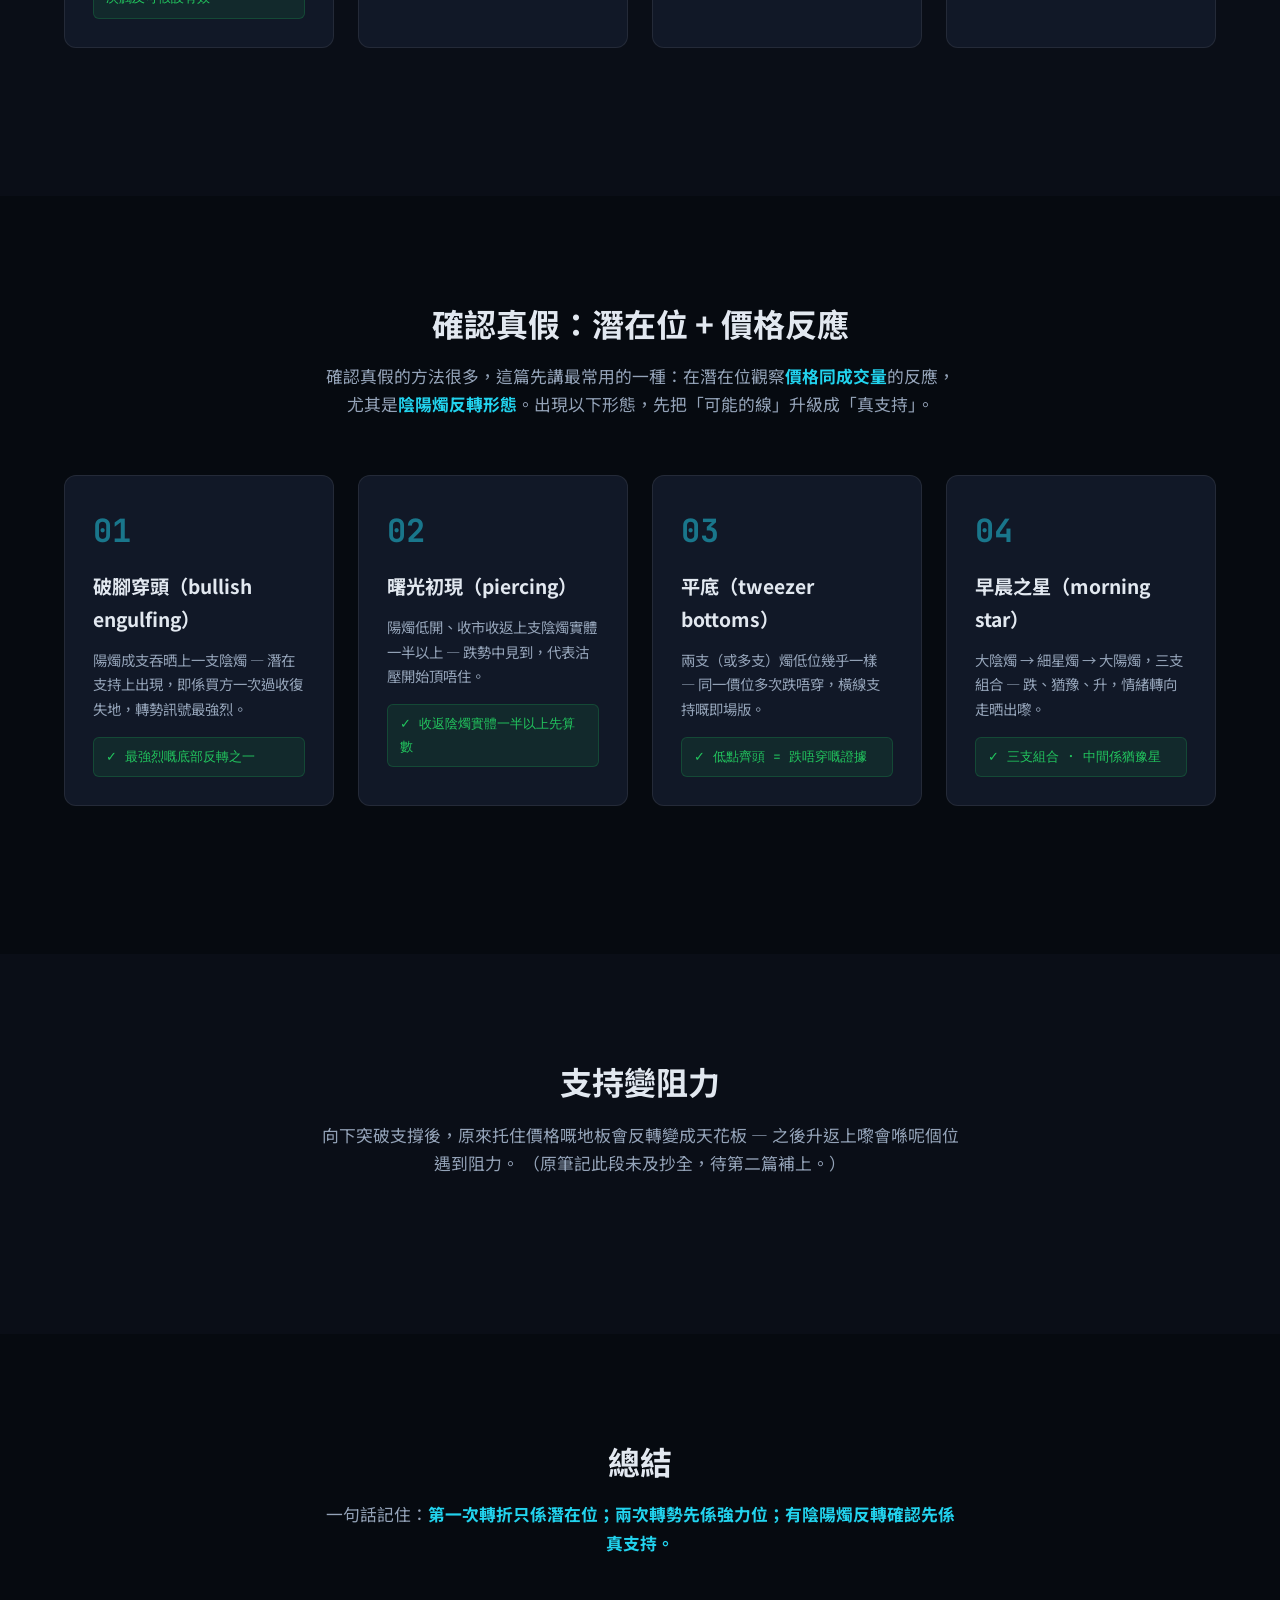
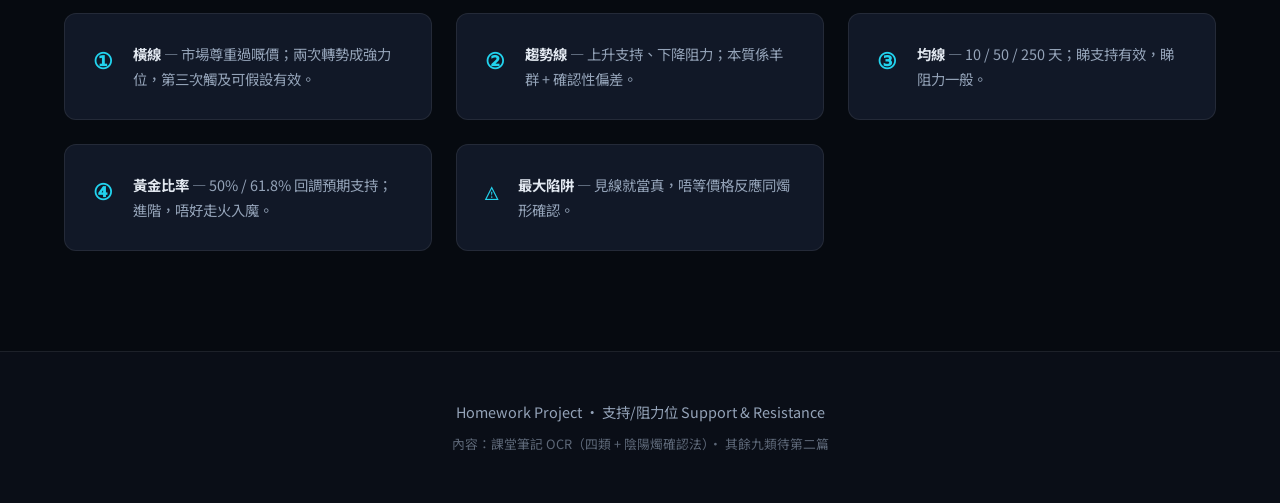
<file: 支持阻力位/index.html>
<!DOCTYPE html>
<html lang="zh-Hant">
<head>
  <meta charset="UTF-8" />
  <meta name="viewport" content="width=device-width, initial-scale=1.0" />
  <title>支持/阻力位 | Support & Resistance</title>
  <link rel="stylesheet" href="../styles.css" />
  <link rel="preconnect" href="https://fonts.googleapis.com" />
  <link rel="preconnect" href="https://fonts.gstatic.com" crossorigin />
  <link href="https://fonts.googleapis.com/css2?family=Noto+Sans+TC:wght@300;400;500;700;900&family=JetBrains+Mono:wght@400;600&display=swap" rel="stylesheet" />
</head>
<body>
  <nav class="navbar">
    <div class="nav-brand">
      <span class="brand-icon">🧱</span>
      <span>支持/阻力位</span>
    </div>
    <ul class="nav-links">
      <li><a href="#types">四類</a></li>
      <li><a href="#confirm">確認真假</a></li>
      <li><a href="#flip">支持變阻力</a></li>
      <li><a href="#summary">總結</a></li>
    </ul>
  </nav>

  <header class="hero">
    <div class="hero-bg"></div>
    <div class="hero-content">
      <p class="hero-tag">Support & Resistance · 支持/阻力位</p>
      <h1>價格跌到有地板托住<br /><span class="gradient-text">升到有天花板壓住</span></h1>
      <p class="hero-desc">
        支持 / 阻力嘅來源有好多種，呢篇先開<strong>四類</strong>（其餘九類在第二篇）。
        記住：<strong>線本身唔值錢，價格到達時嘅反應先值錢</strong> — 未經確認嘅線只係「潛在位」。
      </p>
      <div class="hero-stats">
        <div class="stat">
          <span class="stat-num">4</span>
          <span class="stat-label">四類來源（本篇）</span>
        </div>
        <div class="stat">
          <span class="stat-num">+9</span>
          <span class="stat-label">其餘九類（第二篇）</span>
        </div>
        <div class="stat">
          <span class="stat-num">✓</span>
          <span class="stat-label">價格反應先確認</span>
        </div>
      </div>
    </div>
  </header>

  <section id="types" class="section">
    <div class="container">
      <h2 class="section-title">四類（這篇只開這四類，其餘九類在第二篇）</h2>
      <p class="section-lead">
        支持 / 阻力唔係得一種畫法。以下四類由淺入深，第 4 類係進階，初學者最易走火入魔。
      </p>

      <div class="conditions-grid">
        <article class="condition-card">
          <div class="condition-num">01</div>
          <h3>橫線</h3>
          <p>市場曾經尊重過的價格，通常是趨勢轉折位。第一個轉折已可假設它是潛在支持 / 阻力，
          但仍要用價格到達時的反應去確認。有人因此用前頂前底做目標或止蝕。<br />
          同一價位兩次轉勢後，成為<strong>強力位</strong>，因為參與者已經尊重它兩次；
          第三次觸及就可以假設它仍是支持 / 阻力。</p>
          <div class="condition-check">✓ 兩次轉勢 = 強力位 · 第三次觸及可假設有效</div>
        </article>
        <article class="condition-card">
          <div class="condition-num">02</div>
          <h3>直線趨勢線</h3>
          <p>上升趨勢線是支持，下降趨勢線是阻力。來源是口頭禪：
          「等它回一回我就買」「等它升回一點我就止蝕」。<br />
          趨勢本身來自<strong>羊群同確認性偏差（confirmation bias）</strong> — 大家都睇同一條線，所以條線先會應驗。</p>
          <div class="condition-check">✓ 上升線 = 支持 · 下降線 = 阻力</div>
        </article>
        <article class="condition-card">
          <div class="condition-num">03</div>
          <h3>移動平均線</h3>
          <p>10、50、250 天等，實務上常成為支持 / 阻力。<br />
          個人經驗：<strong>用均線看支持有效，看阻力一般</strong>。<br />
          <span class="condition-check">補註：恆指可用 8、13、34 線（分鐘、小時、天通用）；其他市場可能不同。</span></p>
          <div class="condition-check">✓ 10 / 50 / 250 天 · 睇支持準過睇阻力</div>
        </article>
        <article class="condition-card">
          <div class="condition-num">04</div>
          <h3>自然支持 / 阻力，即黃金比率</h3>
          <p>常見 <strong>50%</strong> 同 <strong>61.8%</strong>。一段升浪回調到升幅的 50% 或 61.8%，
          可以預期那裡有支持。<br />
          這是進階，也是初學者最容易走火入魔的一類，詳情留待後面。</p>
          <div class="condition-check">⚠ 進階 · 唔好迷信比率</div>
        </article>
      </div>
    </div>
  </section>

  <section id="confirm" class="section section-dark">
    <div class="container">
      <h2 class="section-title">確認真假：潛在位 + 價格反應</h2>
      <p class="section-lead">
        確認真假的方法很多，這篇先講最常用的一種：在潛在位觀察<strong>價格同成交量</strong>的反應，
        尤其是<strong>陰陽燭反轉形態</strong>。出現以下形態，先把「可能的線」升級成「真支持」。
      </p>

      <div class="conditions-grid">
        <article class="condition-card">
          <div class="condition-num">01</div>
          <h3>破腳穿頭（bullish engulfing）</h3>
          <p>陽燭成支吞晒上一支陰燭 — 潛在支持上出現，即係買方一次過收復失地，轉勢訊號最強烈。</p>
          <div class="condition-check">✓ 最強烈嘅底部反轉之一</div>
        </article>
        <article class="condition-card">
          <div class="condition-num">02</div>
          <h3>曙光初現（piercing）</h3>
          <p>陽燭低開、收市收返上支陰燭實體一半以上 — 跌勢中見到，代表沽壓開始頂唔住。</p>
          <div class="condition-check">✓ 收返陰燭實體一半以上先算數</div>
        </article>
        <article class="condition-card">
          <div class="condition-num">03</div>
          <h3>平底（tweezer bottoms）</h3>
          <p>兩支（或多支）燭低位幾乎一樣 — 同一價位多次跌唔穿，橫線支持嘅即場版。</p>
          <div class="condition-check">✓ 低點齊頭 = 跌唔穿嘅證據</div>
        </article>
        <article class="condition-card">
          <div class="condition-num">04</div>
          <h3>早晨之星（morning star）</h3>
          <p>大陰燭 → 細星燭 → 大陽燭，三支組合 — 跌、猶豫、升，情緒轉向走晒出嚟。</p>
          <div class="condition-check">✓ 三支組合 · 中間係猶豫星</div>
        </article>
      </div>
    </div>
  </section>

  <section id="flip" class="section">
    <div class="container">
      <h2 class="section-title">支持變阻力</h2>
      <p class="section-lead">
        向下突破支撐後，原來托住價格嘅地板會反轉變成天花板 — 之後升返上嚟會喺呢個位遇到阻力。
        （原筆記此段未及抄全，待第二篇補上。）
      </p>
    </div>
  </section>

  <section id="summary" class="section section-dark">
    <div class="container">
      <h2 class="section-title">總結</h2>
      <p class="section-lead">
        一句話記住：<strong>第一次轉折只係潛在位；兩次轉勢先係強力位；有陰陽燭反轉確認先係真支持。</strong>
      </p>

      <div class="rules-grid">
        <div class="rule">
          <span class="rule-num">①</span>
          <p><strong>橫線</strong> — 市場尊重過嘅價；兩次轉勢成強力位，第三次觸及可假設有效。</p>
        </div>
        <div class="rule">
          <span class="rule-num">②</span>
          <p><strong>趨勢線</strong> — 上升支持、下降阻力；本質係羊群 + 確認性偏差。</p>
        </div>
        <div class="rule">
          <span class="rule-num">③</span>
          <p><strong>均線</strong> — 10 / 50 / 250 天；睇支持有效，睇阻力一般。</p>
        </div>
        <div class="rule">
          <span class="rule-num">④</span>
          <p><strong>黃金比率</strong> — 50% / 61.8% 回調預期支持；進階，唔好走火入魔。</p>
        </div>
        <div class="rule">
          <span class="rule-num">⚠</span>
          <p><strong>最大陷阱</strong> — 見線就當真，唔等價格反應同燭形確認。</p>
        </div>
      </div>
    </div>
  </section>

  <footer class="footer">
    <div class="container">
      <p>Homework Project · 支持/阻力位 Support & Resistance</p>
      <p class="footer-sub">內容：課堂筆記 OCR（四類 + 陰陽燭確認法）· 其餘九類待第二篇</p>
    </div>
  </footer>

  <script src="../script.js"></script>
</body>
</html>
</file>
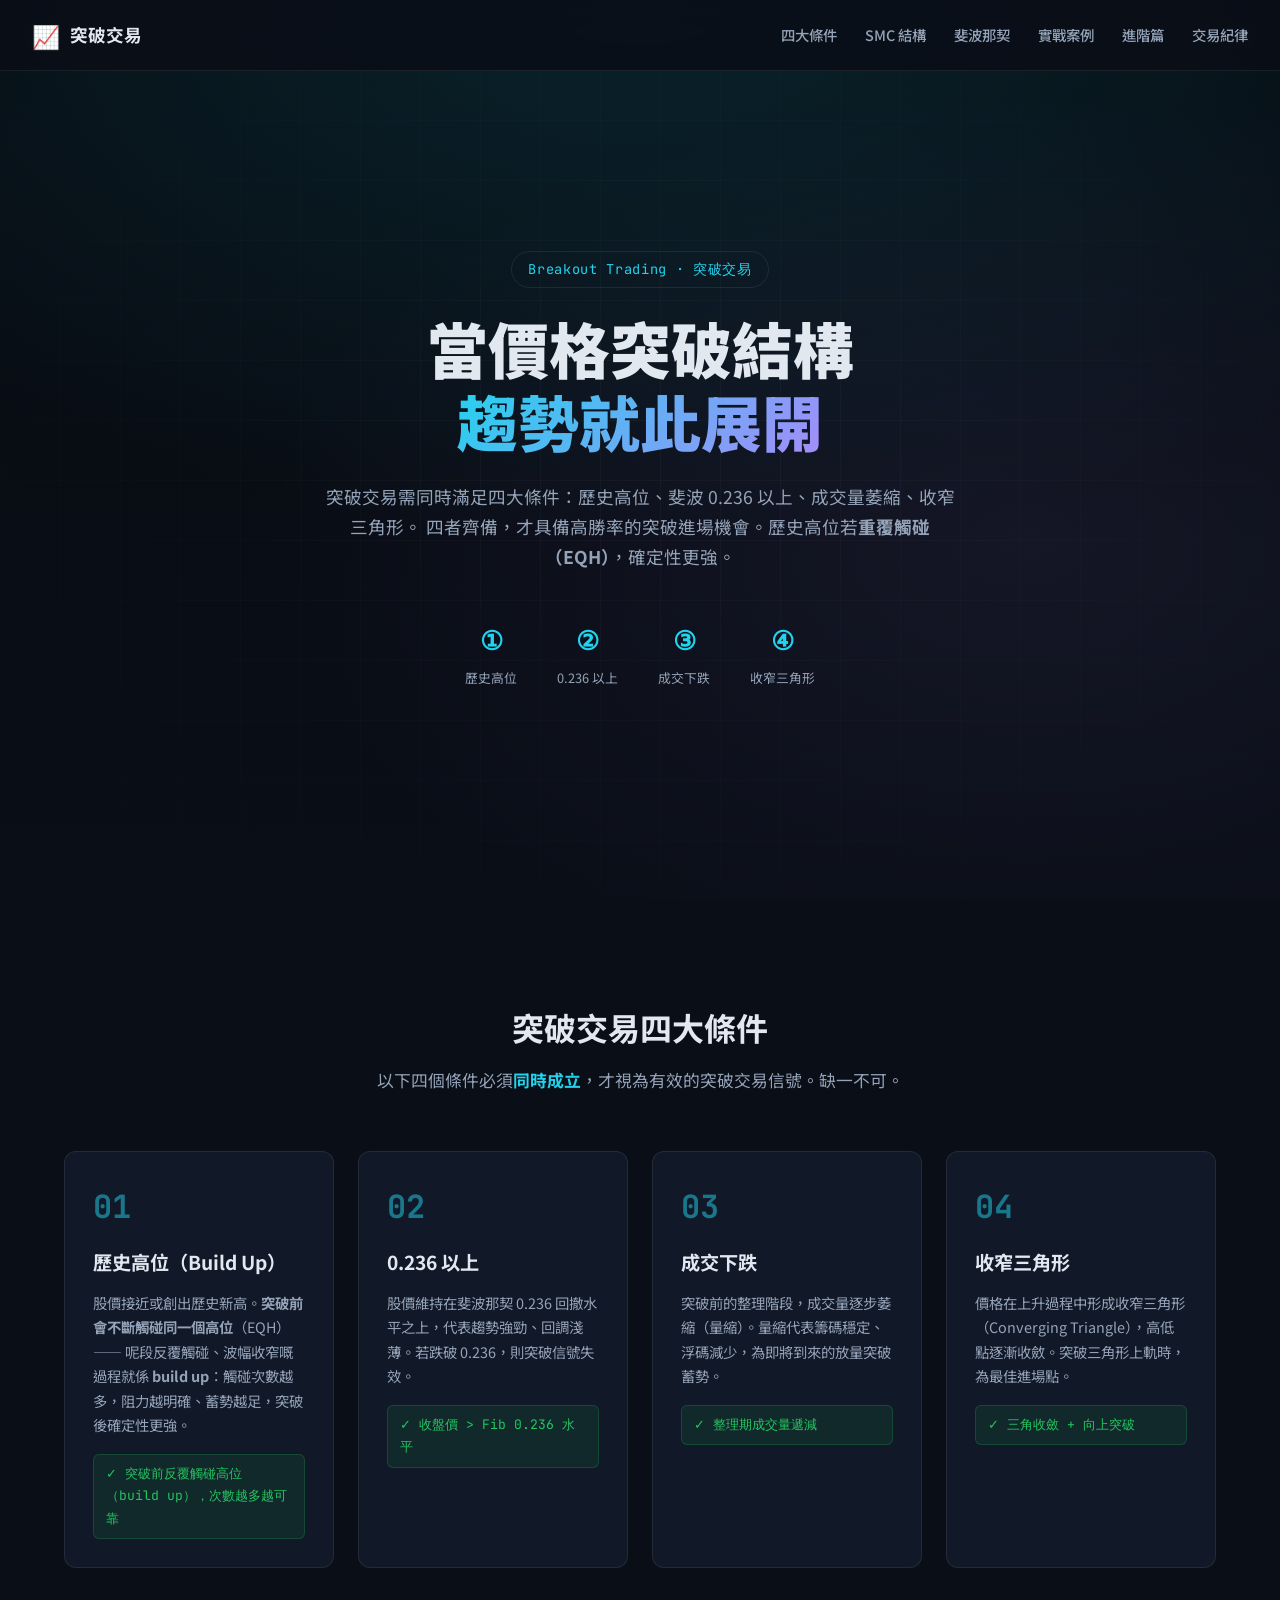
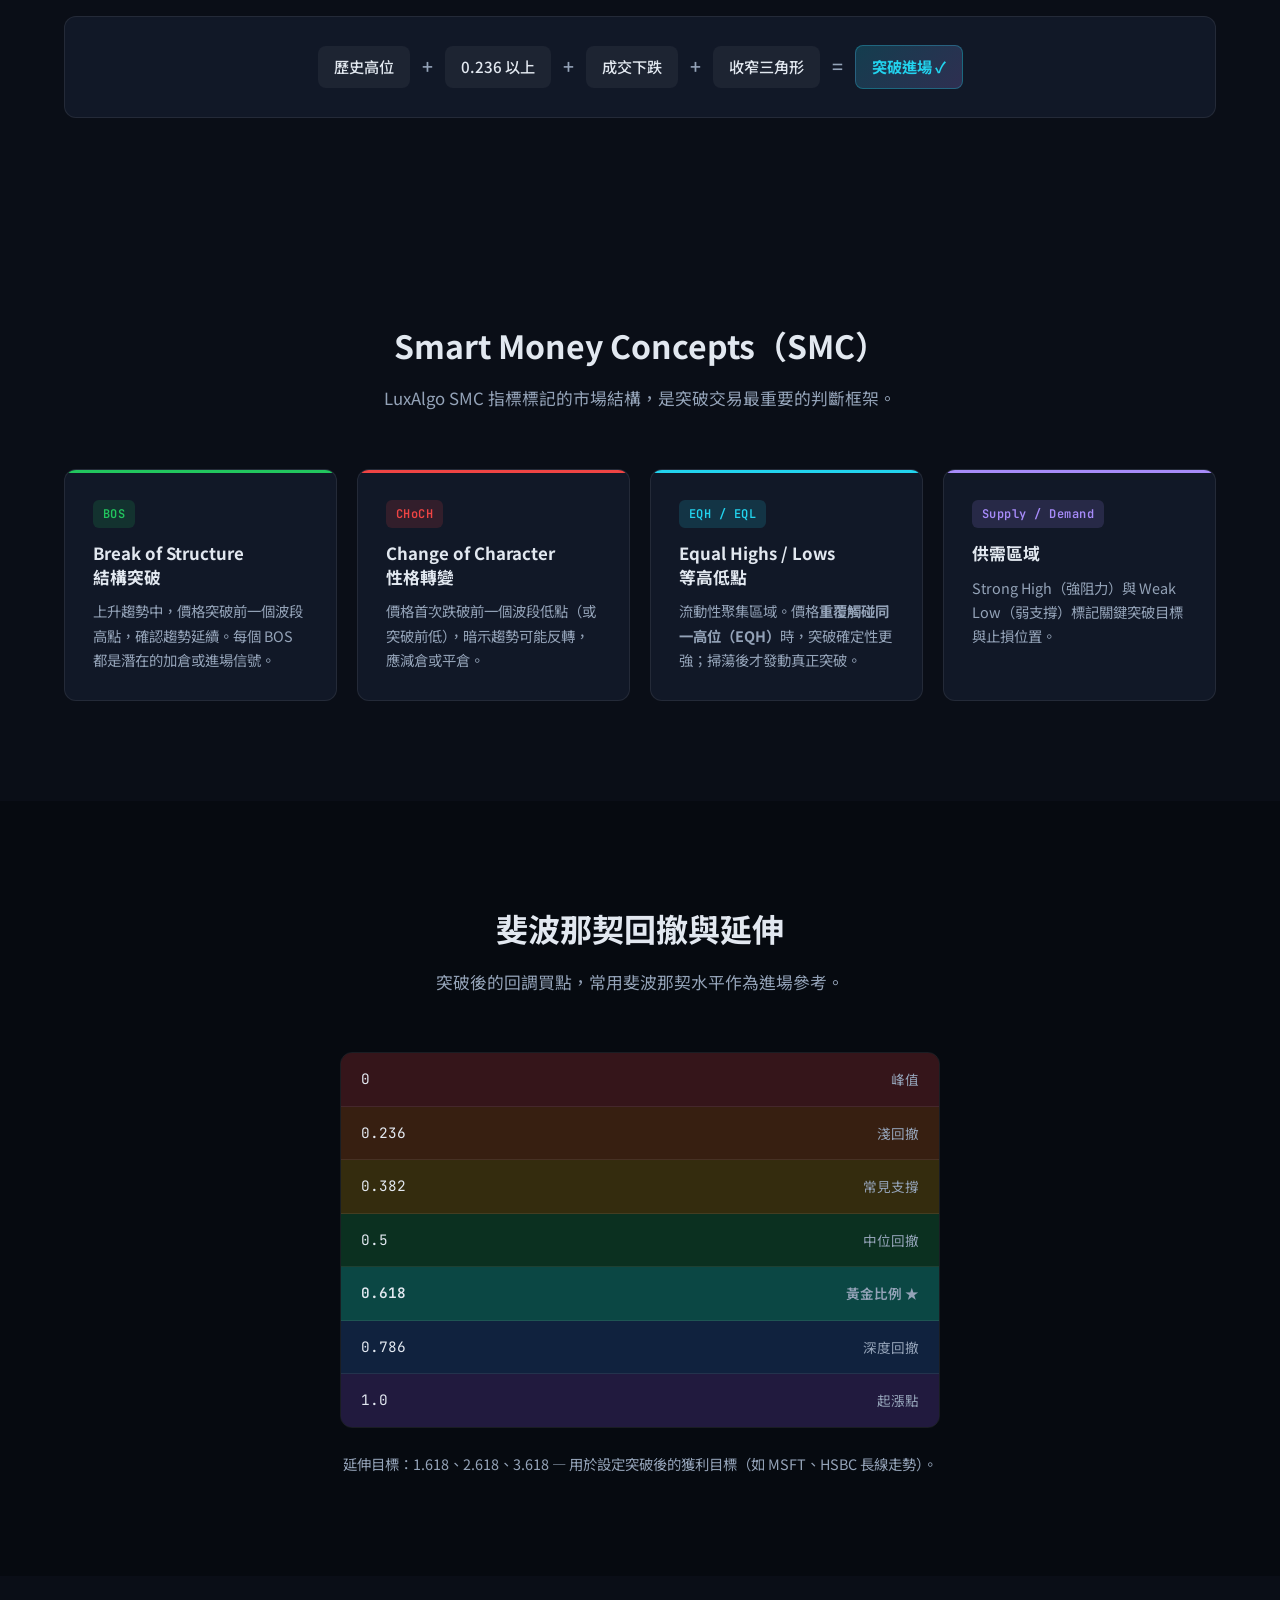
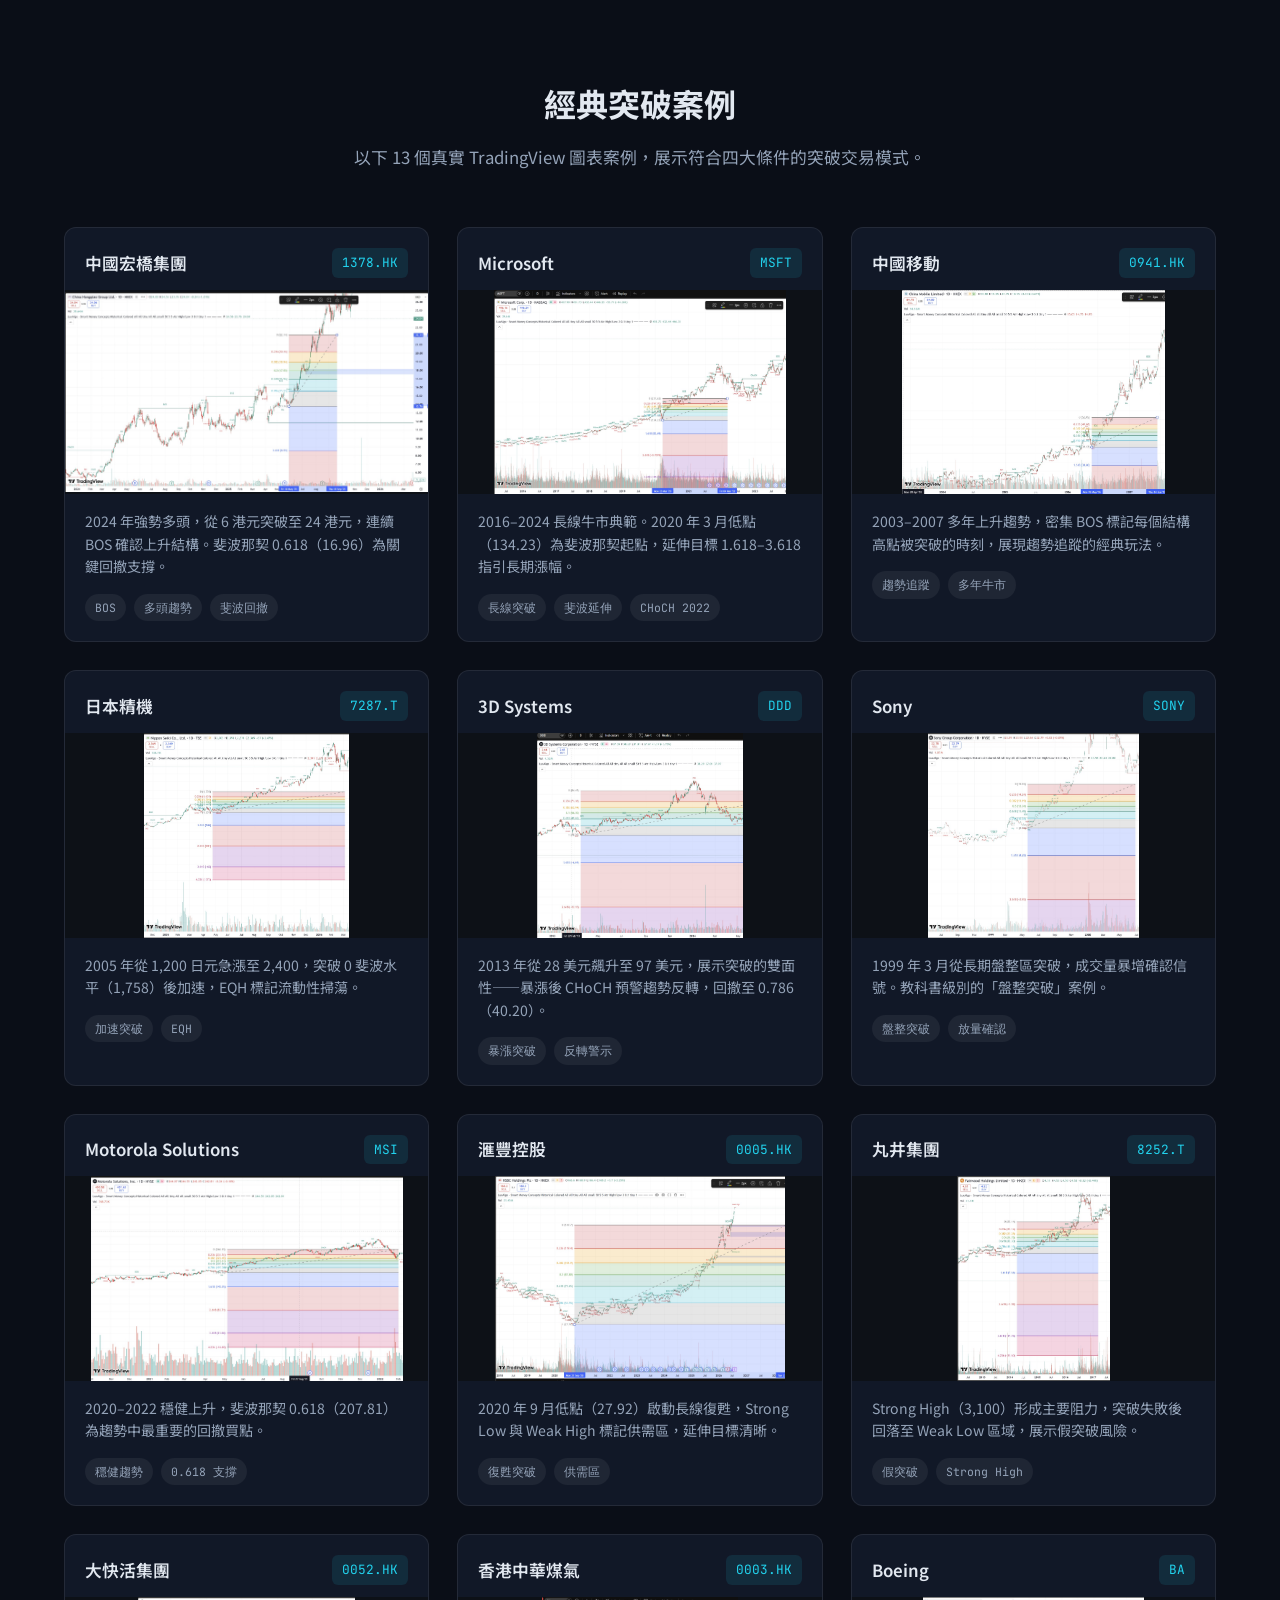
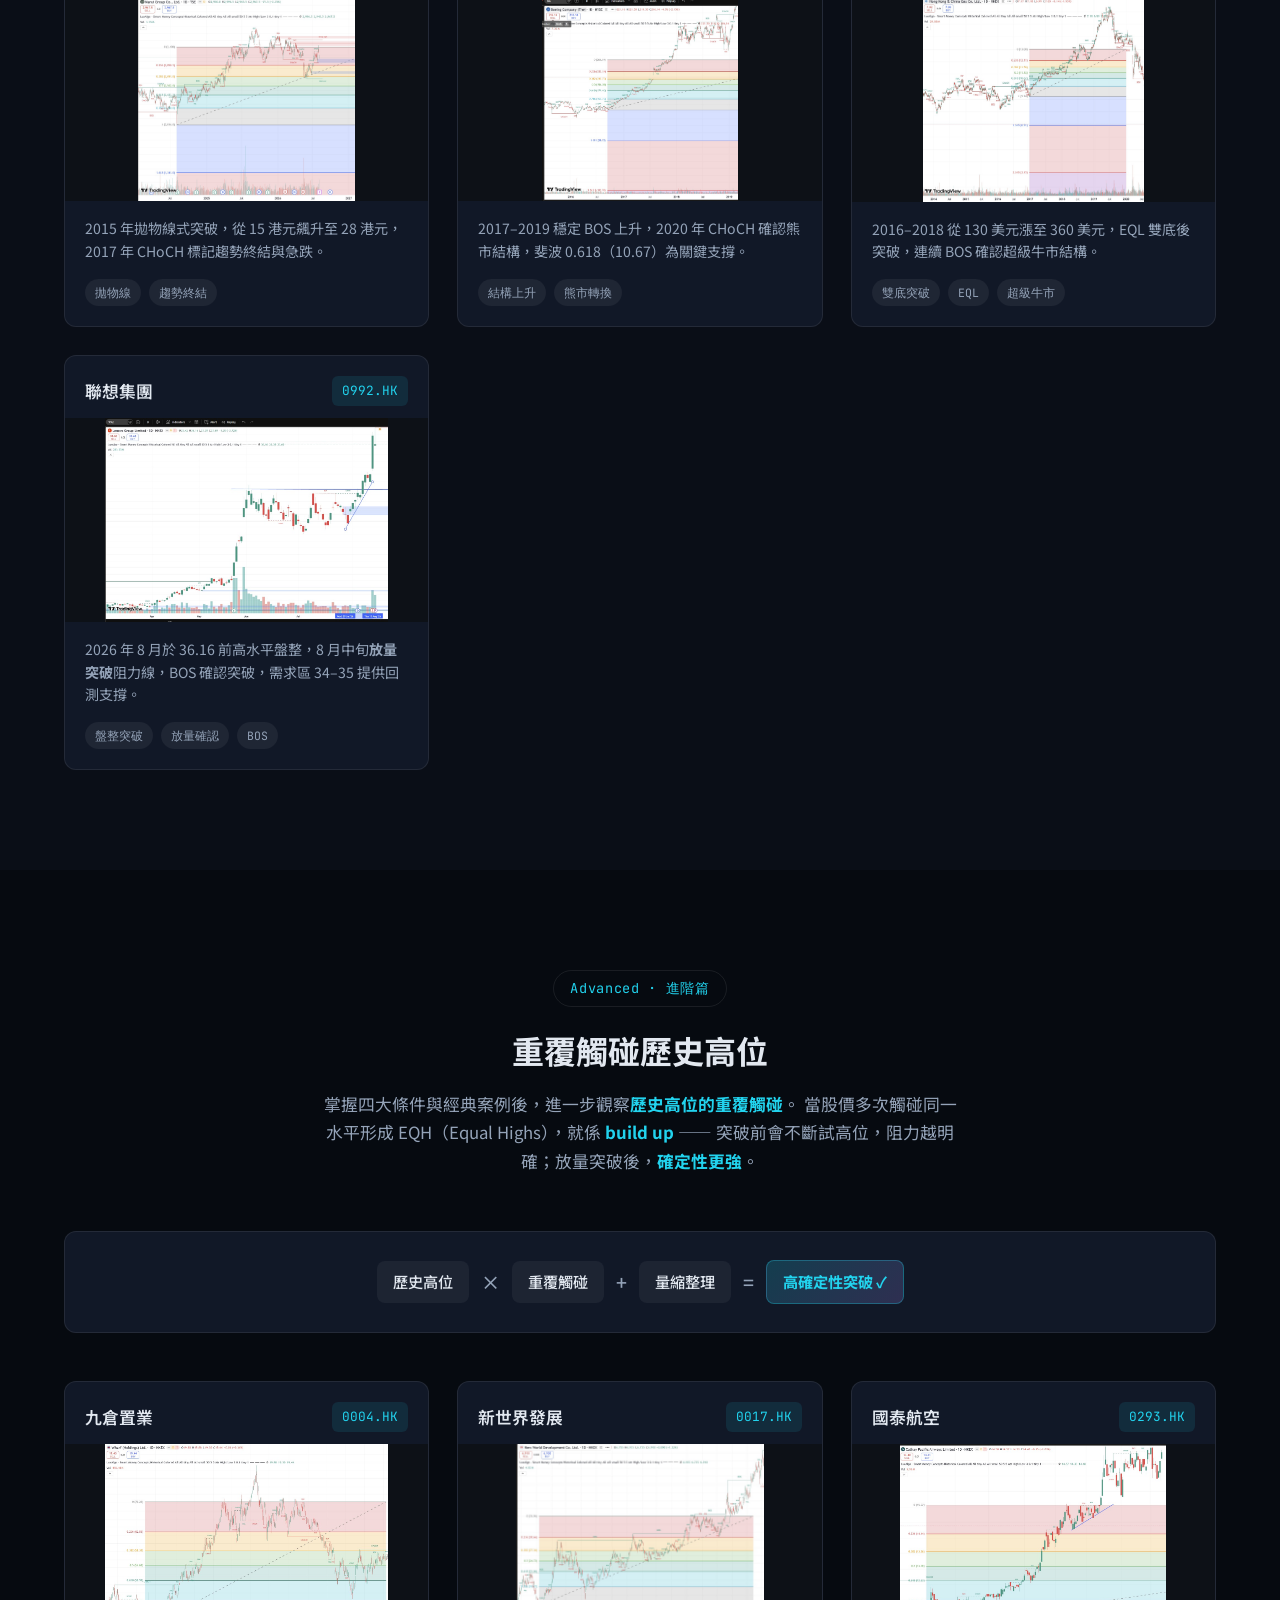
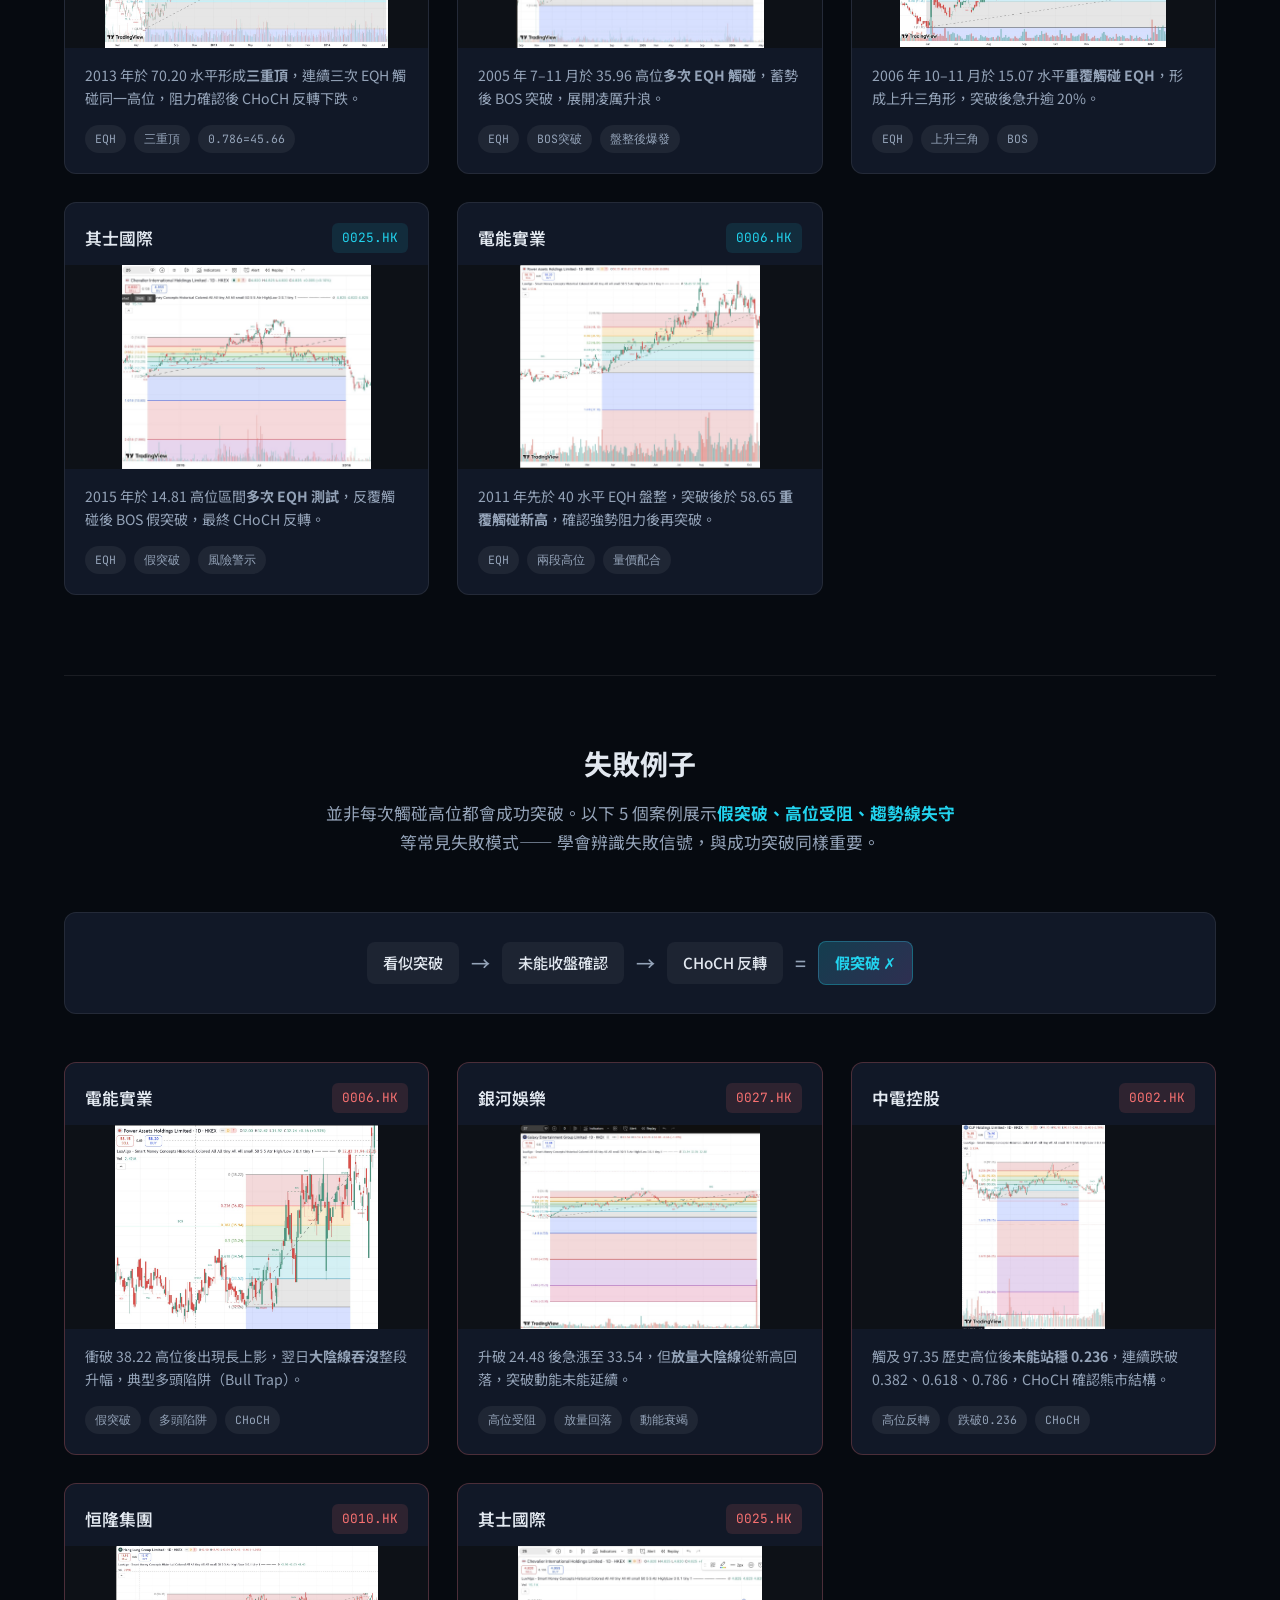
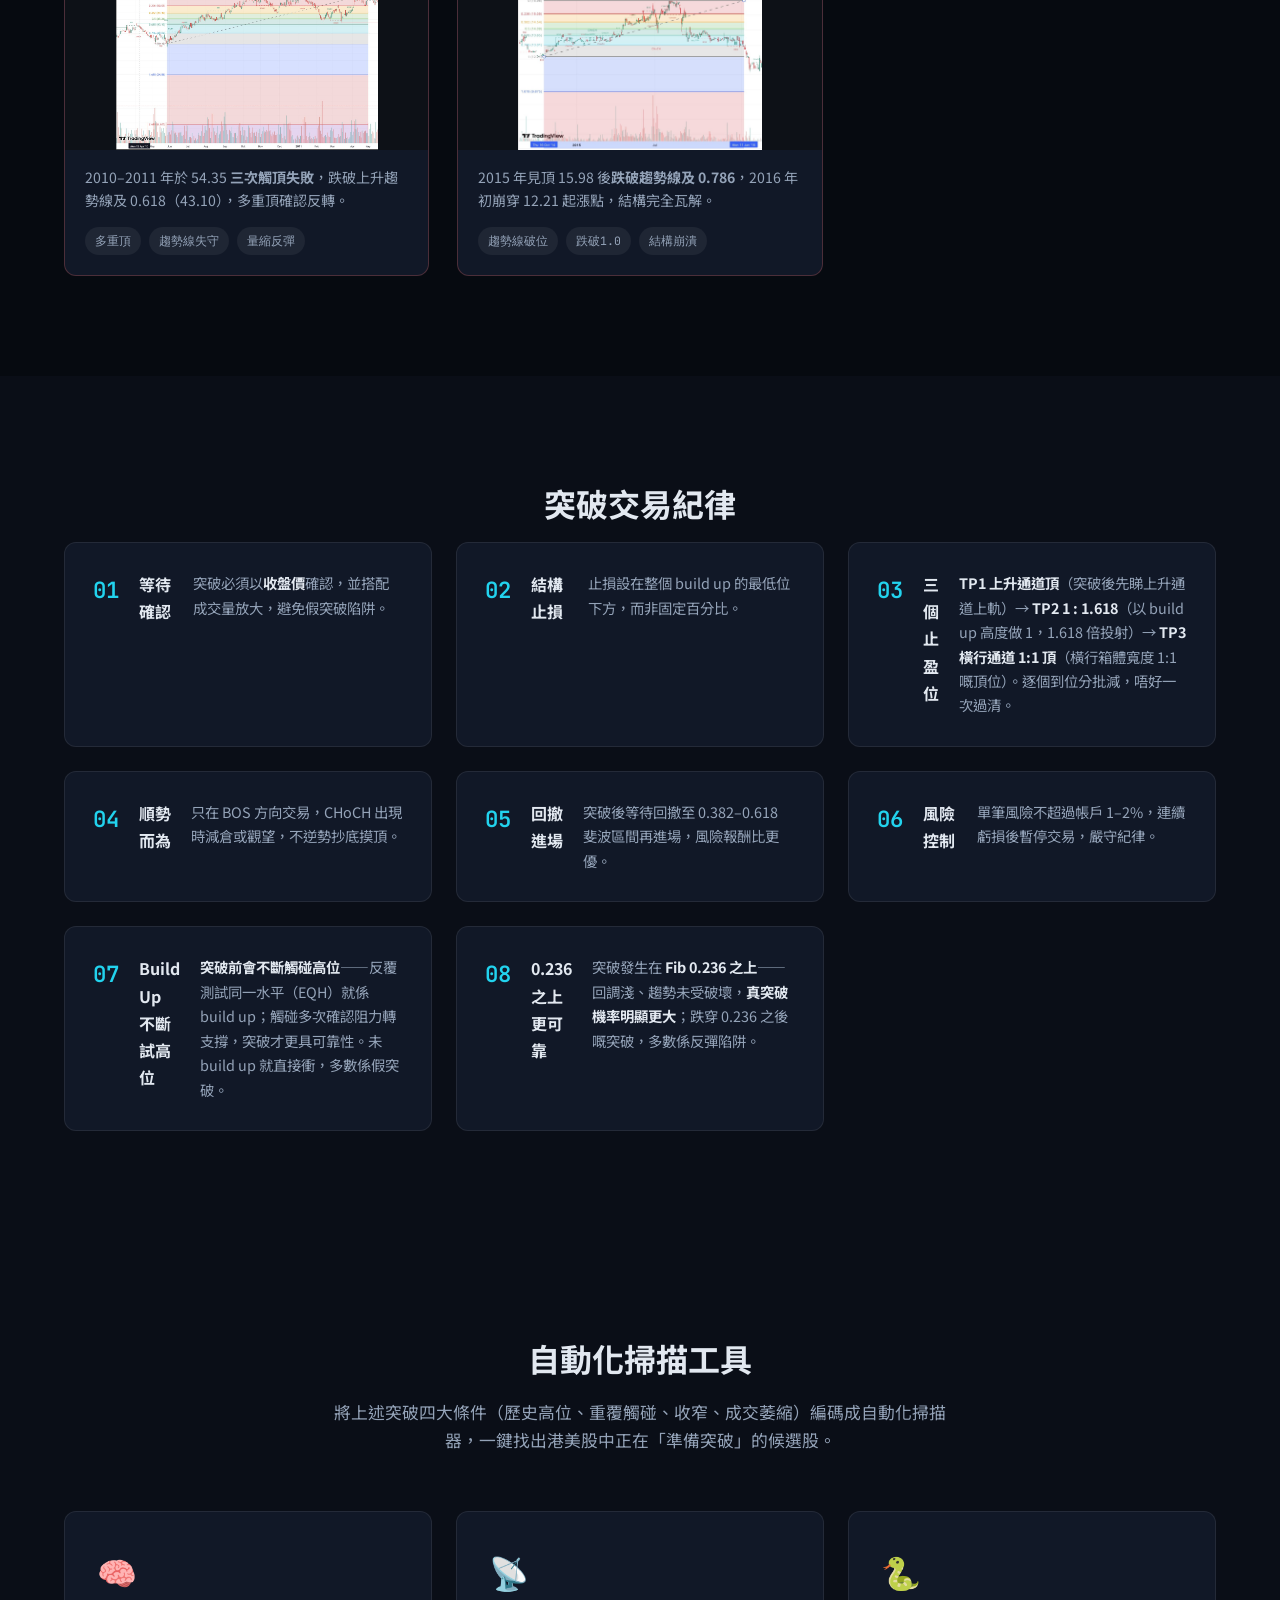
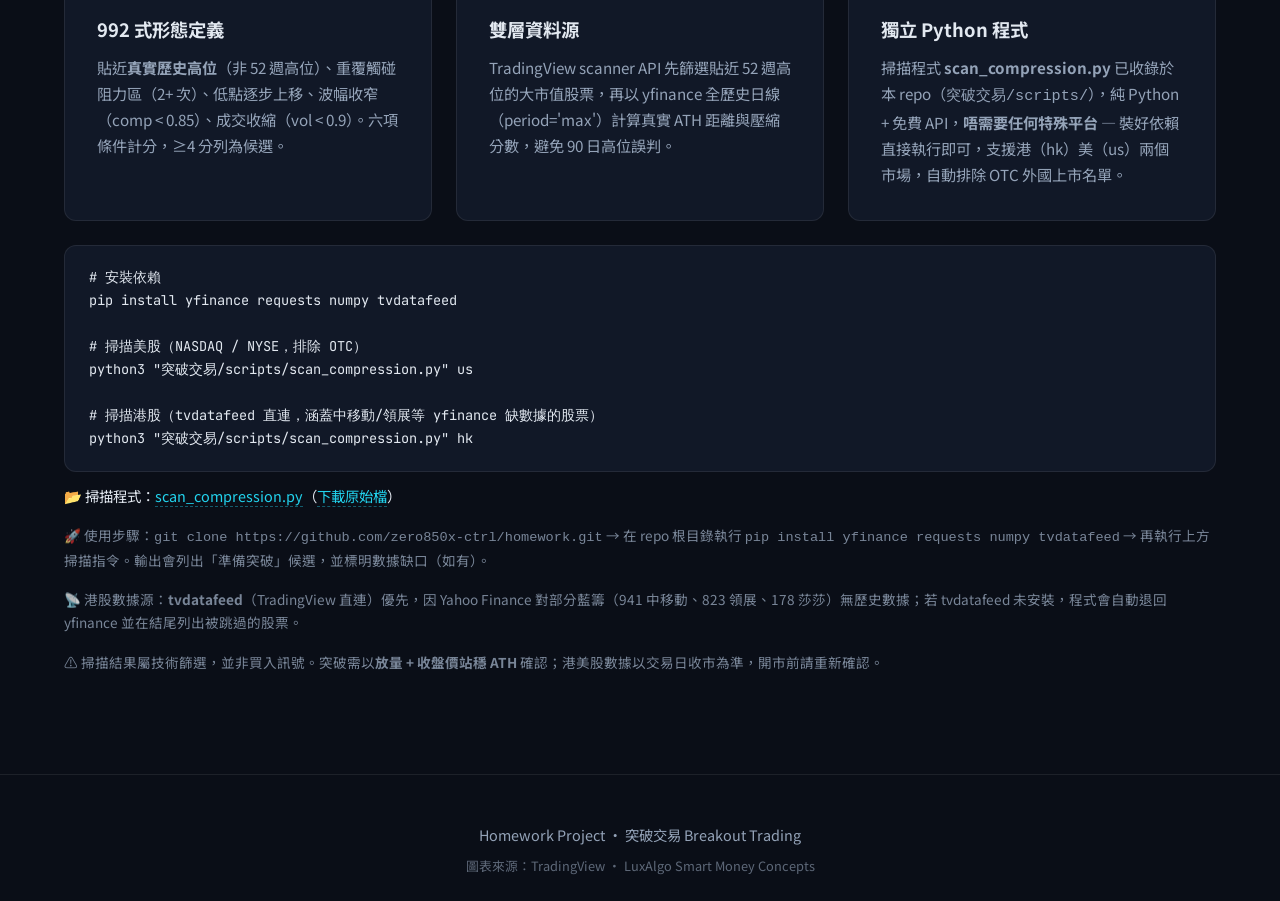
<file: 突破交易/index.html>
<!DOCTYPE html>
<html lang="zh-Hant">
<head>
  <meta charset="UTF-8" />
  <meta name="viewport" content="width=device-width, initial-scale=1.0" />
  <title>突破交易 | Breakout Trading</title>
  <link rel="stylesheet" href="../styles.css" />
  <link rel="preconnect" href="https://fonts.googleapis.com" />
  <link rel="preconnect" href="https://fonts.gstatic.com" crossorigin />
  <link href="https://fonts.googleapis.com/css2?family=Noto+Sans+TC:wght@300;400;500;700;900&family=JetBrains+Mono:wght@400;600&display=swap" rel="stylesheet" />
</head>
<body>
  <nav class="navbar">
    <div class="nav-brand">
      <span class="brand-icon">📈</span>
      <span>突破交易</span>
    </div>
    <ul class="nav-links">
      <li><a href="#conditions">四大條件</a></li>
      <li><a href="#smc">SMC 結構</a></li>
      <li><a href="#fib">斐波那契</a></li>
      <li><a href="#cases">實戰案例</a></li>
      <li><a href="#advanced">進階篇</a></li>
      <li><a href="#rules">交易紀律</a></li>
    </ul>
  </nav>

  <header class="hero">
    <div class="hero-bg"></div>
    <div class="hero-content">
      <p class="hero-tag">Breakout Trading · 突破交易</p>
      <h1>當價格突破結構<br /><span class="gradient-text">趨勢就此展開</span></h1>
      <p class="hero-desc">
        突破交易需同時滿足四大條件：歷史高位、斐波 0.236 以上、成交量萎縮、收窄三角形。
        四者齊備，才具備高勝率的突破進場機會。歷史高位若<strong>重覆觸碰（EQH）</strong>，確定性更強。
      </p>
      <div class="hero-stats">
        <div class="stat">
          <span class="stat-num">①</span>
          <span class="stat-label">歷史高位</span>
        </div>
        <div class="stat">
          <span class="stat-num">②</span>
          <span class="stat-label">0.236 以上</span>
        </div>
        <div class="stat">
          <span class="stat-num">③</span>
          <span class="stat-label">成交下跌</span>
        </div>
        <div class="stat">
          <span class="stat-num">④</span>
          <span class="stat-label">收窄三角形</span>
        </div>
      </div>
    </div>
  </header>

  <section id="conditions" class="section">
    <div class="container">
      <h2 class="section-title">突破交易四大條件</h2>
      <p class="section-lead">
        以下四個條件必須<strong>同時成立</strong>，才視為有效的突破交易信號。缺一不可。
      </p>
      <div class="conditions-grid">
        <article class="condition-card">
          <div class="condition-num">01</div>
          <h3>歷史高位（Build Up）</h3>
          <p>股價接近或創出歷史新高。<strong>突破前會不斷觸碰同一個高位</strong>（EQH）—— 呢段反覆觸碰、波幅收窄嘅過程就係 <strong>build up</strong>：觸碰次數越多，阻力越明確、蓄勢越足，突破後確定性更強。</p>
          <div class="condition-check">✓ 突破前反覆觸碰高位（build up），次數越多越可靠</div>
        </article>
        <article class="condition-card">
          <div class="condition-num">02</div>
          <h3>0.236 以上</h3>
          <p>股價維持在斐波那契 0.236 回撤水平之上，代表趨勢強勁、回調淺薄。若跌破 0.236，則突破信號失效。</p>
          <div class="condition-check">✓ 收盤價 &gt; Fib 0.236 水平</div>
        </article>
        <article class="condition-card">
          <div class="condition-num">03</div>
          <h3>成交下跌</h3>
          <p>突破前的整理階段，成交量逐步萎縮（量縮）。量縮代表籌碼穩定、浮碼減少，為即將到來的放量突破蓄勢。</p>
          <div class="condition-check">✓ 整理期成交量遞減</div>
        </article>
        <article class="condition-card">
          <div class="condition-num">04</div>
          <h3>收窄三角形</h3>
          <p>價格在上升過程中形成收窄三角形（Converging Triangle），高低點逐漸收斂。突破三角形上軌時，為最佳進場點。</p>
          <div class="condition-check">✓ 三角收斂 + 向上突破</div>
        </article>
      </div>
      <div class="conditions-formula">
        <span>歷史高位</span>
        <span class="plus">+</span>
        <span>0.236 以上</span>
        <span class="plus">+</span>
        <span>成交下跌</span>
        <span class="plus">+</span>
        <span>收窄三角形</span>
        <span class="equals">=</span>
        <span class="result">突破進場 ✓</span>
      </div>
    </div>
  </section>

  <section id="smc" class="section">
    <div class="container">
      <h2 class="section-title">Smart Money Concepts（SMC）</h2>
      <p class="section-lead">LuxAlgo SMC 指標標記的市場結構，是突破交易最重要的判斷框架。</p>
      <div class="smc-grid">
        <div class="smc-item bos">
          <span class="smc-badge">BOS</span>
          <h3>Break of Structure<br />結構突破</h3>
          <p>上升趨勢中，價格突破前一個波段高點，確認趨勢延續。每個 BOS 都是潛在的加倉或進場信號。</p>
        </div>
        <div class="smc-item choch">
          <span class="smc-badge">CHoCH</span>
          <h3>Change of Character<br />性格轉變</h3>
          <p>價格首次跌破前一個波段低點（或突破前低），暗示趨勢可能反轉，應減倉或平倉。</p>
        </div>
        <div class="smc-item eq">
          <span class="smc-badge">EQH / EQL</span>
          <h3>Equal Highs / Lows<br />等高低點</h3>
          <p>流動性聚集區域。價格<strong>重覆觸碰同一高位（EQH）</strong>時，突破確定性更強；掃蕩後才發動真正突破。</p>
        </div>
        <div class="smc-item zone">
          <span class="smc-badge">Supply / Demand</span>
          <h3>供需區域</h3>
          <p>Strong High（強阻力）與 Weak Low（弱支撐）標記關鍵突破目標與止損位置。</p>
        </div>
      </div>
    </div>
  </section>

  <section id="fib" class="section section-dark">
    <div class="container">
      <h2 class="section-title">斐波那契回撤與延伸</h2>
      <p class="section-lead">突破後的回調買點，常用斐波那契水平作為進場參考。</p>
      <div class="fib-visual">
        <div class="fib-bar" style="--color:#ef4444"><span>0</span><span>峰值</span></div>
        <div class="fib-bar" style="--color:#f97316"><span>0.236</span><span>淺回撤</span></div>
        <div class="fib-bar" style="--color:#eab308"><span>0.382</span><span>常見支撐</span></div>
        <div class="fib-bar" style="--color:#22c55e"><span>0.5</span><span>中位回撤</span></div>
        <div class="fib-bar highlight" style="--color:#14b8a6"><span>0.618</span><span>黃金比例 ★</span></div>
        <div class="fib-bar" style="--color:#3b82f6"><span>0.786</span><span>深度回撤</span></div>
        <div class="fib-bar" style="--color:#8b5cf6"><span>1.0</span><span>起漲點</span></div>
      </div>
      <p class="fib-note">
        延伸目標：1.618、2.618、3.618 — 用於設定突破後的獲利目標（如 MSFT、HSBC 長線走勢）。
      </p>
    </div>
  </section>

  <section id="cases" class="section">
    <div class="container">
      <h2 class="section-title">經典突破案例</h2>
      <p class="section-lead">以下 13 個真實 TradingView 圖表案例，展示符合四大條件的突破交易模式。</p>

      <div class="cases-grid">
        <article class="case-card" data-exchange="HKEX">
          <div class="case-header">
            <h3>中國宏橋集團</h3>
            <span class="ticker">1378.HK</span>
          </div>
          <div class="case-chart">
            <img src="../images/1378-hk.png" alt="中國宏橋 1378 突破圖表" loading="lazy" />
          </div>
          <p>2024 年強勢多頭，從 6 港元突破至 24 港元，連續 BOS 確認上升結構。斐波那契 0.618（16.96）為關鍵回撤支撐。</p>
          <div class="case-tags"><span>BOS</span><span>多頭趨勢</span><span>斐波回撤</span></div>
        </article>

        <article class="case-card" data-exchange="NASDAQ">
          <div class="case-header">
            <h3>Microsoft</h3>
            <span class="ticker">MSFT</span>
          </div>
          <div class="case-chart">
            <img src="../images/msft.png" alt="Microsoft MSFT 突破圖表" loading="lazy" />
          </div>
          <p>2016–2024 長線牛市典範。2020 年 3 月低點（134.23）為斐波那契起點，延伸目標 1.618–3.618 指引長期漲幅。</p>
          <div class="case-tags"><span>長線突破</span><span>斐波延伸</span><span>CHoCH 2022</span></div>
        </article>

        <article class="case-card" data-exchange="HKEX">
          <div class="case-header">
            <h3>中國移動</h3>
            <span class="ticker">0941.HK</span>
          </div>
          <div class="case-chart">
            <img src="../images/0941-hk.png" alt="中國移動 0941 突破圖表" loading="lazy" />
          </div>
          <p>2003–2007 多年上升趨勢，密集 BOS 標記每個結構高點被突破的時刻，展現趨勢追蹤的經典玩法。</p>
          <div class="case-tags"><span>趨勢追蹤</span><span>多年牛市</span></div>
        </article>

        <article class="case-card" data-exchange="TSE">
          <div class="case-header">
            <h3>日本精機</h3>
            <span class="ticker">7287.T</span>
          </div>
          <div class="case-chart">
            <img src="../images/7287-t.png" alt="日本精機 7287 突破圖表" loading="lazy" />
          </div>
          <p>2005 年從 1,200 日元急漲至 2,400，突破 0 斐波水平（1,758）後加速，EQH 標記流動性掃蕩。</p>
          <div class="case-tags"><span>加速突破</span><span>EQH</span></div>
        </article>

        <article class="case-card" data-exchange="NYSE">
          <div class="case-header">
            <h3>3D Systems</h3>
            <span class="ticker">DDD</span>
          </div>
          <div class="case-chart">
            <img src="../images/ddd.png" alt="3D Systems DDD 突破圖表" loading="lazy" />
          </div>
          <p>2013 年從 28 美元飆升至 97 美元，展示突破的雙面性——暴漲後 CHoCH 預警趨勢反轉，回撤至 0.786（40.20）。</p>
          <div class="case-tags"><span>暴漲突破</span><span>反轉警示</span></div>
        </article>

        <article class="case-card" data-exchange="NYSE">
          <div class="case-header">
            <h3>Sony</h3>
            <span class="ticker">SONY</span>
          </div>
          <div class="case-chart">
            <img src="../images/sony.png" alt="Sony SONY 突破圖表" loading="lazy" />
          </div>
          <p>1999 年 3 月從長期盤整區突破，成交量暴增確認信號。教科書級別的「盤整突破」案例。</p>
          <div class="case-tags"><span>盤整突破</span><span>放量確認</span></div>
        </article>

        <article class="case-card" data-exchange="NYSE">
          <div class="case-header">
            <h3>Motorola Solutions</h3>
            <span class="ticker">MSI</span>
          </div>
          <div class="case-chart">
            <img src="../images/msi.png" alt="Motorola Solutions MSI 突破圖表" loading="lazy" />
          </div>
          <p>2020–2022 穩健上升，斐波那契 0.618（207.81）為趨勢中最重要的回撤買點。</p>
          <div class="case-tags"><span>穩健趨勢</span><span>0.618 支撐</span></div>
        </article>

        <article class="case-card" data-exchange="HKEX">
          <div class="case-header">
            <h3>滙豐控股</h3>
            <span class="ticker">0005.HK</span>
          </div>
          <div class="case-chart">
            <img src="../images/0005-hk.png" alt="滙豐控股 HSBC 突破圖表" loading="lazy" />
          </div>
          <p>2020 年 9 月低點（27.92）啟動長線復甦，Strong Low 與 Weak High 標記供需區，延伸目標清晰。</p>
          <div class="case-tags"><span>復甦突破</span><span>供需區</span></div>
        </article>

        <article class="case-card" data-exchange="TSE">
          <div class="case-header">
            <h3>丸井集團</h3>
            <span class="ticker">8252.T</span>
          </div>
          <div class="case-chart">
            <img src="../images/8252-t.png" alt="丸井集團 8252 突破圖表" loading="lazy" />
          </div>
          <p>Strong High（3,100）形成主要阻力，突破失敗後回落至 Weak Low 區域，展示假突破風險。</p>
          <div class="case-tags"><span>假突破</span><span>Strong High</span></div>
        </article>

        <article class="case-card" data-exchange="HKEX">
          <div class="case-header">
            <h3>大快活集團</h3>
            <span class="ticker">0052.HK</span>
          </div>
          <div class="case-chart">
            <img src="../images/0052-hk.png" alt="大快活 0052 突破圖表" loading="lazy" />
          </div>
          <p>2015 年拋物線式突破，從 15 港元飆升至 28 港元，2017 年 CHoCH 標記趨勢終結與急跌。</p>
          <div class="case-tags"><span>拋物線</span><span>趨勢終結</span></div>
        </article>

        <article class="case-card" data-exchange="HKEX">
          <div class="case-header">
            <h3>香港中華煤氣</h3>
            <span class="ticker">0003.HK</span>
          </div>
          <div class="case-chart">
            <img src="../images/0003-hk.png" alt="中華煤氣 0003 突破圖表" loading="lazy" />
          </div>
          <p>2017–2019 穩定 BOS 上升，2020 年 CHoCH 確認熊市結構，斐波 0.618（10.67）為關鍵支撐。</p>
          <div class="case-tags"><span>結構上升</span><span>熊市轉換</span></div>
        </article>

        <article class="case-card" data-exchange="NYSE">
          <div class="case-header">
            <h3>Boeing</h3>
            <span class="ticker">BA</span>
          </div>
          <div class="case-chart">
            <img src="../images/ba.png" alt="Boeing BA 突破圖表" loading="lazy" />
          </div>
          <p>2016–2018 從 130 美元漲至 360 美元，EQL 雙底後突破，連續 BOS 確認超級牛市結構。</p>
          <div class="case-tags"><span>雙底突破</span><span>EQL</span><span>超級牛市</span></div>
        </article>

        <article class="case-card" data-exchange="HKEX">
          <div class="case-header">
            <h3>聯想集團</h3>
            <span class="ticker">0992.HK</span>
          </div>
          <div class="case-chart">
            <img src="../images/0992-hk.png" alt="聯想集團 0992 突破圖表" loading="lazy" />
          </div>
          <p>2026 年 8 月於 36.16 前高水平盤整，8 月中旬<strong>放量突破</strong>阻力線，BOS 確認突破，需求區 34–35 提供回測支撐。</p>
          <div class="case-tags"><span>盤整突破</span><span>放量確認</span><span>BOS</span></div>
        </article>
      </div>
    </div>
  </section>

  <section id="advanced" class="section section-dark">
    <div class="container">
      <p class="hero-tag">Advanced · 進階篇</p>

      <div id="eqh" class="advanced-block">
      <h2 class="section-title">重覆觸碰歷史高位</h2>
      <p class="section-lead">
        掌握四大條件與經典案例後，進一步觀察<strong>歷史高位的重覆觸碰</strong>。
        當股價多次觸碰同一水平形成 EQH（Equal Highs），就係 <strong>build up</strong> —— 突破前會不斷試高位，阻力越明確；放量突破後，<strong>確定性更強</strong>。
      </p>
      <div class="conditions-formula" style="margin-bottom:48px;">
        <span>歷史高位</span>
        <span class="plus">×</span>
        <span>重覆觸碰</span>
        <span class="plus">+</span>
        <span>量縮整理</span>
        <span class="equals">=</span>
        <span class="result">高確定性突破 ✓</span>
      </div>
      <div class="cases-grid">
        <article class="case-card">
          <div class="case-header">
            <h3>九倉置業</h3>
            <span class="ticker">0004.HK</span>
          </div>
          <div class="case-chart">
            <img src="../images/eqh/0004-hk.png" alt="九倉 0004 EQH 三重頂" loading="lazy" />
          </div>
          <p>2013 年於 70.20 水平形成<strong>三重頂</strong>，連續三次 EQH 觸碰同一高位，阻力確認後 CHoCH 反轉下跌。</p>
          <div class="case-tags"><span>EQH</span><span>三重頂</span><span>0.786=45.66</span></div>
        </article>

        <article class="case-card">
          <div class="case-header">
            <h3>新世界發展</h3>
            <span class="ticker">0017.HK</span>
          </div>
          <div class="case-chart">
            <img src="../images/eqh/0017-hk-eqh.png" alt="新世界 0017 EQH 突破" loading="lazy" />
          </div>
          <p>2005 年 7–11 月於 35.96 高位<strong>多次 EQH 觸碰</strong>，蓄勢後 BOS 突破，展開凌厲升浪。</p>
          <div class="case-tags"><span>EQH</span><span>BOS突破</span><span>盤整後爆發</span></div>
        </article>

        <article class="case-card">
          <div class="case-header">
            <h3>國泰航空</h3>
            <span class="ticker">0293.HK</span>
          </div>
          <div class="case-chart">
            <img src="../images/eqh/0293-hk.png" alt="國泰 0293 EQH 突破" loading="lazy" />
          </div>
          <p>2006 年 10–11 月於 15.07 水平<strong>重覆觸碰 EQH</strong>，形成上升三角形，突破後急升逾 20%。</p>
          <div class="case-tags"><span>EQH</span><span>上升三角</span><span>BOS</span></div>
        </article>

        <article class="case-card">
          <div class="case-header">
            <h3>其士國際</h3>
            <span class="ticker">0025.HK</span>
          </div>
          <div class="case-chart">
            <img src="../images/eqh/0025-hk.png" alt="其士 0025 EQH 整理" loading="lazy" />
          </div>
          <p>2015 年於 14.81 高位區間<strong>多次 EQH 測試</strong>，反覆觸碰後 BOS 假突破，最終 CHoCH 反轉。</p>
          <div class="case-tags"><span>EQH</span><span>假突破</span><span>風險警示</span></div>
        </article>

        <article class="case-card">
          <div class="case-header">
            <h3>電能實業</h3>
            <span class="ticker">0006.HK</span>
          </div>
          <div class="case-chart">
            <img src="../images/eqh/0006-hk.png" alt="電能實業 0006 EQH" loading="lazy" />
          </div>
          <p>2011 年先於 40 水平 EQH 盤整，突破後於 58.65 <strong>重覆觸碰新高</strong>，確認強勢阻力後再突破。</p>
          <div class="case-tags"><span>EQH</span><span>兩段高位</span><span>量價配合</span></div>
        </article>
      </div>
      </div>

      <div id="failed" class="advanced-block advanced-divider">
        <h2 class="subsection-title">失敗例子</h2>
        <p class="section-lead">
          並非每次觸碰高位都會成功突破。以下 5 個案例展示<strong>假突破、高位受阻、趨勢線失守</strong>等常見失敗模式——
          學會辨識失敗信號，與成功突破同樣重要。
        </p>
        <div class="conditions-formula" style="margin-bottom:48px;">
          <span>看似突破</span>
          <span class="plus">→</span>
          <span>未能收盤確認</span>
          <span class="plus">→</span>
          <span>CHoCH 反轉</span>
          <span class="equals">=</span>
          <span class="result fail-result">假突破 ✗</span>
        </div>
        <div class="cases-grid">
          <article class="case-card fail">
            <div class="case-header">
              <h3>電能實業</h3>
              <span class="ticker">0006.HK</span>
            </div>
            <div class="case-chart">
              <img src="../images/failed/0006-hk-fail.png" alt="電能實業 0006 假突破" loading="lazy" />
            </div>
            <p>衝破 38.22 高位後出現長上影，翌日<strong>大陰線吞沒</strong>整段升幅，典型多頭陷阱（Bull Trap）。</p>
            <div class="case-tags"><span>假突破</span><span>多頭陷阱</span><span>CHoCH</span></div>
          </article>

          <article class="case-card fail">
            <div class="case-header">
              <h3>銀河娛樂</h3>
              <span class="ticker">0027.HK</span>
            </div>
            <div class="case-chart">
              <img src="../images/failed/0027-hk-fail.png" alt="銀河娛樂 0027 高位受阻" loading="lazy" />
            </div>
            <p>升破 24.48 後急漲至 33.54，但<strong>放量大陰線</strong>從新高回落，突破動能未能延續。</p>
            <div class="case-tags"><span>高位受阻</span><span>放量回落</span><span>動能衰竭</span></div>
          </article>

          <article class="case-card fail">
            <div class="case-header">
              <h3>中電控股</h3>
              <span class="ticker">0002.HK</span>
            </div>
            <div class="case-chart">
              <img src="../images/failed/0002-hk-fail.png" alt="中電控股 0002 高位反轉" loading="lazy" />
            </div>
            <p>觸及 97.35 歷史高位後<strong>未能站穩 0.236</strong>，連續跌破 0.382、0.618、0.786，CHoCH 確認熊市結構。</p>
            <div class="case-tags"><span>高位反轉</span><span>跌破0.236</span><span>CHoCH</span></div>
          </article>

          <article class="case-card fail">
            <div class="case-header">
              <h3>恒隆集團</h3>
              <span class="ticker">0010.HK</span>
            </div>
            <div class="case-chart">
              <img src="../images/failed/0010-hk-fail.png" alt="恒隆集團 0010 多重頂失敗" loading="lazy" />
            </div>
            <p>2010–2011 年於 54.35 <strong>三次觸頂失敗</strong>，跌破上升趨勢線及 0.618（43.10），多重頂確認反轉。</p>
            <div class="case-tags"><span>多重頂</span><span>趨勢線失守</span><span>量縮反彈</span></div>
          </article>

          <article class="case-card fail">
            <div class="case-header">
              <h3>其士國際</h3>
              <span class="ticker">0025.HK</span>
            </div>
            <div class="case-chart">
              <img src="../images/failed/0025-hk-fail.png" alt="其士國際 0025 結構崩潰" loading="lazy" />
            </div>
            <p>2015 年見頂 15.98 後<strong>跌破趨勢線及 0.786</strong>，2016 年初崩穿 12.21 起漲點，結構完全瓦解。</p>
            <div class="case-tags"><span>趨勢線破位</span><span>跌破1.0</span><span>結構崩潰</span></div>
          </article>
        </div>
      </div>
    </div>
  </section>

  <section id="rules" class="section">
    <div class="container">
      <h2 class="section-title">突破交易紀律</h2>
      <div class="rules-grid">
        <div class="rule">
          <span class="rule-num">01</span>
          <h3>等待確認</h3>
          <p>突破必須以<strong>收盤價</strong>確認，並搭配成交量放大，避免假突破陷阱。</p>
        </div>
        <div class="rule">
          <span class="rule-num">02</span>
          <h3>結構止損</h3>
          <p>止損設在整個 build up 的最低位下方，而非固定百分比。</p>
        </div>
        <div class="rule">
          <span class="rule-num">03</span>
          <h3>三個止盈位</h3>
          <p><strong>TP1 上升通道頂</strong>（突破後先睇上升通道上軌）→ <strong>TP2 1 : 1.618</strong>（以 build up 高度做 1，1.618 倍投射）→ <strong>TP3 橫行通道 1:1 頂</strong>（橫行箱體寬度 1:1 嘅頂位）。逐個到位分批減，唔好一次過清。</p>
        </div>
        <div class="rule">
          <span class="rule-num">04</span>
          <h3>順勢而為</h3>
          <p>只在 BOS 方向交易，CHoCH 出現時減倉或觀望，不逆勢抄底摸頂。</p>
        </div>
        <div class="rule">
          <span class="rule-num">05</span>
          <h3>回撤進場</h3>
          <p>突破後等待回撤至 0.382–0.618 斐波區間再進場，風險報酬比更優。</p>
        </div>
        <div class="rule">
          <span class="rule-num">06</span>
          <h3>風險控制</h3>
          <p>單筆風險不超過帳戶 1–2%，連續虧損後暫停交易，嚴守紀律。</p>
        </div>
        <div class="rule">
          <span class="rule-num">07</span>
          <h3>Build Up 不斷試高位</h3>
          <p><strong>突破前會不斷觸碰高位</strong>——反覆測試同一水平（EQH）就係 build up；觸碰多次確認阻力轉支撐，突破才更具可靠性。未 build up 就直接衝，多數係假突破。</p>
        </div>
        <div class="rule">
          <span class="rule-num">08</span>
          <h3>0.236 之上更可靠</h3>
          <p>突破發生在 <strong>Fib 0.236 之上</strong>——回調淺、趨勢未受破壞，<strong>真突破機率明顯更大</strong>；跌穿 0.236 之後嘅突破，多數係反彈陷阱。</p>
        </div>
      </div>
    </div>
  </section>

  <section id="tool" class="section">
    <div class="container">
      <h2 class="section-title">自動化掃描工具</h2>
      <p class="section-lead">
        將上述突破四大條件（歷史高位、重覆觸碰、收窄、成交萎縮）編碼成自動化掃描器，一鍵找出港美股中正在「準備突破」的候選股。
      </p>

      <div class="card-grid three">
        <div class="card">
          <div class="card-icon">🧠</div>
          <h3>992 式形態定義</h3>
          <p>貼近<b>真實歷史高位</b>（非 52 週高位）、重覆觸碰阻力區（2+ 次）、低點逐步上移、波幅收窄（comp &lt; 0.85）、成交收縮（vol &lt; 0.9）。六項條件計分，≥4 分列為候選。</p>
        </div>
        <div class="card">
          <div class="card-icon">📡</div>
          <h3>雙層資料源</h3>
          <p>TradingView scanner API 先篩選貼近 52 週高位的大市值股票，再以 yfinance 全歷史日線（period='max'）計算真實 ATH 距離與壓縮分數，避免 90 日高位誤判。</p>
        </div>
        <div class="card">
          <div class="card-icon">🐍</div>
          <h3>獨立 Python 程式</h3>
          <p>掃描程式 <b>scan_compression.py</b> 已收錄於本 repo（<code>突破交易/scripts/</code>），純 Python + 免費 API，<b>唔需要任何特殊平台</b> — 裝好依賴直接執行即可，支援港（hk）美（us）兩個市場，自動排除 OTC 外國上市名單。</p>
        </div>
      </div>

      <div class="tool-code">
        <pre><code># 安裝依賴
pip install yfinance requests numpy tvdatafeed

# 掃描美股（NASDAQ / NYSE，排除 OTC）
python3 "突破交易/scripts/scan_compression.py" us

# 掃描港股（tvdatafeed 直連，涵蓋中移動/領展等 yfinance 缺數據的股票）
python3 "突破交易/scripts/scan_compression.py" hk</code></pre>
      </div>

      <div class="tool-links">
        📂 掃描程式：<a href="https://github.com/zero850x-ctrl/homework/blob/master/突破交易/scripts/scan_compression.py" target="_blank" rel="noopener">scan_compression.py</a>（<a href="https://raw.githubusercontent.com/zero850x-ctrl/homework/master/突破交易/scripts/scan_compression.py" target="_blank" rel="noopener">下載原始檔</a>）
      </div>

      <p class="tool-note">
        🚀 使用步驟：<code>git clone https://github.com/zero850x-ctrl/homework.git</code> → 在 repo 根目錄執行 <code>pip install yfinance requests numpy tvdatafeed</code> → 再執行上方掃描指令。輸出會列出「準備突破」候選，並標明數據缺口（如有）。
      </p>

      <p class="tool-note">
        📡 港股數據源：<b>tvdatafeed</b>（TradingView 直連）優先，因 Yahoo Finance 對部分藍籌（941 中移動、823 領展、178 莎莎）無歷史數據；若 tvdatafeed 未安裝，程式會自動退回 yfinance 並在結尾列出被跳過的股票。
      </p>

      <p class="tool-note">
        ⚠️ 掃描結果屬技術篩選，並非買入訊號。突破需以<b>放量 + 收盤價站穩 ATH</b> 確認；港美股數據以交易日收市為準，開市前請重新確認。
      </p>
    </div>
  </section>

  <footer class="footer">
    <div class="container">
      <p>Homework Project · 突破交易 Breakout Trading</p>
      <p class="footer-sub">圖表來源：TradingView · LuxAlgo Smart Money Concepts</p>
    </div>
  </footer>

  <script src="../script.js"></script>
</body>
</html>
</file>
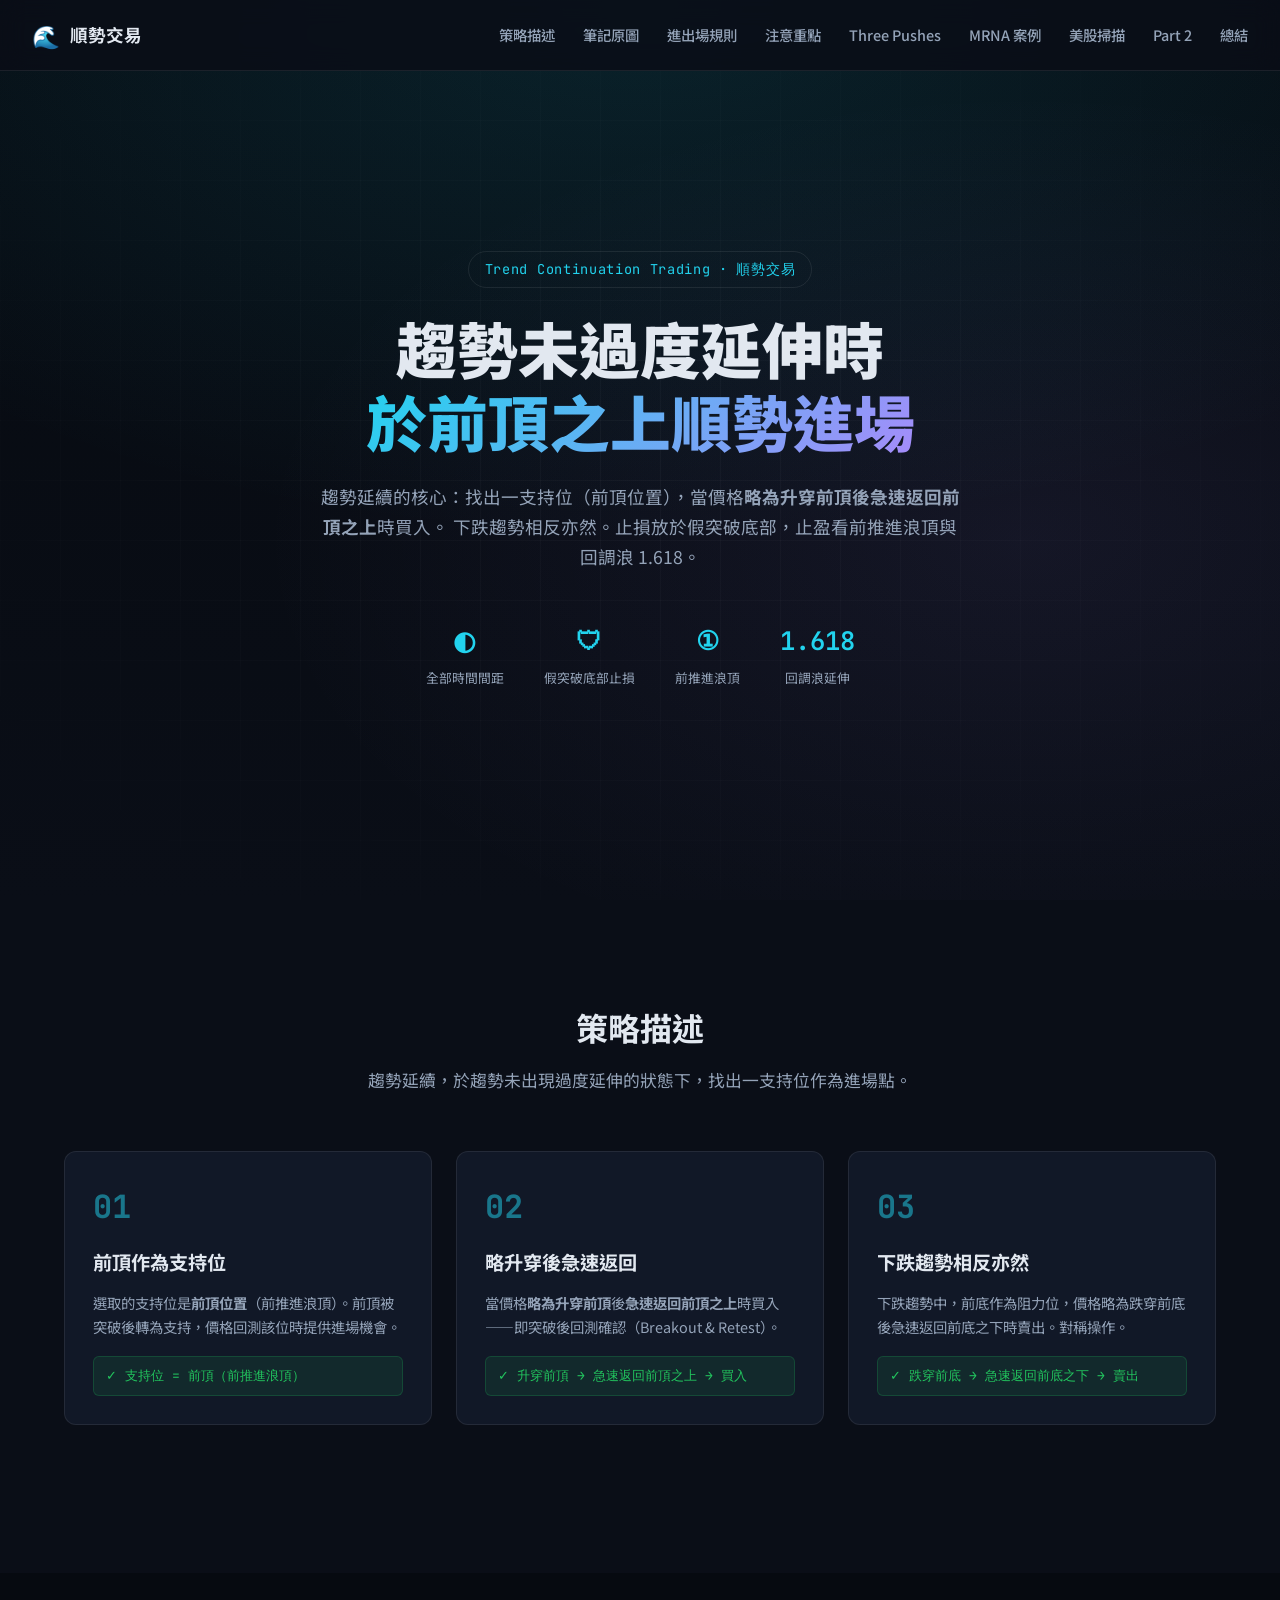
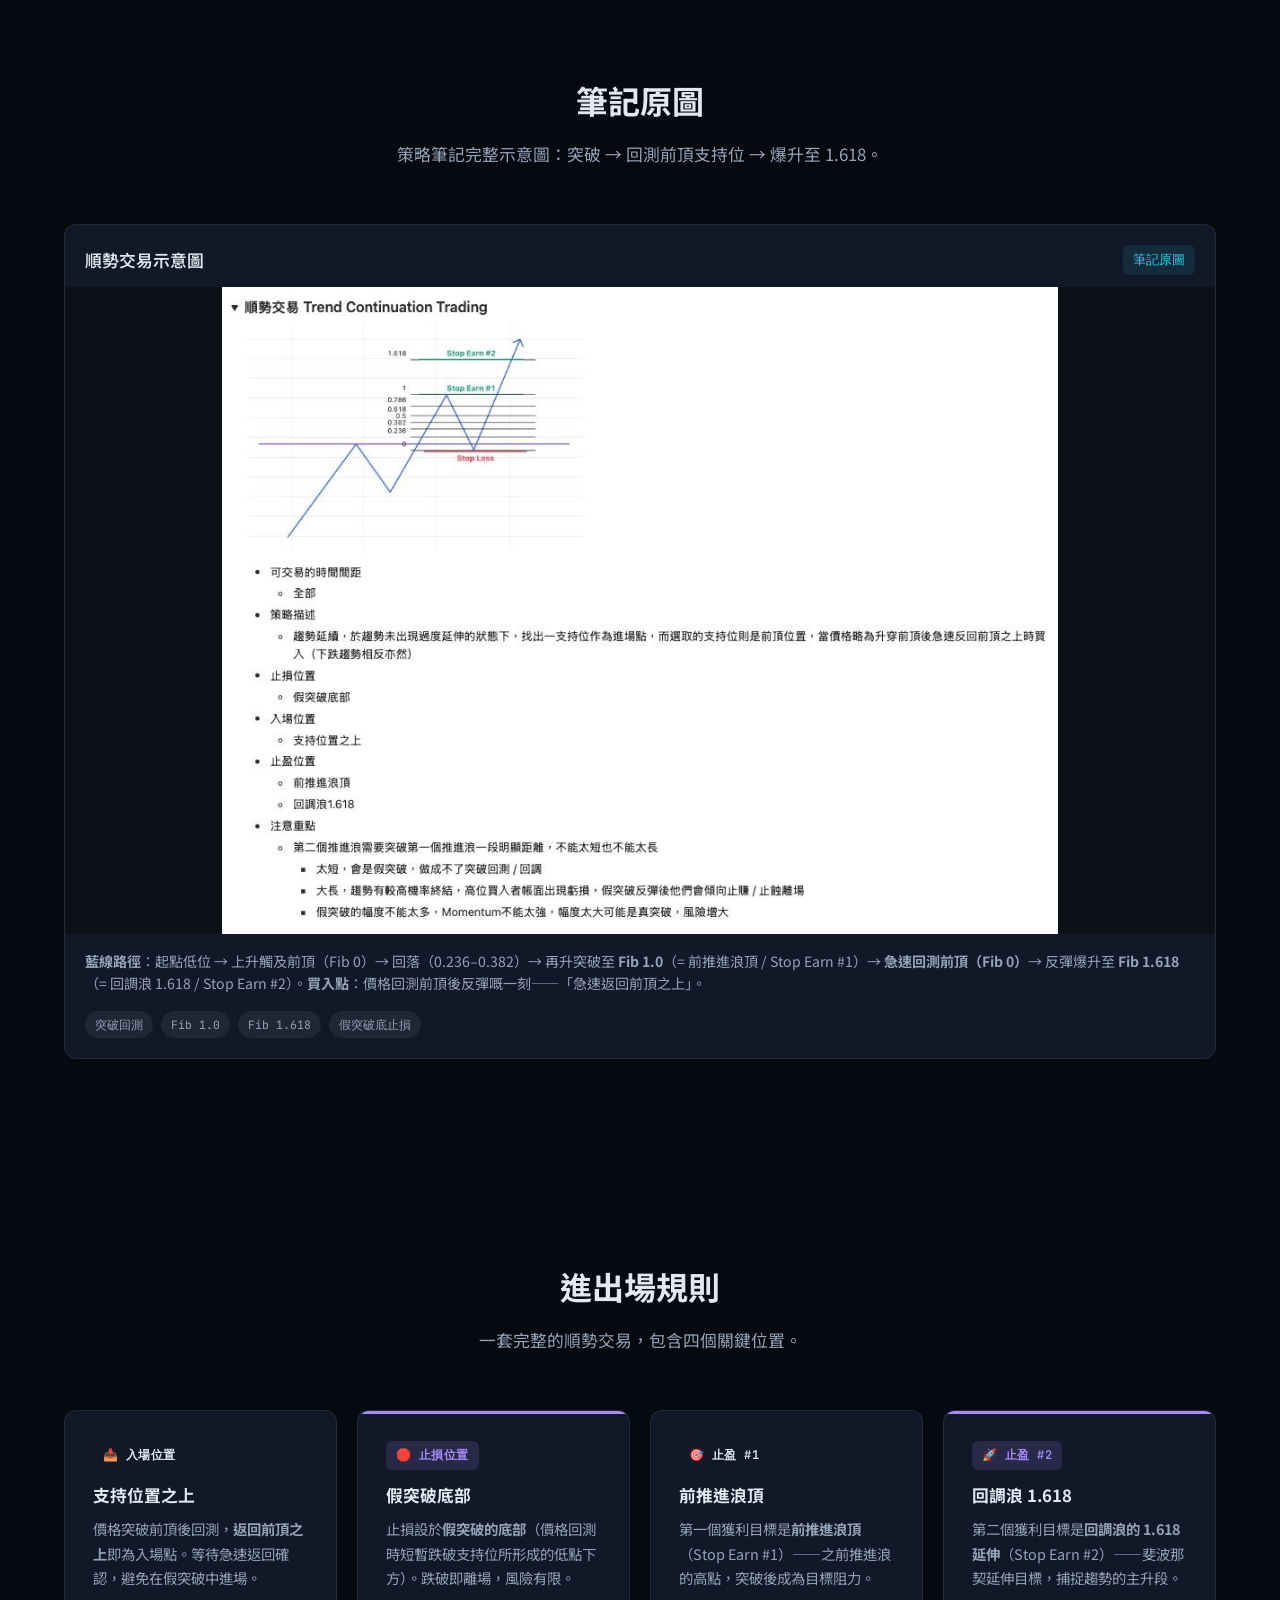
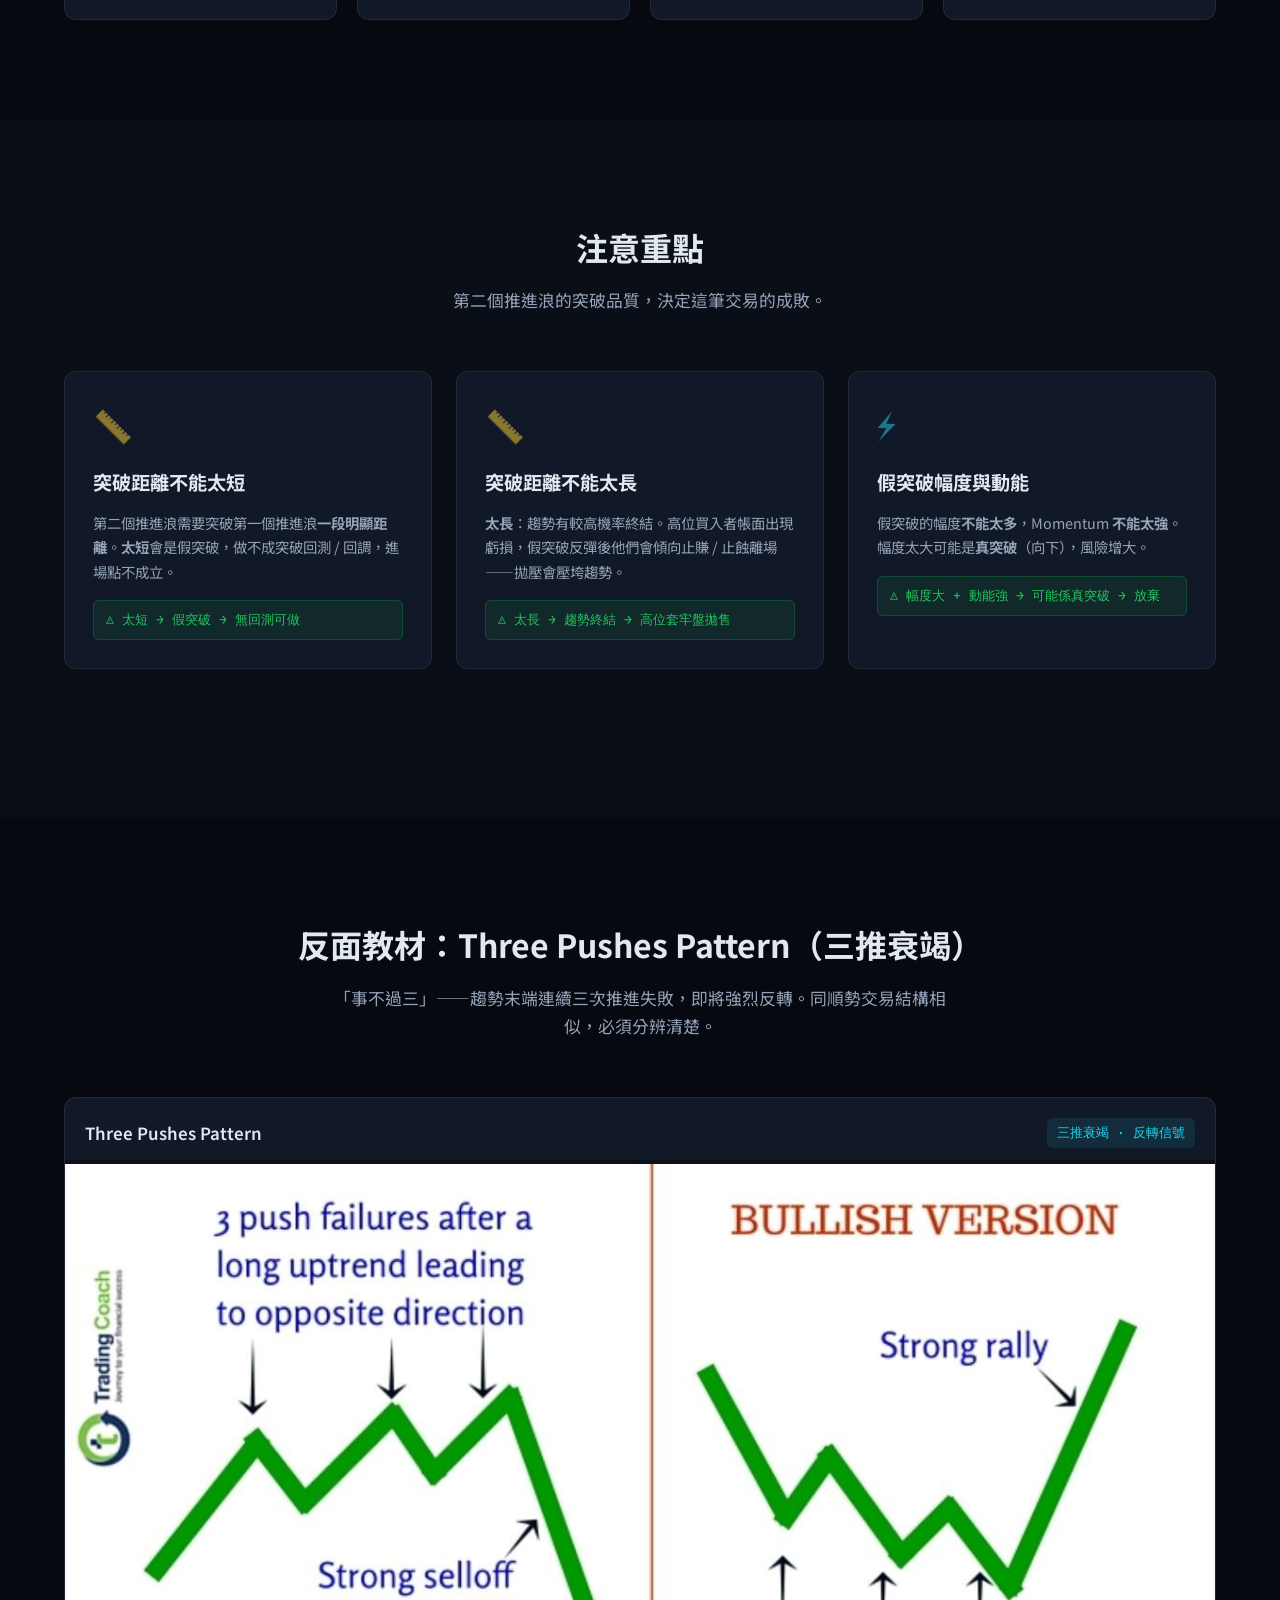
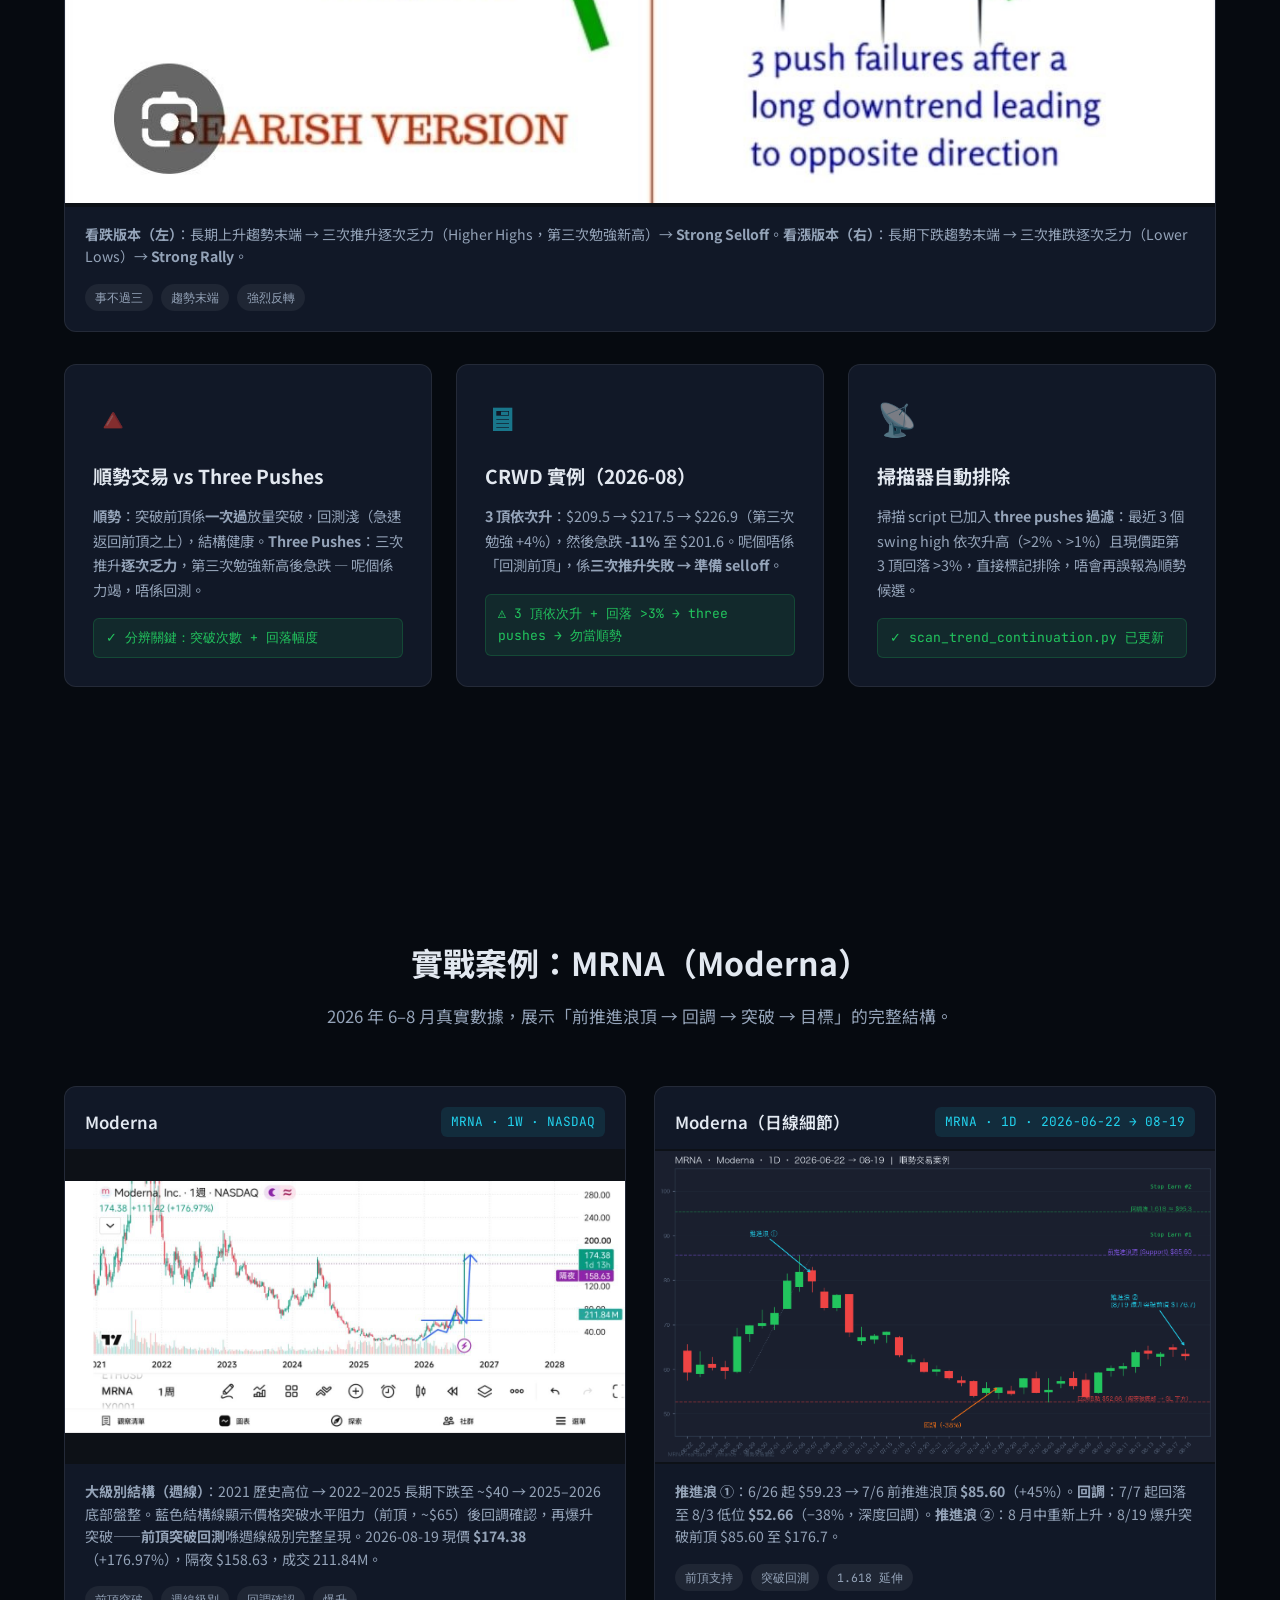
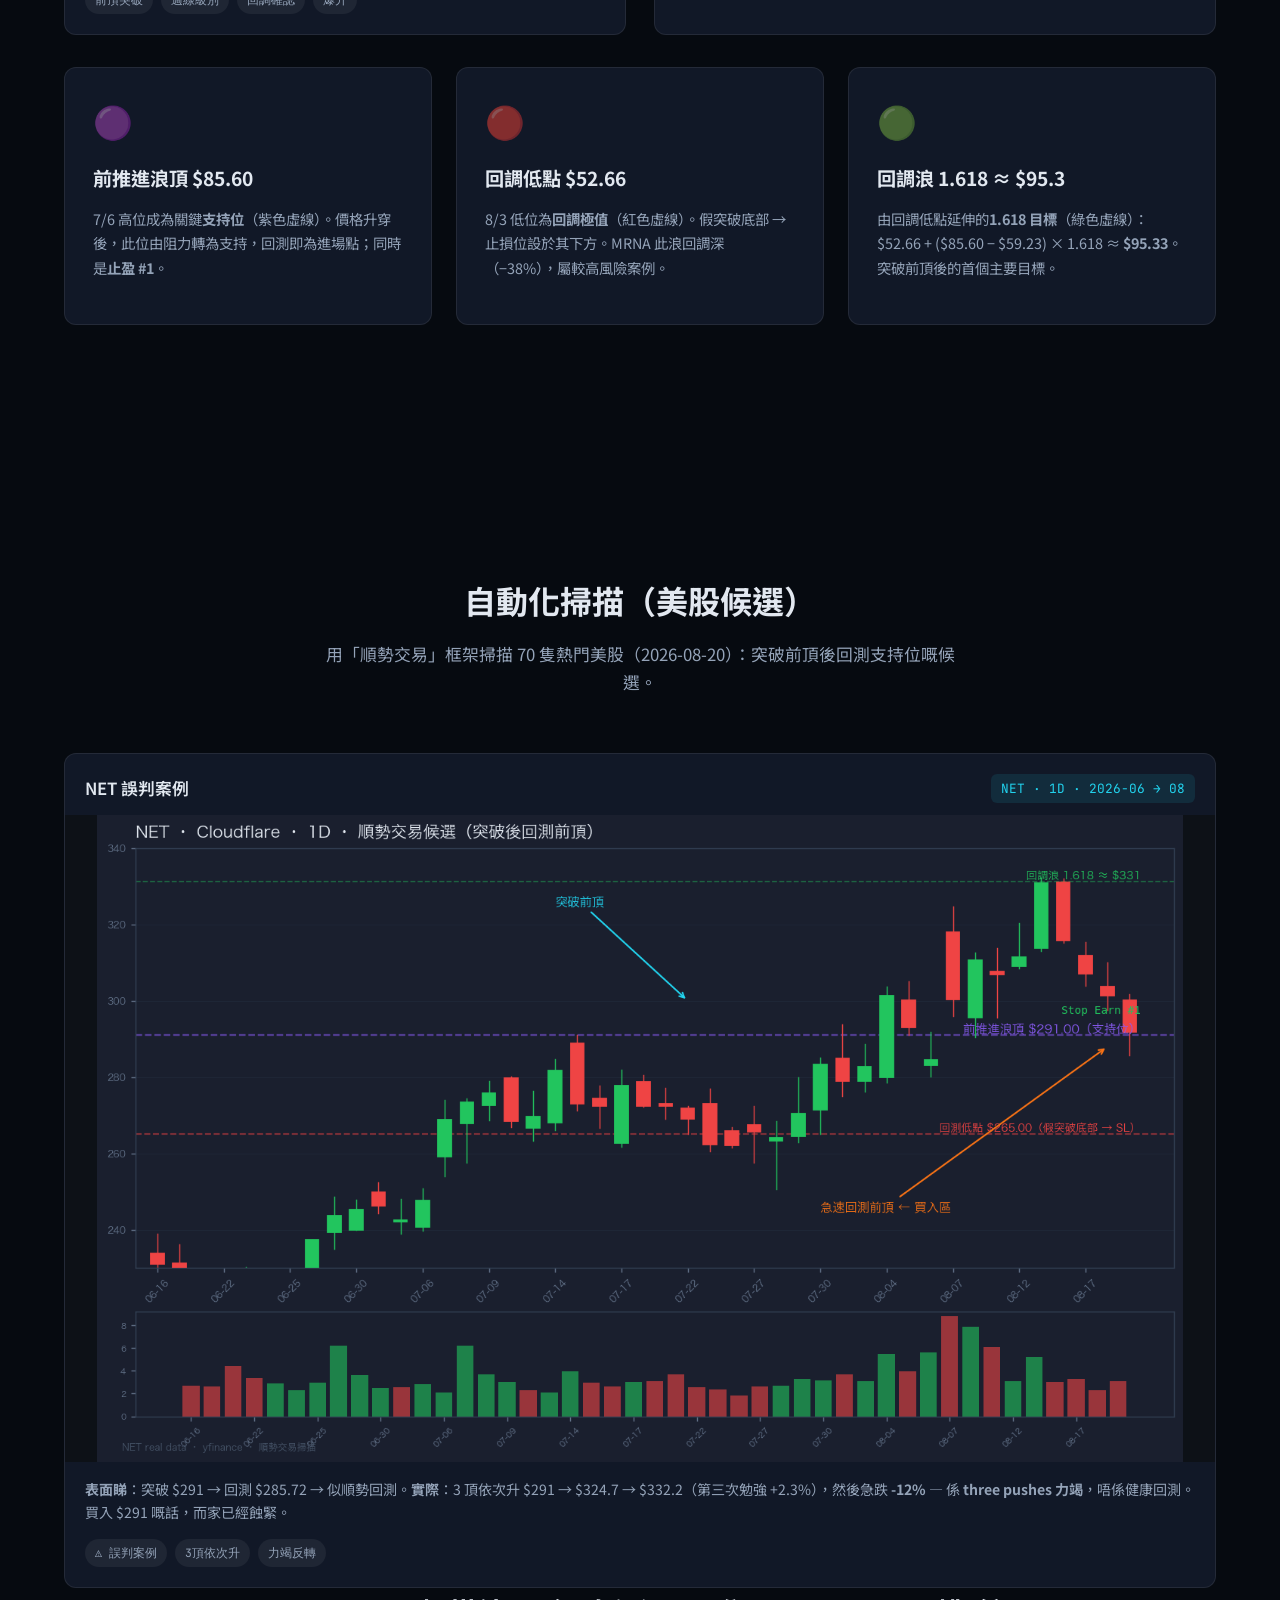
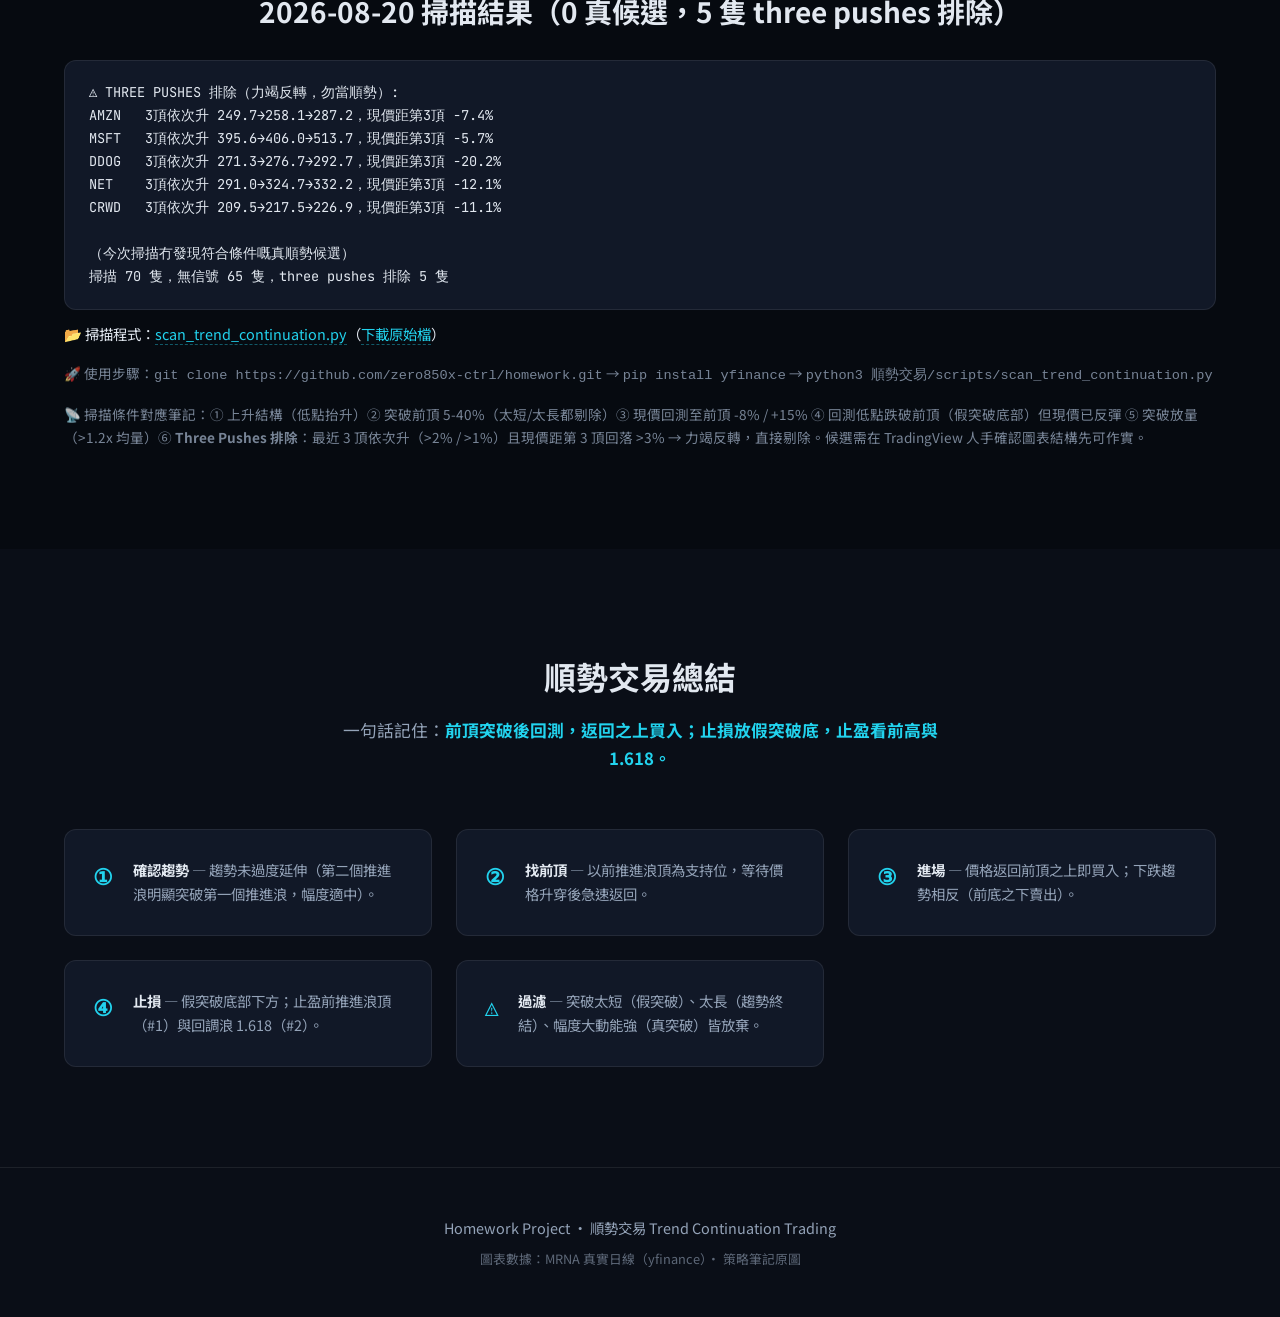
<file: 順勢交易/index.html>
<!DOCTYPE html>
<html lang="zh-Hant">
<head>
  <meta charset="UTF-8" />
  <meta name="viewport" content="width=device-width, initial-scale=1.0" />
  <title>順勢交易 | Trend Continuation Trading</title>
  <link rel="stylesheet" href="../styles.css" />
  <link rel="preconnect" href="https://fonts.googleapis.com" />
  <link rel="preconnect" href="https://fonts.gstatic.com" crossorigin />
  <link href="https://fonts.googleapis.com/css2?family=Noto+Sans+TC:wght@300;400;500;700;900&family=JetBrains+Mono:wght@400;600&display=swap" rel="stylesheet" />
</head>
<body>
  <nav class="navbar">
    <div class="nav-brand">
      <span class="brand-icon">🌊</span>
      <span>順勢交易</span>
    </div>
    <ul class="nav-links">
      <li><a href="#strategy">策略描述</a></li>
      <li><a href="#notes">筆記原圖</a></li>
      <li><a href="#entry">進出場規則</a></li>
      <li><a href="#attention">注意重點</a></li>
      <li><a href="#three-pushes">Three Pushes</a></li>
      <li><a href="#case">MRNA 案例</a></li>
      <li><a href="#scan">美股掃描</a></li>
      <li><a href="../順勢交易part2/">Part 2</a></li>
      <li><a href="#summary">總結</a></li>
    </ul>
  </nav>

  <header class="hero">
    <div class="hero-bg"></div>
    <div class="hero-content">
      <p class="hero-tag">Trend Continuation Trading · 順勢交易</p>
      <h1>趨勢未過度延伸時<br /><span class="gradient-text">於前頂之上順勢進場</span></h1>
      <p class="hero-desc">
        趨勢延續的核心：找出一支持位（前頂位置），當價格<strong>略為升穿前頂後急速返回前頂之上</strong>時買入。
        下跌趨勢相反亦然。止損放於假突破底部，止盈看前推進浪頂與回調浪 1.618。
      </p>
      <div class="hero-stats">
        <div class="stat">
          <span class="stat-num">◐</span>
          <span class="stat-label">全部時間間距</span>
        </div>
        <div class="stat">
          <span class="stat-num">🛡</span>
          <span class="stat-label">假突破底部止損</span>
        </div>
        <div class="stat">
          <span class="stat-num">①</span>
          <span class="stat-label">前推進浪頂</span>
        </div>
        <div class="stat">
          <span class="stat-num">1.618</span>
          <span class="stat-label">回調浪延伸</span>
        </div>
      </div>
    </div>
  </header>

  <section id="strategy" class="section">
    <div class="container">
      <h2 class="section-title">策略描述</h2>
      <p class="section-lead">趨勢延續，於趨勢未出現過度延伸的狀態下，找出一支持位作為進場點。</p>

      <div class="conditions-grid">
        <article class="condition-card">
          <div class="condition-num">01</div>
          <h3>前頂作為支持位</h3>
          <p>選取的支持位是<strong>前頂位置</strong>（前推進浪頂）。前頂被突破後轉為支持，價格回測該位時提供進場機會。</p>
          <div class="condition-check">✓ 支持位 = 前頂（前推進浪頂）</div>
        </article>
        <article class="condition-card">
          <div class="condition-num">02</div>
          <h3>略升穿後急速返回</h3>
          <p>當價格<strong>略為升穿前頂</strong>後<strong>急速返回前頂之上</strong>時買入——即突破後回測確認（Breakout &amp; Retest）。</p>
          <div class="condition-check">✓ 升穿前頂 → 急速返回前頂之上 → 買入</div>
        </article>
        <article class="condition-card">
          <div class="condition-num">03</div>
          <h3>下跌趨勢相反亦然</h3>
          <p>下跌趨勢中，前底作為阻力位，價格略為跌穿前底後急速返回前底之下時賣出。對稱操作。</p>
          <div class="condition-check">✓ 跌穿前底 → 急速返回前底之下 → 賣出</div>
        </article>
      </div>
    </div>
  </section>

  <section id="notes" class="section section-dark">
    <div class="container">
      <h2 class="section-title">筆記原圖</h2>
      <p class="section-lead">策略筆記完整示意圖：突破 → 回測前頂支持位 → 爆升至 1.618。</p>

      <div class="cases-grid">
        <article class="case-card">
          <div class="case-header">
            <h3>順勢交易示意圖</h3>
            <span class="ticker">筆記原圖</span>
          </div>
          <div class="case-chart">
            <img src="../images/trend-continuation-notes.jpg" alt="順勢交易筆記原圖" loading="lazy" />
          </div>
          <p><strong>藍線路徑</strong>：起點低位 → 上升觸及前頂（Fib 0）→ 回落（0.236–0.382）→ 再升突破至 <strong>Fib 1.0</strong>（= 前推進浪頂 / Stop Earn #1）→ <strong>急速回測前頂（Fib 0）</strong>→ 反彈爆升至 <strong>Fib 1.618</strong>（= 回調浪 1.618 / Stop Earn #2）。<strong>買入點</strong>：價格回測前頂後反彈嘅一刻——「急速返回前頂之上」。</p>
          <div class="case-tags"><span>突破回測</span><span>Fib 1.0</span><span>Fib 1.618</span><span>假突破底止損</span></div>
        </article>
      </div>
    </div>
  </section>

  <section id="entry" class="section section-dark">
    <div class="container">
      <h2 class="section-title">進出場規則</h2>
      <p class="section-lead">一套完整的順勢交易，包含四個關鍵位置。</p>

      <div class="smc-grid">
        <div class="smc-item">
          <span class="smc-badge">📥 入場位置</span>
          <h3>支持位置之上</h3>
          <p>價格突破前頂後回測，<strong>返回前頂之上</strong>即為入場點。等待急速返回確認，避免在假突破中進場。</p>
        </div>
        <div class="smc-item zone">
          <span class="smc-badge">🛑 止損位置</span>
          <h3>假突破底部</h3>
          <p>止損設於<strong>假突破的底部</strong>（價格回測時短暫跌破支持位所形成的低點下方）。跌破即離場，風險有限。</p>
        </div>
        <div class="smc-item">
          <span class="smc-badge">🎯 止盈 #1</span>
          <h3>前推進浪頂</h3>
          <p>第一個獲利目標是<strong>前推進浪頂</strong>（Stop Earn #1）——之前推進浪的高點，突破後成為目標阻力。</p>
        </div>
        <div class="smc-item zone">
          <span class="smc-badge">🚀 止盈 #2</span>
          <h3>回調浪 1.618</h3>
          <p>第二個獲利目標是<strong>回調浪的 1.618 延伸</strong>（Stop Earn #2）——斐波那契延伸目標，捕捉趨勢的主升段。</p>
        </div>
      </div>
    </div>
  </section>

  <section id="attention" class="section">
    <div class="container">
      <h2 class="section-title">注意重點</h2>
      <p class="section-lead">第二個推進浪的突破品質，決定這筆交易的成敗。</p>

      <div class="conditions-grid">
        <article class="condition-card">
          <div class="condition-num">📏</div>
          <h3>突破距離不能太短</h3>
          <p>第二個推進浪需要突破第一個推進浪<strong>一段明顯距離</strong>。<strong>太短</strong>會是假突破，做不成突破回測 / 回調，進場點不成立。</p>
          <div class="condition-check">⚠ 太短 → 假突破 → 無回測可做</div>
        </article>
        <article class="condition-card">
          <div class="condition-num">📏</div>
          <h3>突破距離不能太長</h3>
          <p><strong>太長</strong>：趨勢有較高機率終結。高位買入者帳面出現虧損，假突破反彈後他們會傾向止賺 / 止蝕離場——拋壓會壓垮趨勢。</p>
          <div class="condition-check">⚠ 太長 → 趨勢終結 → 高位套牢盤拋售</div>
        </article>
        <article class="condition-card">
          <div class="condition-num">⚡</div>
          <h3>假突破幅度與動能</h3>
          <p>假突破的幅度<strong>不能太多</strong>，Momentum <strong>不能太強</strong>。幅度太大可能是<strong>真突破</strong>（向下），風險增大。</p>
          <div class="condition-check">⚠ 幅度大 + 動能強 → 可能係真突破 → 放棄</div>
        </article>
      </div>
    </div>
  </section>

  <section id="three-pushes" class="section section-dark">
    <div class="container">
      <h2 class="section-title">反面教材：Three Pushes Pattern（三推衰竭）</h2>
      <p class="section-lead">「事不過三」——趨勢末端連續三次推進失敗，即將強烈反轉。同順勢交易結構相似，必須分辨清楚。</p>

      <div class="cases-grid">
        <article class="case-card">
          <div class="case-header">
            <h3>Three Pushes Pattern</h3>
            <span class="ticker">三推衰竭 · 反轉信號</span>
          </div>
          <div class="case-chart">
            <img src="../images/three-pushes-pattern.jpg" alt="Three Pushes Pattern 三推衰竭示意圖" loading="lazy" />
          </div>
          <p><strong>看跌版本（左）</strong>：長期上升趨勢末端 → 三次推升逐次乏力（Higher Highs，第三次勉強新高）→ <strong>Strong Selloff</strong>。<strong>看漲版本（右）</strong>：長期下跌趨勢末端 → 三次推跌逐次乏力（Lower Lows）→ <strong>Strong Rally</strong>。</p>
          <div class="case-tags"><span>事不過三</span><span>趨勢末端</span><span>強烈反轉</span></div>
        </article>
      </div>

      <div class="conditions-grid" style="margin-top:32px;">
        <article class="condition-card">
          <div class="condition-num">🔺</div>
          <h3>順勢交易 vs Three Pushes</h3>
          <p><strong>順勢</strong>：突破前頂係<strong>一次過</strong>放量突破，回測淺（急速返回前頂之上），結構健康。<strong>Three Pushes</strong>：三次推升<strong>逐次乏力</strong>，第三次勉強新高後急跌 — 呢個係力竭，唔係回測。</p>
          <div class="condition-check">✓ 分辨關鍵：突破次數 + 回落幅度</div>
        </article>
        <article class="condition-card">
          <div class="condition-num">🖥</div>
          <h3>CRWD 實例（2026-08）</h3>
          <p><strong>3 頂依次升</strong>：$209.5 → $217.5 → $226.9（第三次勉強 +4%），然後急跌 <strong>-11%</strong> 至 $201.6。呢個唔係「回測前頂」，係<strong>三次推升失敗 → 準備 selloff</strong>。</p>
          <div class="condition-check">⚠ 3 頂依次升 + 回落 &gt;3% → three pushes → 勿當順勢</div>
        </article>
        <article class="condition-card">
          <div class="condition-num">📡</div>
          <h3>掃描器自動排除</h3>
          <p>掃描 script 已加入 <strong>three pushes 過濾</strong>：最近 3 個 swing high 依次升高（&gt;2%、&gt;1%）且現價距第 3 頂回落 &gt;3%，直接標記排除，唔會再誤報為順勢候選。</p>
          <div class="condition-check">✓ scan_trend_continuation.py 已更新</div>
        </article>
      </div>
    </div>
  </section>

  <section id="case" class="section section-dark">
    <div class="container">
      <h2 class="section-title">實戰案例：MRNA（Moderna）</h2>
      <p class="section-lead">2026 年 6–8 月真實數據，展示「前推進浪頂 → 回調 → 突破 → 目標」的完整結構。</p>

      <div class="cases-grid">
        <article class="case-card">
          <div class="case-header">
            <h3>Moderna</h3>
            <span class="ticker">MRNA · 1W · NASDAQ</span>
          </div>
          <div class="case-chart">
            <img src="../images/mrna-weekly-tradingview.jpg" alt="MRNA 週線 TradingView 順勢交易案例" loading="lazy" />
          </div>
          <p><strong>大級別結構（週線）</strong>：2021 歷史高位 → 2022–2025 長期下跌至 ~$40 → 2025–2026 底部盤整。藍色結構線顯示價格突破水平阻力（前頂，~$65）後回調確認，再爆升突破——<strong>前頂突破回測</strong>喺週線級別完整呈現。2026-08-19 現價 <strong>$174.38</strong>（+176.97%），隔夜 $158.63，成交 211.84M。</p>
          <div class="case-tags"><span>前頂突破</span><span>週線級別</span><span>回調確認</span><span>爆升</span></div>
        </article>

        <article class="case-card">
          <div class="case-header">
            <h3>Moderna（日線細節）</h3>
            <span class="ticker">MRNA · 1D · 2026-06-22 → 08-19</span>
          </div>
          <div class="case-chart">
            <img src="../images/mrna-trend-continuation.png" alt="MRNA 順勢交易案例圖表" loading="lazy" />
          </div>
          <p><strong>推進浪 ①</strong>：6/26 起 $59.23 → 7/6 前推進浪頂 <strong>$85.60</strong>（+45%）。<strong>回調</strong>：7/7 起回落至 8/3 低位 <strong>$52.66</strong>（−38%，深度回調）。<strong>推進浪 ②</strong>：8 月中重新上升，8/19 爆升突破前頂 $85.60 至 $176.7。</p>
          <div class="case-tags"><span>前頂支持</span><span>突破回測</span><span>1.618 延伸</span></div>
        </article>
      </div>

      <div class="conditions-grid" style="margin-top:32px;">
        <article class="condition-card">
          <div class="condition-num">🟣</div>
          <h3>前推進浪頂 $85.60</h3>
          <p>7/6 高位成為關鍵<strong>支持位</strong>（紫色虛線）。價格升穿後，此位由阻力轉為支持，回測即為進場點；同時是<strong>止盈 #1</strong>。</p>
        </article>
        <article class="condition-card">
          <div class="condition-num">🔴</div>
          <h3>回調低點 $52.66</h3>
          <p>8/3 低位為<strong>回調極值</strong>（紅色虛線）。假突破底部 → 止損位設於其下方。MRNA 此浪回調深（−38%），屬較高風險案例。</p>
        </article>
        <article class="condition-card">
          <div class="condition-num">🟢</div>
          <h3>回調浪 1.618 ≈ $95.3</h3>
          <p>由回調低點延伸的<strong>1.618 目標</strong>（綠色虛線）：$52.66 + ($85.60 − $59.23) × 1.618 ≈ <strong>$95.33</strong>。突破前頂後的首個主要目標。</p>
        </article>
      </div>
    </div>
  </section>

  <section id="scan" class="section section-dark">
    <div class="container">
      <h2 class="section-title">自動化掃描（美股候選）</h2>
      <p class="section-lead">用「順勢交易」框架掃描 70 隻熱門美股（2026-08-20）：突破前頂後回測支持位嘅候選。</p>

      <div class="cases-grid">
        <article class="case-card">
          <div class="case-header">
            <h3>NET 誤判案例</h3>
            <span class="ticker">NET · 1D · 2026-06 → 08</span>
          </div>
          <div class="case-chart">
            <img src="../images/net-trend-continuation.png" alt="NET 誤判案例圖表" loading="lazy" />
          </div>
          <p><strong>表面睇</strong>：突破 $291 → 回測 $285.72 → 似順勢回測。<strong>實際</strong>：3 頂依次升 $291 → $324.7 → $332.2（第三次勉強 +2.3%），然後急跌 <strong>-12%</strong> — 係 <strong>three pushes 力竭</strong>，唔係健康回測。買入 $291 嘅話，而家已經蝕緊。</p>
          <div class="case-tags"><span>⚠ 誤判案例</span><span>3頂依次升</span><span>力竭反轉</span></div>
        </article>
      </div>

      <h2 class="subsection-title">2026-08-20 掃描結果（0 真候選，5 隻 three pushes 排除）</h2>
      <div class="tool-code"><pre>⚠️ THREE PUSHES 排除（力竭反轉，勿當順勢）:
AMZN   3頂依次升 249.7→258.1→287.2，現價距第3頂 -7.4%
MSFT   3頂依次升 395.6→406.0→513.7，現價距第3頂 -5.7%
DDOG   3頂依次升 271.3→276.7→292.7，現價距第3頂 -20.2%
NET    3頂依次升 291.0→324.7→332.2，現價距第3頂 -12.1%
CRWD   3頂依次升 209.5→217.5→226.9，現價距第3頂 -11.1%

（今次掃描冇發現符合條件嘅真順勢候選）
掃描 70 隻，無信號 65 隻，three pushes 排除 5 隻</pre></div>

      <div class="tool-links">
        📂 掃描程式：<a href="https://github.com/zero850x-ctrl/homework/blob/master/順勢交易/scripts/scan_trend_continuation.py" target="_blank" rel="noopener">scan_trend_continuation.py</a>（<a href="https://raw.githubusercontent.com/zero850x-ctrl/homework/master/順勢交易/scripts/scan_trend_continuation.py" target="_blank" rel="noopener">下載原始檔</a>）
      </div>

      <p class="tool-note">
        🚀 使用步驟：<code>git clone https://github.com/zero850x-ctrl/homework.git</code> → <code>pip install yfinance</code> → <code>python3 順勢交易/scripts/scan_trend_continuation.py</code>
      </p>

      <p class="tool-note">
        📡 掃描條件對應筆記：① 上升結構（低點抬升）② 突破前頂 5-40%（太短/太長都剔除）③ 現價回測至前頂 -8% / +15% ④ 回測低點跌破前頂（假突破底部）但現價已反彈 ⑤ 突破放量（&gt;1.2x 均量）⑥ <b>Three Pushes 排除</b>：最近 3 頂依次升（&gt;2% / &gt;1%）且現價距第 3 頂回落 &gt;3% → 力竭反轉，直接剔除。候選需在 TradingView 人手確認圖表結構先可作實。
      </p>
    </div>
  </section>

  <section id="summary" class="section">
    <div class="container">
      <h2 class="section-title">順勢交易總結</h2>
      <p class="section-lead">一句話記住：<strong>前頂突破後回測，返回之上買入；止損放假突破底，止盈看前高與 1.618。</strong></p>

      <div class="rules-grid">
        <div class="rule">
          <span class="rule-num">①</span>
          <p><strong>確認趨勢</strong> — 趨勢未過度延伸（第二個推進浪明顯突破第一個推進浪，幅度適中）。</p>
        </div>
        <div class="rule">
          <span class="rule-num">②</span>
          <p><strong>找前頂</strong> — 以前推進浪頂為支持位，等待價格升穿後急速返回。</p>
        </div>
        <div class="rule">
          <span class="rule-num">③</span>
          <p><strong>進場</strong> — 價格返回前頂之上即買入；下跌趨勢相反（前底之下賣出）。</p>
        </div>
        <div class="rule">
          <span class="rule-num">④</span>
          <p><strong>止損</strong> — 假突破底部下方；止盈前推進浪頂（#1）與回調浪 1.618（#2）。</p>
        </div>
        <div class="rule">
          <span class="rule-num">⚠</span>
          <p><strong>過濾</strong> — 突破太短（假突破）、太長（趨勢終結）、幅度大動能強（真突破）皆放棄。</p>
        </div>
      </div>
    </div>
  </section>

  <footer class="footer">
    <div class="container">
      <p>Homework Project · 順勢交易 Trend Continuation Trading</p>
      <p class="footer-sub">圖表數據：MRNA 真實日線（yfinance）· 策略筆記原圖</p>
    </div>
  </footer>

  <script src="../script.js"></script>
</body>
</html>
</file>
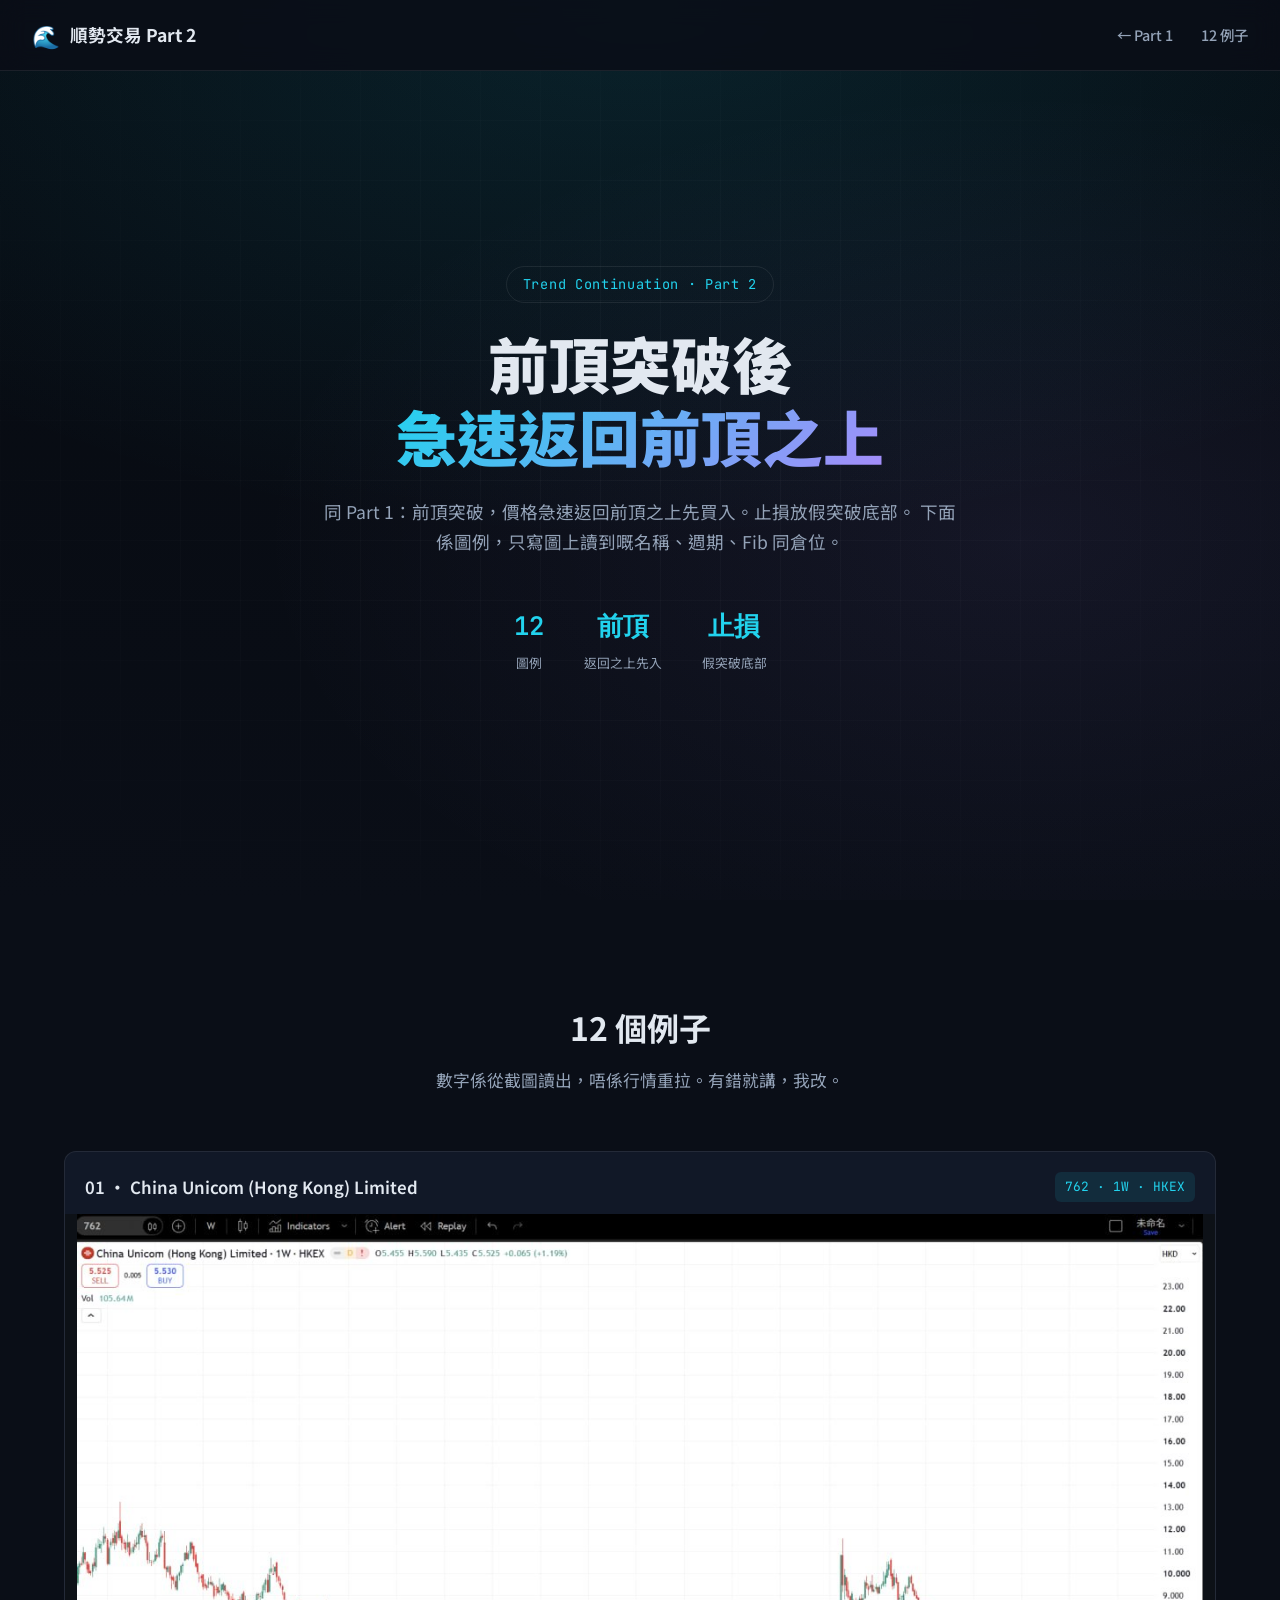
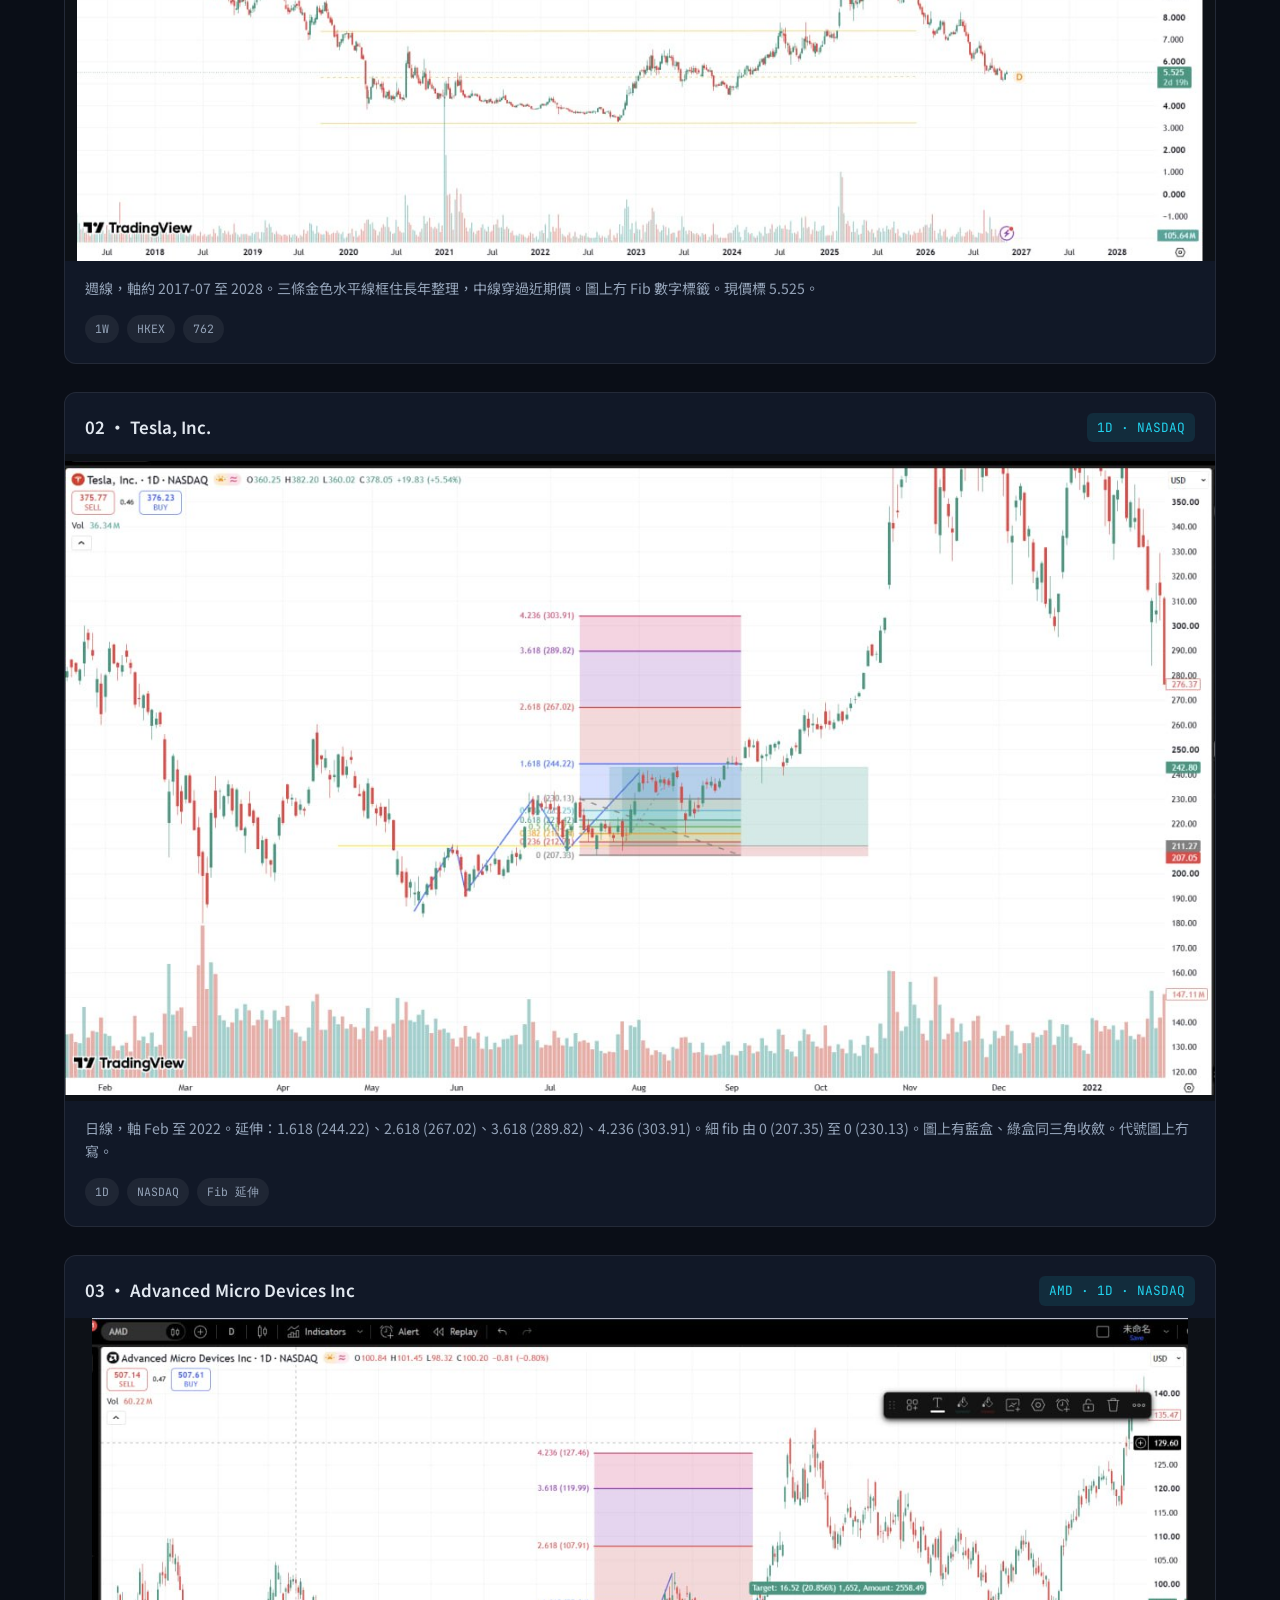
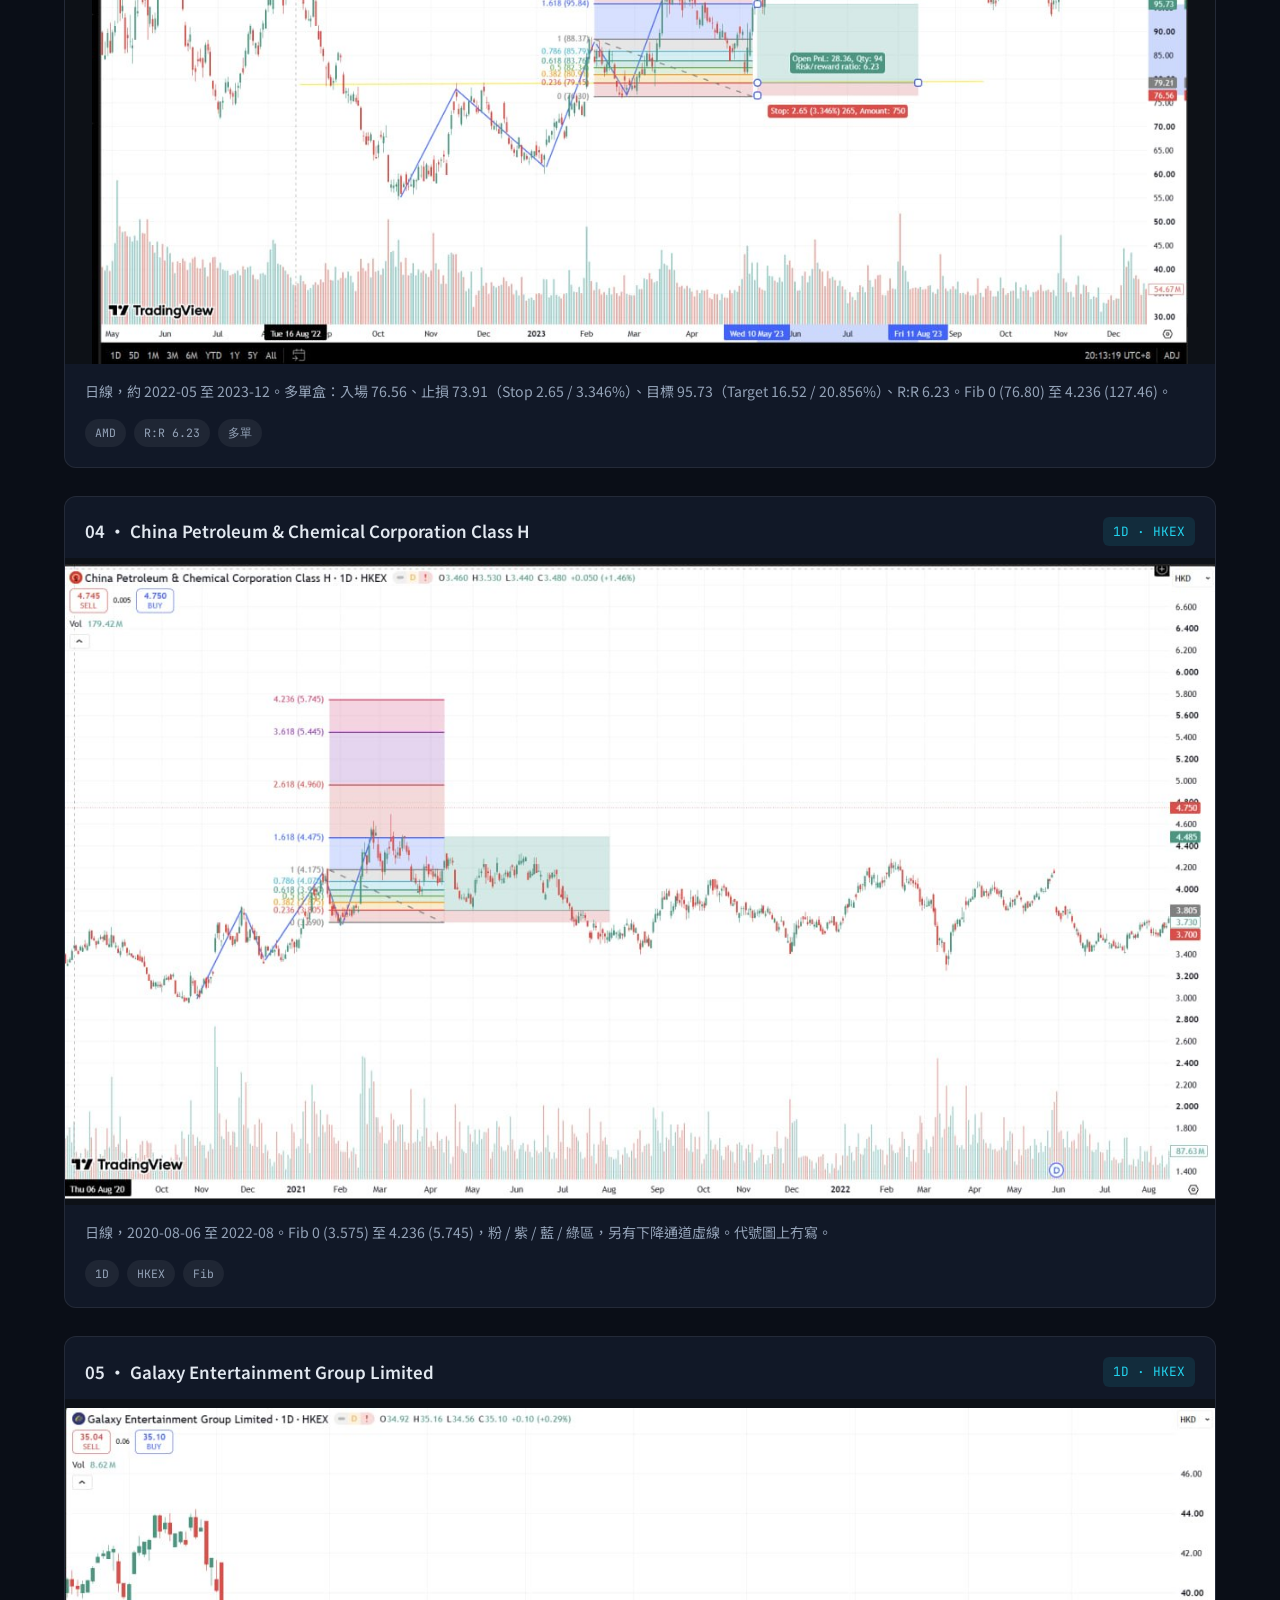
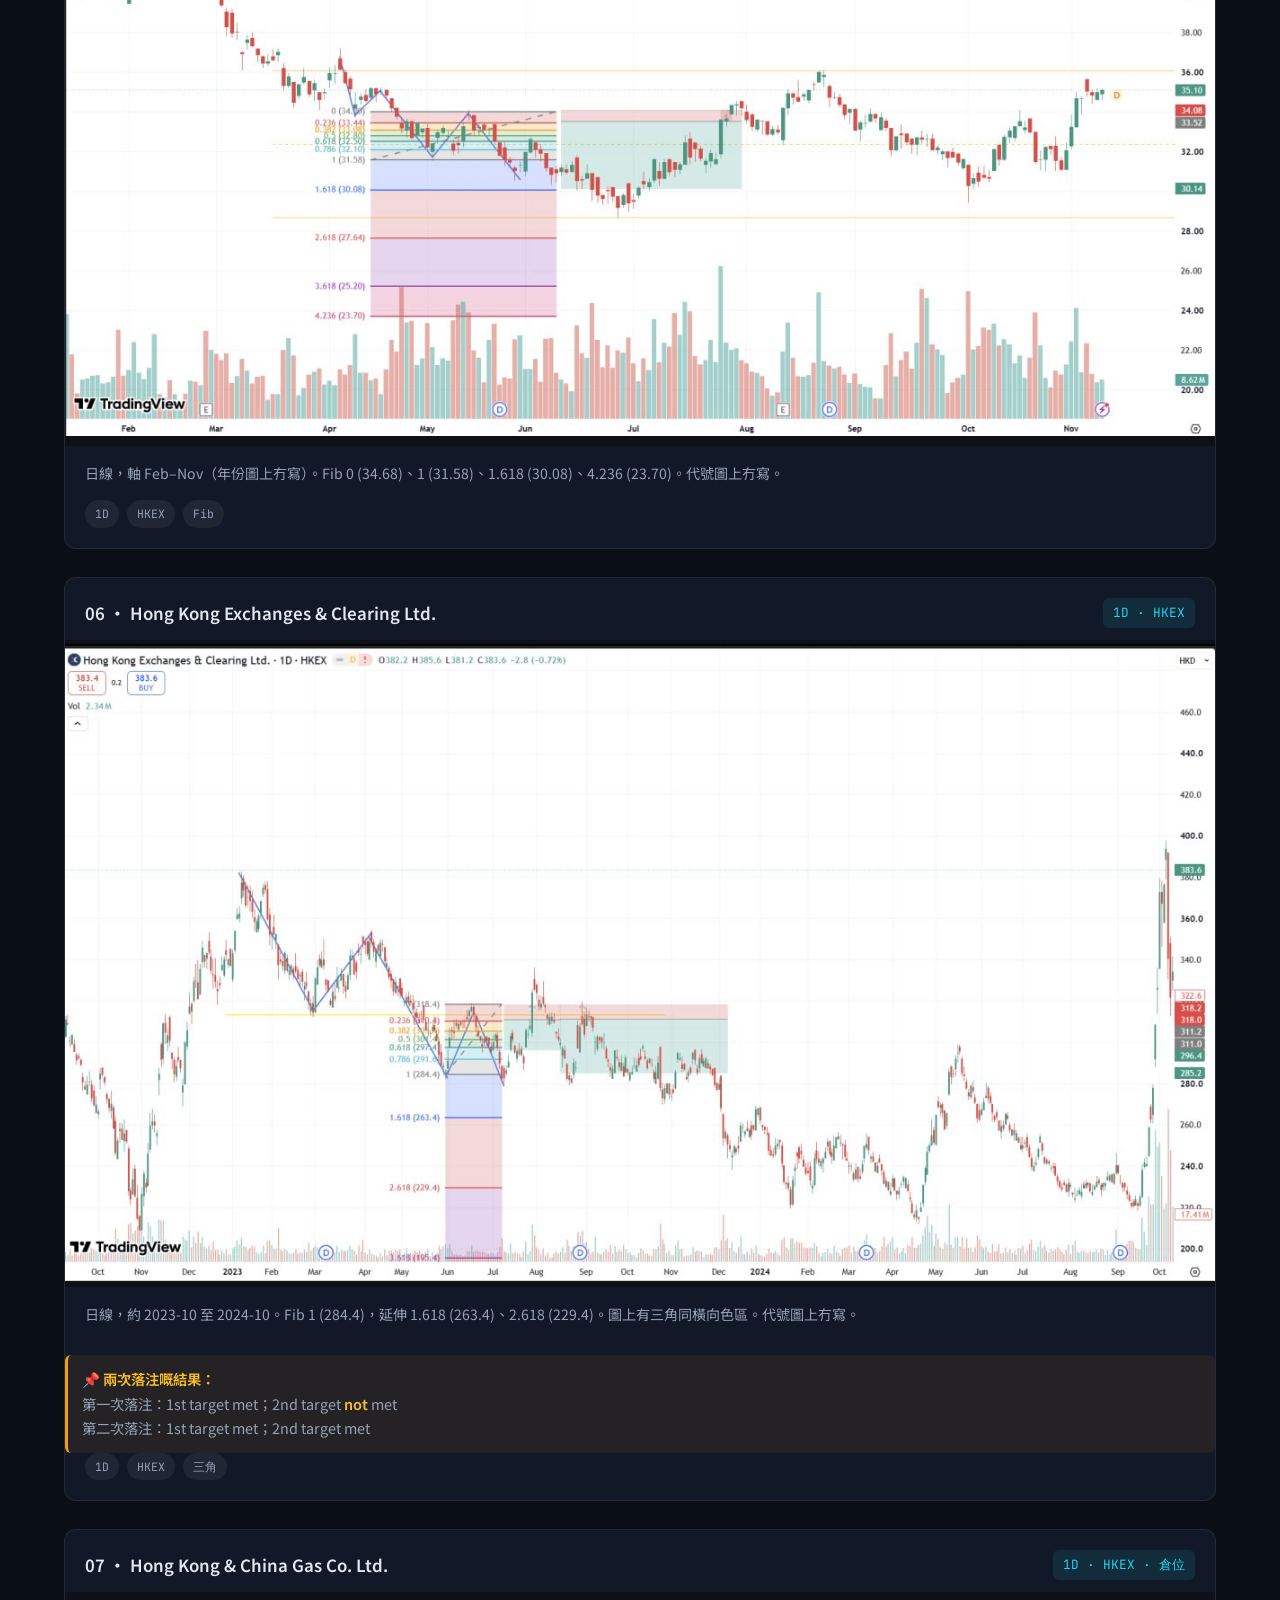
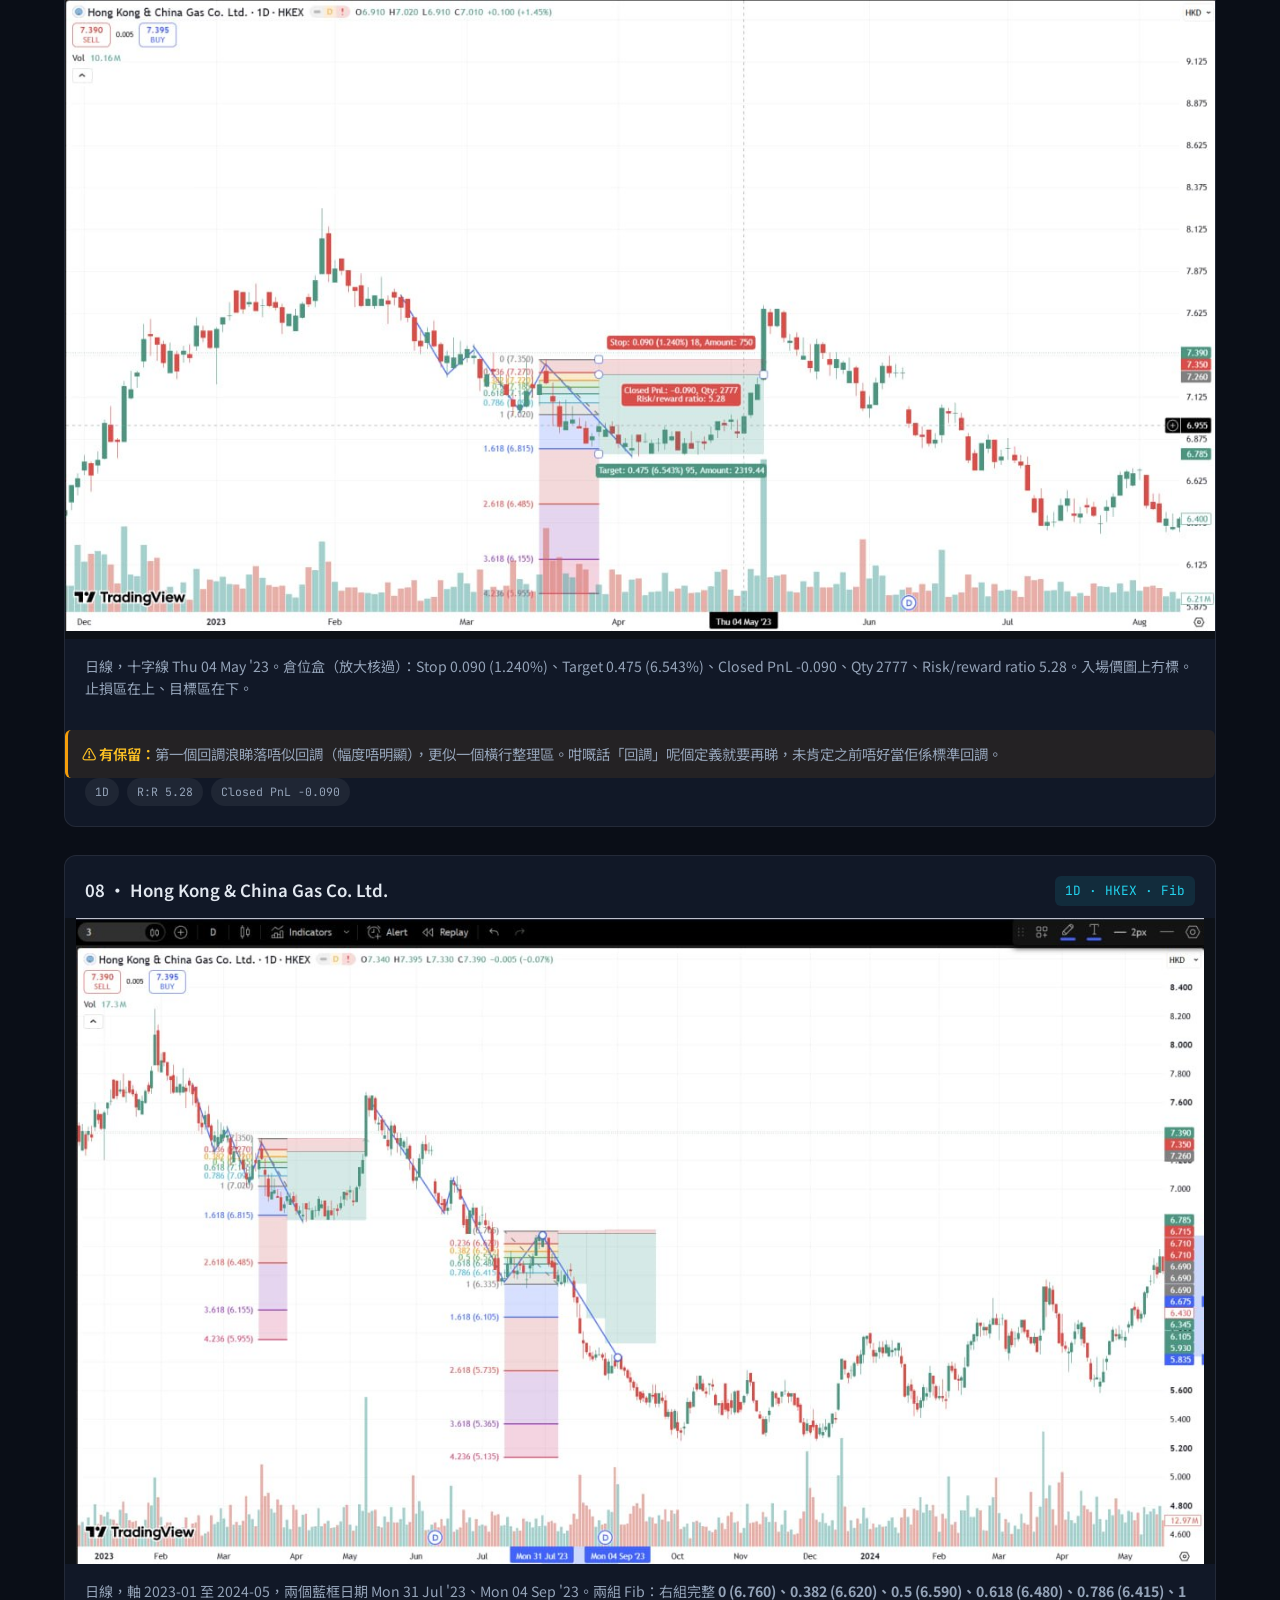
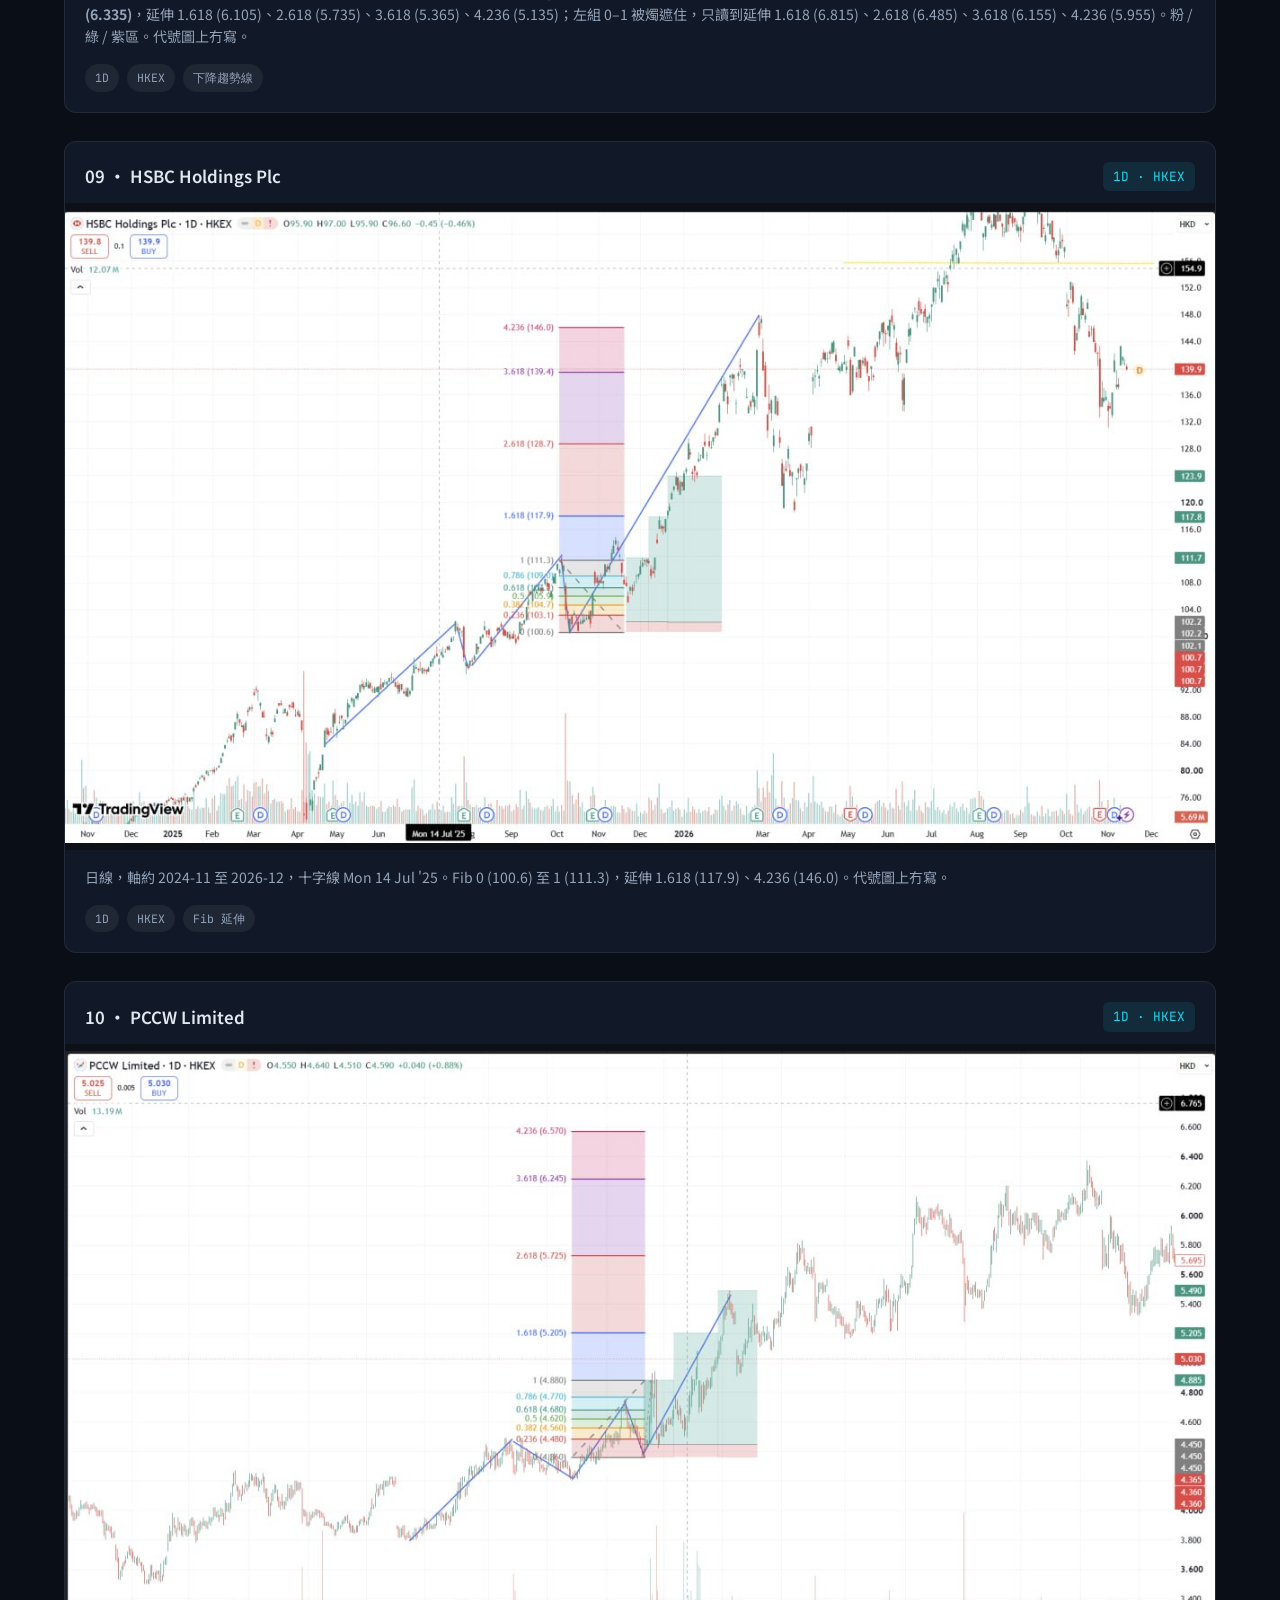
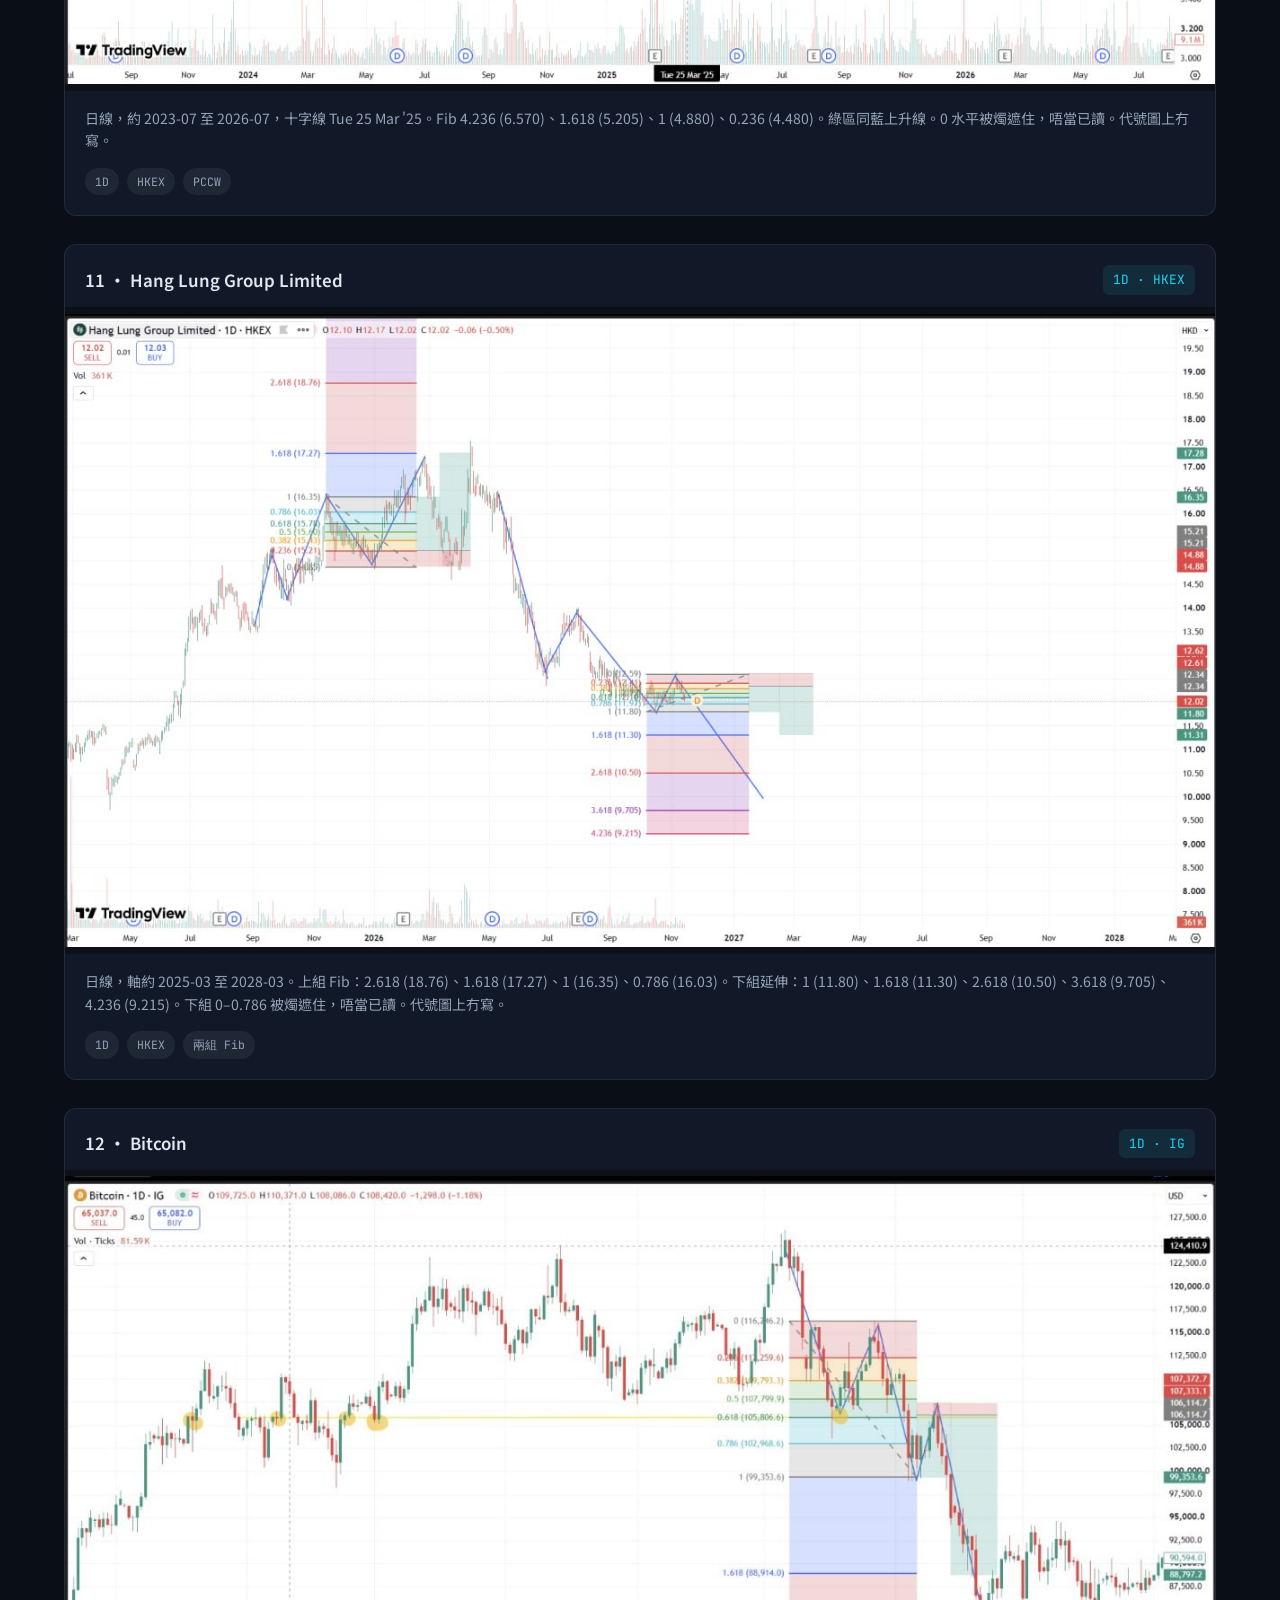
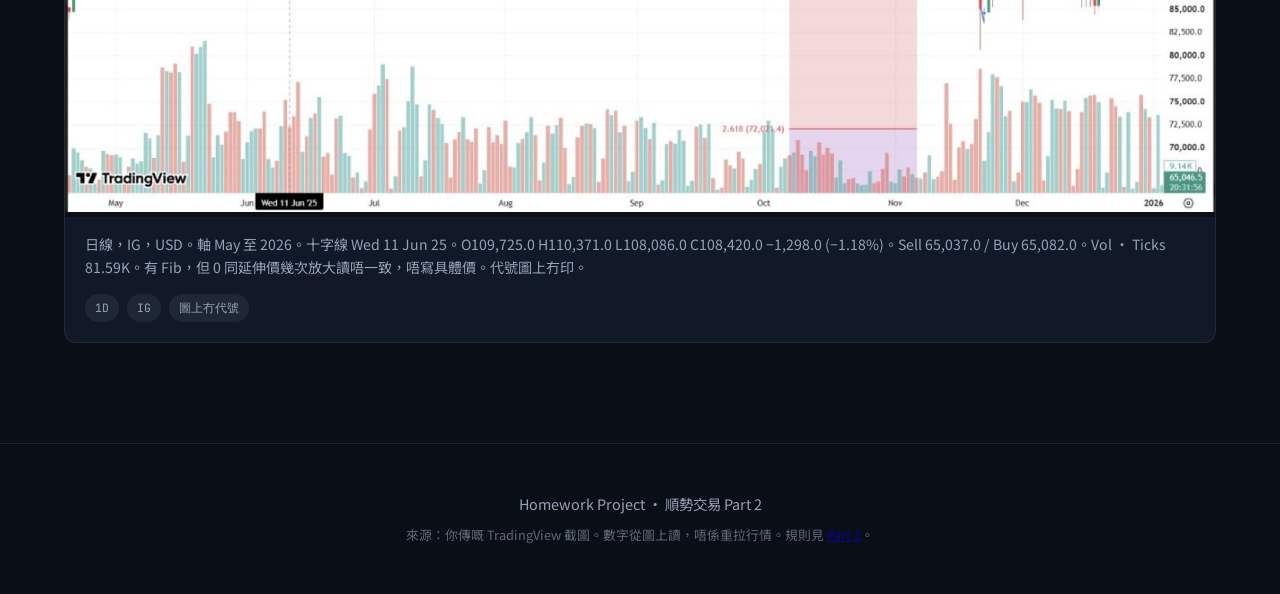
<file: 順勢交易part2/index.html>
<!DOCTYPE html>
<html lang="zh-Hant">
<head>
  <meta charset="UTF-8" />
  <meta name="viewport" content="width=device-width, initial-scale=1.0" />
  <title>順勢交易 Part 2 | 前頂之上順勢進場</title>
  <link rel="stylesheet" href="../styles.css" />
  <link rel="preconnect" href="https://fonts.googleapis.com" />
  <link rel="preconnect" href="https://fonts.gstatic.com" crossorigin />
  <link href="https://fonts.googleapis.com/css2?family=Noto+Sans+TC:wght@300;400;500;700;900&family=JetBrains+Mono:wght@400;600&display=swap" rel="stylesheet" />
</head>
<body>
  <nav class="navbar">
    <div class="nav-brand">
      <span class="brand-icon">🌊</span>
      <span>順勢交易 Part 2</span>
    </div>
    <ul class="nav-links">
      <li><a href="../順勢交易/">← Part 1</a></li>
      <li><a href="#cases">12 例子</a></li>
    </ul>
  </nav>

  <header class="hero">
    <div class="hero-bg"></div>
    <div class="hero-content">
      <p class="hero-tag">Trend Continuation · Part 2</p>
      <h1>前頂突破後<br /><span class="gradient-text">急速返回前頂之上</span></h1>
      <p class="hero-desc">
        同 Part 1：前頂突破，價格急速返回前頂之上先買入。止損放假突破底部。
        下面係圖例，只寫圖上讀到嘅名稱、週期、Fib 同倉位。
      </p>
      <div class="hero-stats">
        <div class="stat">
          <span class="stat-num">12</span>
          <span class="stat-label">圖例</span>
        </div>
        <div class="stat">
          <span class="stat-num">前頂</span>
          <span class="stat-label">返回之上先入</span>
        </div>
        <div class="stat">
          <span class="stat-num">止損</span>
          <span class="stat-label">假突破底部</span>
        </div>
      </div>
    </div>
  </header>

  <section id="cases" class="section">
    <div class="container">
      <h2 class="section-title">12 個例子</h2>
      <p class="section-lead">數字係從截圖讀出，唔係行情重拉。有錯就講，我改。</p>
      <div class="cases-grid" style="grid-template-columns:1fr;">

        <article class="case-card">
          <div class="case-header"><h3>01 · China Unicom (Hong Kong) Limited</h3><span class="ticker">762 · 1W · HKEX</span></div>
          <div class="case-chart"><img src="../images/順勢交易part2/01.jpg" alt="762 China Unicom 1W" /></div>
          <p>週線，軸約 2017-07 至 2028。三條金色水平線框住長年整理，中線穿過近期價。圖上冇 Fib 數字標籤。現價標 5.525。</p>
          <div class="case-tags"><span>1W</span><span>HKEX</span><span>762</span></div>
        </article>

        <article class="case-card">
          <div class="case-header"><h3>02 · Tesla, Inc.</h3><span class="ticker">1D · NASDAQ</span></div>
          <div class="case-chart"><img src="../images/順勢交易part2/02.jpg" alt="Tesla 1D NASDAQ" /></div>
          <p>日線，軸 Feb 至 2022。延伸：1.618 (244.22)、2.618 (267.02)、3.618 (289.82)、4.236 (303.91)。細 fib 由 0 (207.35) 至 0 (230.13)。圖上有藍盒、綠盒同三角收斂。代號圖上冇寫。</p>
          <div class="case-tags"><span>1D</span><span>NASDAQ</span><span>Fib 延伸</span></div>
        </article>

        <article class="case-card">
          <div class="case-header"><h3>03 · Advanced Micro Devices Inc</h3><span class="ticker">AMD · 1D · NASDAQ</span></div>
          <div class="case-chart"><img src="../images/順勢交易part2/03.jpg" alt="AMD 1D" /></div>
          <p>日線，約 2022-05 至 2023-12。多單盒：入場 76.56、止損 73.91（Stop 2.65 / 3.346%）、目標 95.73（Target 16.52 / 20.856%）、R:R 6.23。Fib 0 (76.80) 至 4.236 (127.46)。</p>
          <div class="case-tags"><span>AMD</span><span>R:R 6.23</span><span>多單</span></div>
        </article>

        <article class="case-card">
          <div class="case-header"><h3>04 · China Petroleum &amp; Chemical Corporation Class H</h3><span class="ticker">1D · HKEX</span></div>
          <div class="case-chart"><img src="../images/順勢交易part2/04.jpg" alt="Sinopec H 1D" /></div>
          <p>日線，2020-08-06 至 2022-08。Fib 0 (3.575) 至 4.236 (5.745)，粉 / 紫 / 藍 / 綠區，另有下降通道虛線。代號圖上冇寫。</p>
          <div class="case-tags"><span>1D</span><span>HKEX</span><span>Fib</span></div>
        </article>

        <article class="case-card">
          <div class="case-header"><h3>05 · Galaxy Entertainment Group Limited</h3><span class="ticker">1D · HKEX</span></div>
          <div class="case-chart"><img src="../images/順勢交易part2/05.jpg" alt="Galaxy Entertainment 1D" /></div>
          <p>日線，軸 Feb–Nov（年份圖上冇寫）。Fib 0 (34.68)、1 (31.58)、1.618 (30.08)、4.236 (23.70)。代號圖上冇寫。</p>
          <div class="case-tags"><span>1D</span><span>HKEX</span><span>Fib</span></div>
        </article>

        <article class="case-card">
          <div class="case-header"><h3>06 · Hong Kong Exchanges &amp; Clearing Ltd.</h3><span class="ticker">1D · HKEX</span></div>
          <div class="case-chart"><img src="../images/順勢交易part2/06.jpg" alt="HKEX Ltd 1D" /></div>
          <p>日線，約 2023-10 至 2024-10。Fib 1 (284.4)，延伸 1.618 (263.4)、2.618 (229.4)。圖上有三角同橫向色區。代號圖上冇寫。</p>
          <div class="case-remark"><strong>📌 兩次落注嘅結果：</strong><br />第一次落注：1st target met；2nd target <strong>not</strong> met<br />第二次落注：1st target met；2nd target met</div>
          <div class="case-tags"><span>1D</span><span>HKEX</span><span>三角</span></div>
        </article>

        <article class="case-card">
          <div class="case-header"><h3>07 · Hong Kong &amp; China Gas Co. Ltd.</h3><span class="ticker">1D · HKEX · 倉位</span></div>
          <div class="case-chart"><img src="../images/順勢交易part2/07.jpg" alt="Towngas position 1D" /></div>
          <p>日線，十字線 Thu 04 May '23。倉位盒（放大核過）：Stop 0.090 (1.240%)、Target 0.475 (6.543%)、Closed PnL -0.090、Qty 2777、Risk/reward ratio 5.28。入場價圖上冇標。止損區在上、目標區在下。</p>
          <div class="case-remark"><strong>⚠️ 有保留：</strong>第一個回調浪睇落唔似回調（幅度唔明顯），更似一個橫行整理區。咁嘅話「回調」呢個定義就要再睇，未肯定之前唔好當佢係標準回調。</div>
          <div class="case-tags"><span>1D</span><span>R:R 5.28</span><span>Closed PnL -0.090</span></div>
        </article>

        <article class="case-card">
          <div class="case-header"><h3>08 · Hong Kong &amp; China Gas Co. Ltd.</h3><span class="ticker">1D · HKEX · Fib</span></div>
          <div class="case-chart"><img src="../images/順勢交易part2/08.jpg" alt="Towngas 1D 兩組 Fib" /></div>
          <p>日線，軸 2023-01 至 2024-05，兩個藍框日期 Mon 31 Jul '23、Mon 04 Sep '23。兩組 Fib：右組完整 <strong>0 (6.760)、0.382 (6.620)、0.5 (6.590)、0.618 (6.480)、0.786 (6.415)、1 (6.335)</strong>，延伸 1.618 (6.105)、2.618 (5.735)、3.618 (5.365)、4.236 (5.135)；左組 0–1 被燭遮住，只讀到延伸 1.618 (6.815)、2.618 (6.485)、3.618 (6.155)、4.236 (5.955)。粉 / 綠 / 紫區。代號圖上冇寫。</p>
          <div class="case-tags"><span>1D</span><span>HKEX</span><span>下降趨勢線</span></div>
        </article>

        <article class="case-card">
          <div class="case-header"><h3>09 · HSBC Holdings Plc</h3><span class="ticker">1D · HKEX</span></div>
          <div class="case-chart"><img src="../images/順勢交易part2/09.jpg" alt="HSBC 1D" /></div>
          <p>日線，軸約 2024-11 至 2026-12，十字線 Mon 14 Jul '25。Fib 0 (100.6) 至 1 (111.3)，延伸 1.618 (117.9)、4.236 (146.0)。代號圖上冇寫。</p>
          <div class="case-tags"><span>1D</span><span>HKEX</span><span>Fib 延伸</span></div>
        </article>

        <article class="case-card">
          <div class="case-header"><h3>10 · PCCW Limited</h3><span class="ticker">1D · HKEX</span></div>
          <div class="case-chart"><img src="../images/順勢交易part2/10.jpg" alt="PCCW 1D" /></div>
          <p>日線，約 2023-07 至 2026-07，十字線 Tue 25 Mar '25。Fib 4.236 (6.570)、1.618 (5.205)、1 (4.880)、0.236 (4.480)。綠區同藍上升線。0 水平被燭遮住，唔當已讀。代號圖上冇寫。</p>
          <div class="case-tags"><span>1D</span><span>HKEX</span><span>PCCW</span></div>
        </article>

        <article class="case-card">
          <div class="case-header"><h3>11 · Hang Lung Group Limited</h3><span class="ticker">1D · HKEX</span></div>
          <div class="case-chart"><img src="../images/順勢交易part2/11.jpg" alt="Hang Lung Group 1D" /></div>
          <p>日線，軸約 2025-03 至 2028-03。上組 Fib：2.618 (18.76)、1.618 (17.27)、1 (16.35)、0.786 (16.03)。下組延伸：1 (11.80)、1.618 (11.30)、2.618 (10.50)、3.618 (9.705)、4.236 (9.215)。下組 0–0.786 被燭遮住，唔當已讀。代號圖上冇寫。</p>
          <div class="case-tags"><span>1D</span><span>HKEX</span><span>兩組 Fib</span></div>
        </article>

        <article class="case-card">
          <div class="case-header"><h3>12 · Bitcoin</h3><span class="ticker">1D · IG</span></div>
          <div class="case-chart"><img src="../images/順勢交易part2/12.jpg" alt="Bitcoin 1D IG" /></div>
          <p>日線，IG，USD。軸 May 至 2026。十字線 Wed 11 Jun 25。O109,725.0 H110,371.0 L108,086.0 C108,420.0 −1,298.0 (−1.18%)。Sell 65,037.0 / Buy 65,082.0。Vol · Ticks 81.59K。有 Fib，但 0 同延伸價幾次放大讀唔一致，唔寫具體價。代號圖上冇印。</p>
          <div class="case-tags"><span>1D</span><span>IG</span><span>圖上冇代號</span></div>
        </article>

      </div>
    </div>
  </section>

  <footer class="footer">
    <div class="container">
      <p>Homework Project · 順勢交易 Part 2</p>
      <p class="footer-sub">來源：你傳嘅 TradingView 截圖。數字從圖上讀，唔係重拉行情。規則見 <a href="../順勢交易/">Part 1</a>。</p>
    </div>
  </footer>
  <script src="../script.js"></script>
</body>
</html>
</file>
<file: styles.css>
*, *::before, *::after {
  box-sizing: border-box;
  margin: 0;
  padding: 0;
}

:root {
  --bg: #0a0e17;
  --bg-card: #111827;
  --bg-dark: #060a10;
  --text: #e2e8f0;
  --text-muted: #94a3b8;
  --accent: #22d3ee;
  --accent-2: #a78bfa;
  --green: #22c55e;
  --red: #ef4444;
  --border: rgba(255, 255, 255, 0.08);
  --radius: 12px;
  --font: 'Noto Sans TC', system-ui, sans-serif;
  --mono: 'JetBrains Mono', monospace;
}

html {
  scroll-behavior: smooth;
}

body {
  font-family: var(--font);
  background: var(--bg);
  color: var(--text);
  line-height: 1.7;
}

.container {
  max-width: 1200px;
  margin: 0 auto;
  padding: 0 24px;
}

/* Navbar */
.navbar {
  position: fixed;
  top: 0;
  left: 0;
  right: 0;
  z-index: 100;
  display: flex;
  align-items: center;
  justify-content: space-between;
  padding: 16px 32px;
  background: rgba(10, 14, 23, 0.85);
  backdrop-filter: blur(12px);
  border-bottom: 1px solid var(--border);
}

.nav-brand {
  display: flex;
  align-items: center;
  gap: 10px;
  font-weight: 700;
  font-size: 1.1rem;
}

.brand-icon { font-size: 1.4rem; }

.nav-links {
  display: flex;
  list-style: none;
  gap: 28px;
}

.nav-links a {
  color: var(--text-muted);
  text-decoration: none;
  font-size: 0.9rem;
  font-weight: 500;
  transition: color 0.2s;
}

.nav-links a:hover { color: var(--accent); }

/* Hero */
.hero {
  position: relative;
  min-height: 100vh;
  display: flex;
  align-items: center;
  padding: 120px 32px 80px;
  overflow: hidden;
}

.hero-bg {
  position: absolute;
  inset: 0;
  background:
    radial-gradient(ellipse 80% 60% at 50% 0%, rgba(34, 211, 238, 0.12), transparent),
    radial-gradient(ellipse 60% 50% at 80% 60%, rgba(167, 139, 250, 0.08), transparent),
    linear-gradient(180deg, var(--bg-dark) 0%, var(--bg) 100%);
}

.hero-bg::after {
  content: '';
  position: absolute;
  inset: 0;
  background-image:
    linear-gradient(rgba(255,255,255,0.03) 1px, transparent 1px),
    linear-gradient(90deg, rgba(255,255,255,0.03) 1px, transparent 1px);
  background-size: 60px 60px;
  mask-image: radial-gradient(ellipse 70% 70% at 50% 50%, black, transparent);
}

.hero-content {
  position: relative;
  max-width: 800px;
  margin: 0 auto;
  text-align: center;
}

.hero-tag {
  display: inline-block;
  padding: 6px 16px;
  border: 1px solid var(--border);
  border-radius: 999px;
  font-size: 0.85rem;
  color: var(--accent);
  font-family: var(--mono);
  margin-bottom: 24px;
  letter-spacing: 0.05em;
}

.hero h1 {
  font-size: clamp(2.2rem, 5vw, 3.8rem);
  font-weight: 900;
  line-height: 1.2;
  margin-bottom: 24px;
}

.gradient-text {
  background: linear-gradient(135deg, var(--accent), var(--accent-2));
  -webkit-background-clip: text;
  -webkit-text-fill-color: transparent;
  background-clip: text;
}

.hero-desc {
  font-size: 1.1rem;
  color: var(--text-muted);
  max-width: 640px;
  margin: 0 auto 48px;
}

.hero-stats {
  display: flex;
  justify-content: center;
  gap: 40px;
  flex-wrap: wrap;
}

.stat {
  display: flex;
  flex-direction: column;
  align-items: center;
  gap: 4px;
}

.stat-num {
  font-family: var(--mono);
  font-size: 1.6rem;
  font-weight: 600;
  color: var(--accent);
}

.stat-label {
  font-size: 0.8rem;
  color: var(--text-muted);
}

/* Sections */
.section {
  padding: 100px 0;
}

.section-dark {
  background: var(--bg-dark);
}

.section-title {
  font-size: 2rem;
  font-weight: 700;
  margin-bottom: 12px;
  text-align: center;
}

.section-lead {
  text-align: center;
  color: var(--text-muted);
  max-width: 640px;
  margin: 0 auto 56px;
  font-size: 1.05rem;
}

.section .hero-tag {
  display: block;
  width: fit-content;
  margin: 0 auto 16px;
}

.advanced-block {
  scroll-margin-top: 80px;
}

.advanced-divider {
  margin-top: 80px;
  padding-top: 64px;
  border-top: 1px solid var(--border);
}

.subsection-title {
  font-size: 1.75rem;
  font-weight: 700;
  text-align: center;
  margin-bottom: 12px;
}

.conditions-formula .fail-result {
  color: #f87171;
  border-color: rgba(248, 113, 113, 0.3);
  background: rgba(248, 113, 113, 0.08);
}

.case-card.fail {
  border-color: rgba(248, 113, 113, 0.25);
}

.case-card.fail .ticker {
  background: rgba(248, 113, 113, 0.12);
  color: #f87171;
}

.case-card.fail:hover {
  box-shadow: 0 12px 40px rgba(248, 113, 113, 0.12);
}

/* Conditions */
.conditions-grid {
  display: grid;
  grid-template-columns: repeat(auto-fit, minmax(260px, 1fr));
  gap: 24px;
  margin-bottom: 48px;
}

.condition-card {
  background: var(--bg-card);
  border: 1px solid var(--border);
  border-radius: var(--radius);
  padding: 28px;
  position: relative;
  transition: transform 0.2s, border-color 0.2s;
}

.condition-card:hover {
  transform: translateY(-4px);
  border-color: rgba(34, 211, 238, 0.4);
}

.condition-num {
  font-family: var(--mono);
  font-size: 2rem;
  font-weight: 700;
  color: var(--accent);
  opacity: 0.5;
  margin-bottom: 12px;
}

.condition-card h3 {
  font-size: 1.2rem;
  margin-bottom: 12px;
  color: var(--text);
}

.condition-card p {
  color: var(--text-muted);
  font-size: 0.9rem;
  margin-bottom: 16px;
}

.condition-check {
  font-size: 0.82rem;
  color: var(--green);
  font-family: var(--mono);
  padding: 8px 12px;
  background: rgba(34, 197, 94, 0.1);
  border-radius: 6px;
  border: 1px solid rgba(34, 197, 94, 0.2);
}

.conditions-formula {
  display: flex;
  align-items: center;
  justify-content: center;
  flex-wrap: wrap;
  gap: 12px;
  padding: 28px;
  background: var(--bg-card);
  border: 1px solid var(--border);
  border-radius: var(--radius);
  font-size: 0.95rem;
}

.conditions-formula span {
  padding: 8px 16px;
  background: rgba(255, 255, 255, 0.05);
  border-radius: 8px;
  font-weight: 500;
}

.conditions-formula .plus,
.conditions-formula .equals {
  background: none;
  color: var(--text-muted);
  font-size: 1.2rem;
  padding: 0;
}

.conditions-formula .result {
  background: linear-gradient(135deg, rgba(34, 211, 238, 0.2), rgba(167, 139, 250, 0.2));
  color: var(--accent);
  font-weight: 700;
  border: 1px solid rgba(34, 211, 238, 0.3);
}

.section-lead strong {
  color: var(--accent);
}

/* Cards */
.card-grid {
  display: grid;
  gap: 24px;
}

.card-grid.three {
  grid-template-columns: repeat(auto-fit, minmax(280px, 1fr));
}

.card {
  background: var(--bg-card);
  border: 1px solid var(--border);
  border-radius: var(--radius);
  padding: 32px;
  transition: transform 0.2s, border-color 0.2s;
}

.card:hover {
  transform: translateY(-4px);
  border-color: rgba(34, 211, 238, 0.3);
}

.card-icon {
  font-size: 2rem;
  margin-bottom: 16px;
}

.card h3 {
  font-size: 1.15rem;
  margin-bottom: 10px;
}

.card p {
  color: var(--text-muted);
  font-size: 0.95rem;
}

/* SMC Grid */
.smc-grid {
  display: grid;
  grid-template-columns: repeat(auto-fit, minmax(260px, 1fr));
  gap: 20px;
}

.smc-item {
  background: var(--bg-card);
  border: 1px solid var(--border);
  border-radius: var(--radius);
  padding: 28px;
  position: relative;
  overflow: hidden;
}

.smc-item::before {
  content: '';
  position: absolute;
  top: 0;
  left: 0;
  right: 0;
  height: 3px;
}

.smc-item.bos::before { background: var(--green); }
.smc-item.choch::before { background: var(--red); }
.smc-item.eq::before { background: var(--accent); }
.smc-item.zone::before { background: var(--accent-2); }

.smc-badge {
  display: inline-block;
  font-family: var(--mono);
  font-size: 0.75rem;
  font-weight: 600;
  padding: 4px 10px;
  border-radius: 6px;
  margin-bottom: 14px;
  letter-spacing: 0.04em;
}

.bos .smc-badge { background: rgba(34, 197, 94, 0.15); color: var(--green); }
.choch .smc-badge { background: rgba(239, 68, 68, 0.15); color: var(--red); }
.eq .smc-badge { background: rgba(34, 211, 238, 0.15); color: var(--accent); }
.zone .smc-badge { background: rgba(167, 139, 250, 0.15); color: var(--accent-2); }

.smc-item h3 {
  font-size: 1.05rem;
  margin-bottom: 10px;
  line-height: 1.4;
}

.smc-item p {
  color: var(--text-muted);
  font-size: 0.9rem;
}

/* Fibonacci */
.fib-visual {
  max-width: 600px;
  margin: 0 auto 24px;
  border-radius: var(--radius);
  overflow: hidden;
  border: 1px solid var(--border);
}

.fib-bar {
  display: flex;
  justify-content: space-between;
  align-items: center;
  padding: 14px 20px;
  background: color-mix(in srgb, var(--color) 20%, transparent);
  border-bottom: 1px solid var(--border);
  font-family: var(--mono);
  font-size: 0.9rem;
}

.fib-bar:last-child { border-bottom: none; }

.fib-bar.highlight {
  background: color-mix(in srgb, var(--color) 35%, transparent);
  font-weight: 600;
}

.fib-bar span:last-child {
  color: var(--text-muted);
  font-family: var(--font);
  font-size: 0.85rem;
}

.fib-note {
  text-align: center;
  color: var(--text-muted);
  font-size: 0.9rem;
}

/* Case Cards */
.cases-grid {
  display: grid;
  grid-template-columns: repeat(auto-fit, minmax(340px, 1fr));
  gap: 28px;
}

.case-card {
  background: var(--bg-card);
  border: 1px solid var(--border);
  border-radius: var(--radius);
  overflow: hidden;
  transition: transform 0.2s, box-shadow 0.2s;
}

.case-card:hover {
  transform: translateY(-4px);
  box-shadow: 0 12px 40px rgba(0, 0, 0, 0.4);
}

.case-header {
  display: flex;
  justify-content: space-between;
  align-items: center;
  padding: 20px 20px 12px;
}

.case-header h3 {
  font-size: 1.05rem;
  font-weight: 600;
}

.ticker {
  font-family: var(--mono);
  font-size: 0.8rem;
  padding: 4px 10px;
  background: rgba(34, 211, 238, 0.1);
  color: var(--accent);
  border-radius: 6px;
}

.case-chart {
  position: relative;
  aspect-ratio: 16 / 9;
  background: #1a1f2e;
  overflow: hidden;
}

.case-chart img {
  width: 100%;
  height: 100%;
  object-fit: contain;
  display: block;
  transition: transform 0.3s;
  cursor: zoom-in;
  background: #0d1117;
}

.case-card:hover .case-chart img {
  transform: scale(1.03);
}

.case-card > p {
  padding: 16px 20px;
  color: var(--text-muted);
  font-size: 0.88rem;
  line-height: 1.6;
}

.case-tags {
  display: flex;
  flex-wrap: wrap;
  gap: 8px;
  padding: 0 20px 20px;
}

.case-tags span {
  font-size: 0.72rem;
  padding: 4px 10px;
  border-radius: 999px;
  background: rgba(255, 255, 255, 0.06);
  color: var(--text-muted);
  font-family: var(--mono);
}

/* Rules */
.rules-grid {
  display: grid;
  grid-template-columns: repeat(auto-fit, minmax(300px, 1fr));
  gap: 24px;
}

.rule {
  display: flex;
  gap: 20px;
  padding: 28px;
  background: var(--bg-card);
  border: 1px solid var(--border);
  border-radius: var(--radius);
}

.rule-num {
  font-family: var(--mono);
  font-size: 1.4rem;
  font-weight: 600;
  color: var(--accent);
  flex-shrink: 0;
}

.rule h3 {
  font-size: 1rem;
  margin-bottom: 6px;
}

.rule p {
  color: var(--text-muted);
  font-size: 0.9rem;
}

.rule strong {
  color: var(--text);
}

/* Footer */
.footer {
  padding: 48px 0;
  border-top: 1px solid var(--border);
  text-align: center;
}

.footer p {
  color: var(--text-muted);
  font-size: 0.9rem;
}

.footer-sub {
  margin-top: 8px;
  font-size: 0.8rem !important;
  opacity: 0.6;
}

/* Tool / Automation */
.tool-code {
  background: var(--bg-card);
  border: 1px solid var(--border);
  border-radius: var(--radius);
  padding: 20px 24px;
  margin-top: 24px;
  overflow-x: auto;
}

.tool-code pre {
  margin: 0;
  font-family: 'JetBrains Mono', monospace;
  font-size: 0.85rem;
  line-height: 1.7;
  color: var(--text);
}

.tool-code code {
  font-family: 'JetBrains Mono', monospace;
  white-space: pre;
}

.tool-links {
  margin-top: 12px;
  font-size: 0.9rem;
}

.tool-links a {
  color: var(--accent);
  text-decoration: none;
  border-bottom: 1px dashed rgba(34, 211, 238, 0.4);
}

.tool-links a:hover {
  border-bottom-color: var(--accent);
}

.tool-note {
  margin-top: 16px;
  font-size: 0.85rem;
  color: var(--text-muted);
  opacity: 0.8;
}

/* Responsive */
@media (max-width: 768px) {
  .navbar { padding: 14px 20px; }
  .nav-links { display: none; }
  .hero { padding: 100px 20px 60px; }
  .hero-stats { gap: 24px; }
  .cases-grid { grid-template-columns: 1fr; }
  .section { padding: 72px 0; }
}

/* Case remark / reservation note (added 2026-11-14) */
.case-remark {
  margin-top: 14px;
  padding: 12px 14px;
  border-left: 3px solid #f59e0b;
  border-radius: 6px;
  background: rgba(245, 158, 11, 0.08);
  color: var(--text-muted);
  font-size: 0.9rem;
  line-height: 1.7;
}
.case-remark strong {
  color: #fbbf24;
  font-weight: 600;
}
</file>
